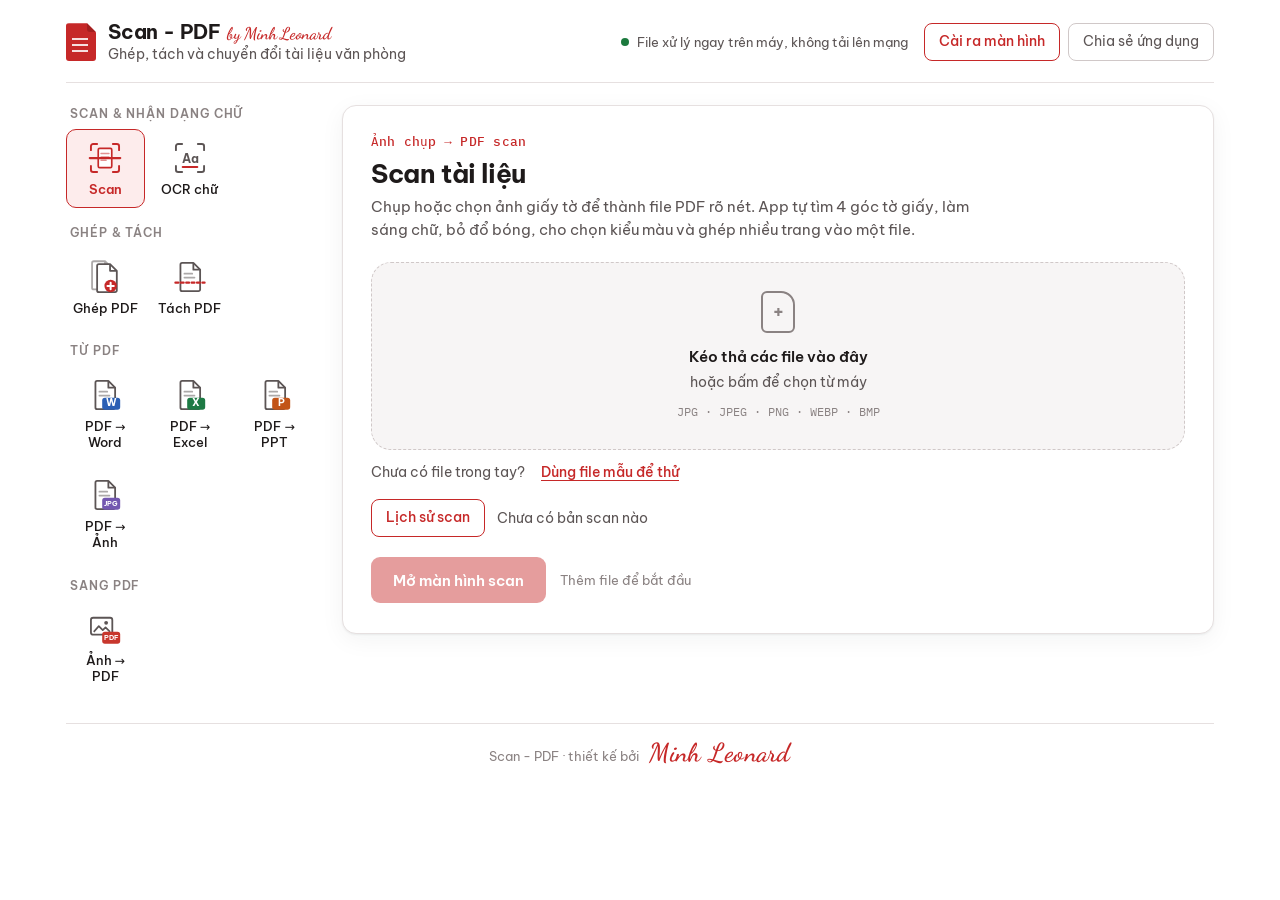
<file: xuong-pdf/index.html>
<!doctype html>
<html lang="vi">
<head>
<meta charset="utf-8">
<meta name="viewport" content="width=device-width,initial-scale=1,viewport-fit=cover">
<title>Scan - PDF</title>
<meta name="author" content="Minh Leonard">
<meta name="description" content="Ghép, tách, chuyển đổi PDF, scan giấy tờ và nhận dạng chữ tiếng Việt ngay trên máy, không tải file lên mạng.">
<meta name="theme-color" content="#FFFFFF">
<meta name="color-scheme" content="light only">
<link rel="manifest" href="manifest.json">
<link rel="icon" type="image/png" sizes="32x32" href="favicon-32.png">
<link rel="apple-touch-icon" href="apple-touch-icon.png">
<meta name="mobile-web-app-capable" content="yes">
<meta name="apple-mobile-web-app-capable" content="yes">
<meta name="apple-mobile-web-app-title" content="Scan - PDF">
<meta name="apple-mobile-web-app-status-bar-style" content="default">
<meta property="og:type" content="website">
<meta property="og:title" content="Scan - PDF">
<meta property="og:description" content="Ghép, tách, chuyển đổi PDF, scan giấy tờ và nhận dạng chữ tiếng Việt ngay trên máy, không tải file lên mạng.">
<meta property="og:image" content="icon-512.png">
<link rel="stylesheet" href="fonts.css">
<style>:root{color-scheme:light;padding-top:env(safe-area-inset-top,0px);padding-bottom:env(safe-area-inset-bottom,0px)}body{margin:0}img{max-width:100%}[hidden]{display:none!important}</style>
<style>
:root{color-scheme:light only}
/* Layout: a rail of tools grouped by job on the left, one working sheet on the right; the rail turns into a scrolling chip row on phones */
:root{
  --paper:#FFFFFF; --sheet:#FFFFFF; --sunk:#F7F5F5; --ink:#1E1A1A; --ink-2:#5C5555; --ink-3:#8A8282;
  --line:#E6E0E0; --line-2:#D0C8C8;
  --accent:#C62828; --accent-hover:#A31F1F; --accent-ink:#FFFFFF; --accent-soft:#FDECEC;
  --warn:#7E4D00; --warn-soft:#FAF0DA; --bad:#B3261E; --bad-soft:#FBE8E6; --ok:#1C7A3E;
  --c-pdf:#C8372D; --c-doc:#2B5FB4; --c-xls:#1D7A44; --c-ppt:#C25418; --c-img:#7357B0;
  --shadow:0 1px 2px rgba(23,32,42,.06), 0 6px 24px rgba(23,32,42,.05);
  --f-ui:"Be Vietnam Pro", system-ui, -apple-system, "Segoe UI", Roboto, Arial, sans-serif;
  --f-mono:"IBM Plex Mono", ui-monospace, "SFMono-Regular", Consolas, "Liberation Mono", monospace;
}
*{box-sizing:border-box}
body{background:var(--paper);color:var(--ink);font-family:var(--f-ui);font-size:15px;line-height:1.55;-webkit-font-smoothing:antialiased}
button,input,select{font:inherit;color:inherit}
:focus-visible{outline:2px solid var(--accent);outline-offset:2px}
.shell{max-width:1180px;margin:0 auto;padding-left:max(16px, env(safe-area-inset-left, 0px));padding-right:max(16px, env(safe-area-inset-right, 0px));padding-block:20px 56px}

/* masthead */
.masthead{display:flex;flex-wrap:wrap;gap:12px 24px;align-items:center;justify-content:space-between;padding-bottom:18px;border-bottom:1px solid var(--line)}
.brand{display:flex;gap:12px;align-items:center;min-width:0}
.mark{width:30px;height:38px;flex:none;position:relative;background:var(--accent);border-radius:3px 9px 3px 3px;clip-path:polygon(0 0,70% 0,100% 24%,100% 100%,0 100%)}
.mark::after{content:"";position:absolute;right:0;top:0;width:30%;height:24%;background:var(--accent-hover);border-bottom-left-radius:3px}
.mark::before{content:"";position:absolute;left:6px;right:8px;top:15px;height:2px;background:var(--accent-ink);box-shadow:0 6px 0 var(--accent-ink),0 12px 0 var(--accent-ink);opacity:.85}
.brand-name{font-weight:700;font-size:20px;letter-spacing:-.01em;line-height:1.15}
.brand-sub{color:var(--ink-2);font-size:13.5px}
.privacy{font-size:13px;color:var(--ink-2);display:flex;align-items:center;gap:8px}
.privacy::before{content:"";width:8px;height:8px;border-radius:50%;background:var(--ok);flex:none}

/* layout */
.layout{display:grid;grid-template-columns:248px minmax(0,1fr);gap:28px;margin-top:22px;align-items:start}
.rail{position:sticky;top:calc(env(safe-area-inset-top, 0px) + 16px);display:flex;flex-direction:column;gap:16px}
.group{display:flex;flex-direction:column;gap:6px}
.group-label{font-size:11.5px;font-weight:600;letter-spacing:.08em;text-transform:uppercase;color:var(--ink-3);padding:0 4px}
.tools{display:grid;grid-template-columns:repeat(3,minmax(0,1fr));gap:6px}
.tool{display:flex;flex-direction:column;align-items:center;gap:6px;min-width:0;text-align:center;background:none;border:1px solid transparent;border-radius:10px;padding:10px 4px 9px;cursor:pointer;color:var(--ink);position:relative}
.tool:hover{background:var(--sunk)}
.tool[aria-current="true"]{background:var(--accent-soft);border-color:var(--accent)}
.tool[aria-current="true"] .tool-name{color:var(--accent);font-weight:600}
.tool svg{width:36px;height:36px;color:var(--ink-2);flex:none;display:block}
.tool[aria-current="true"] svg{color:var(--accent)}
.tool-name{font-size:12.5px;font-weight:500;line-height:1.25;overflow-wrap:anywhere}
.tool .desk{position:absolute;top:6px;right:6px;width:7px;height:7px;border-radius:50%;background:var(--warn)}
.rail-note{font-size:12px;color:var(--ink-3);display:flex;gap:6px;align-items:center;padding:0 4px}
.rail-note::before{content:"";width:7px;height:7px;border-radius:50%;background:var(--warn);flex:none}
.ibtn.wide{width:auto;padding:0 10px;font-size:13px;font-weight:500;gap:6px;display:inline-flex;align-items:center}
.ibtn.wide svg{width:16px;height:16px;flex:none}
.ibtn.on{border-color:var(--accent);color:var(--accent);background:var(--accent-soft)}
.sheet-bd{position:fixed;inset:0;z-index:80;background:rgba(24,18,18,.5);display:flex;align-items:flex-end;justify-content:center}
.src-sheet{width:min(520px,100%);background:var(--sheet);border-radius:16px 16px 0 0;padding:12px 14px max(14px,env(safe-area-inset-bottom,0px));box-shadow:0 -8px 32px rgba(0,0,0,.25)}
.src-sheet h3{margin:4px 6px 8px;font-size:14px;font-weight:600;color:var(--ink-2)}
.src-opt{display:flex;align-items:center;gap:16px;width:100%;border:0;background:transparent;padding:14px 8px;border-radius:10px;font:inherit;font-size:16px;color:var(--ink);cursor:pointer;text-align:left}
.src-opt:active,.src-opt:hover{background:var(--accent-soft)}
.src-opt svg{width:26px;height:26px;color:var(--accent);flex:none}
.src-cancel{width:100%;margin-top:6px;height:46px;border:1px solid var(--line-2);border-radius:10px;background:transparent;font:inherit;font-size:15px;color:var(--ink-2);cursor:pointer}
body.ss-open{overflow:hidden}
.ss{position:fixed;inset:0;z-index:60;background:#131010;color:#f3efef;display:flex;flex-direction:column;height:100vh;height:100dvh;padding-top:env(safe-area-inset-top,0px);-webkit-user-select:none;user-select:none}
.ss button{font-family:inherit}
.ss-head{display:flex;align-items:center;gap:6px;padding:6px 8px;min-height:56px;width:100%;max-width:980px;margin:0 auto;flex:none}
.ss-ib{width:44px;height:44px;border:0;background:transparent;color:inherit;border-radius:50%;display:inline-flex;align-items:center;justify-content:center;cursor:pointer;flex:none;padding:0}
.ss-ib.sm{width:36px;height:36px}
.ss-ib svg{width:24px;height:24px}
.ss-ib:hover,.ss-ib:active{background:#2a2323}
.ss-ib:disabled{opacity:.3;cursor:default}
.ss-title{flex:1;min-width:0;font-size:18px;font-weight:600;line-height:1.2}
.ss-title small{display:block;font-size:12.5px;font-weight:400;color:#a99f9f;white-space:nowrap;overflow:hidden;text-overflow:ellipsis;margin-top:2px}
.ss-name{flex:1;min-width:0;background:transparent;border:0;border-bottom:1px dashed #6d6262;border-radius:0;color:#f3efef;font:inherit;font-size:16px;font-weight:500;padding:8px 2px;outline:0;-webkit-user-select:text;user-select:text}
.ss-name:focus{border-bottom-color:#ff6b62}
.ss-pager{display:flex;align-items:center;gap:0;font-size:14px;color:#d8d0d0;flex:none}
.ss-pager span{min-width:34px;text-align:center}
.ss-stage{position:relative;flex:1;min-height:0;width:100%;max-width:980px;margin:0 auto;display:flex;align-items:center;justify-content:center;padding:10px;overflow:hidden}
.ss-stage canvas{display:block}
.ss-crop canvas{touch-action:none;cursor:crosshair;border-radius:2px}
.ss-page canvas{background:#fff;box-shadow:0 6px 28px rgba(0,0,0,.55);border-radius:2px}
.ss-bottom{width:100%;max-width:980px;margin:0 auto;padding:4px 8px max(10px,env(safe-area-inset-bottom,0px));flex:none}
.ss-bar{display:flex;gap:2px;align-items:stretch}
.ss-act{flex:1 1 0;min-width:0;display:flex;flex-direction:column;align-items:center;justify-content:center;gap:5px;padding:9px 2px;border:0;background:transparent;color:#e9e3e3;font-size:12.5px;line-height:1.15;border-radius:10px;cursor:pointer;text-align:center;touch-action:manipulation}
.ss-act span{max-width:100%}
.ss-act svg{width:24px;height:24px}
.ss-act:hover,.ss-act:active{background:#2a2323}
.ss-act.on{color:#ff7a70}
.ss-act.primary{flex:1.25 1 0;background:#C62828;color:#fff;font-weight:600}
.ss-act.primary:hover,.ss-act.primary:active{background:#b02222}
.ss-act:disabled{opacity:.4}
.ss-filters{display:flex;gap:8px;overflow-x:auto;padding:6px 2px 8px;scrollbar-width:none}
.ss-filter:first-child{margin-left:auto}.ss-filter:last-child{margin-right:auto}
.ss-filters::-webkit-scrollbar{display:none}
.ss-filter{flex:0 0 auto;width:78px;border:2px solid transparent;border-radius:16px;background:#1f1919;color:#d8d0d0;font-size:12.5px;line-height:1.15;padding:0 2px 6px;cursor:pointer;display:flex;flex-direction:column;align-items:center;gap:3px;overflow:hidden}
.ss-th{display:block;width:100%;height:78px;background:#fff;overflow:hidden;border-radius:0 0 0 0}
.ss-th canvas{display:block;width:100%;height:100%;object-fit:cover;object-position:top}
.ss-filter.on{border-color:#ff5a50;color:#fff;font-weight:600}
.ss-save{width:100%;height:50px;margin-top:8px;border:0;border-radius:12px;background:#C62828;color:#fff;font-size:16px;font-weight:600;display:flex;align-items:center;justify-content:center;gap:10px;cursor:pointer}
.ss-save svg{width:22px;height:22px}
.ss-save:active{background:#a82020}
.ss-busy{position:absolute;inset:0;display:none;align-items:flex-end;justify-content:center;background:rgba(19,16,16,.16);overflow:hidden;z-index:3;text-align:center;padding:0 20px 18px;pointer-events:auto}
.ss-busy::before,.ss-busy::after{content:"";position:absolute;top:-8%;bottom:-8%;left:0;width:62%;pointer-events:none;will-change:transform;
  background:linear-gradient(100deg,rgba(255,255,255,0) 0%,rgba(255,255,255,.10) 28%,rgba(255,255,255,.30) 50%,rgba(255,255,255,.10) 72%,rgba(255,255,255,0) 100%);
  filter:blur(6px);transform:translateX(-120%) skewX(-14deg);animation:ssWave 2.4s cubic-bezier(.45,.05,.55,.95) infinite}
.ss-busy::after{width:36%;opacity:.7;animation-duration:3.1s;animation-delay:.7s}
@keyframes ssWave{0%{transform:translateX(-120%) skewX(-14deg)}100%{transform:translateX(300%) skewX(-14deg)}}
.ss-busy-t{position:relative;z-index:1;max-width:100%;padding:8px 16px;border-radius:999px;background:rgba(20,15,15,.74);color:#f3efef;font-size:13.5px;line-height:1.35;box-shadow:0 2px 14px rgba(0,0,0,.3);animation:ssPulse 2.4s ease-in-out infinite}
@keyframes ssPulse{0%,100%{opacity:.86}50%{opacity:1}}
.ss-ph,.ss-hold{display:block;max-width:100%;max-height:100%;object-fit:contain;border-radius:2px;box-shadow:0 2px 16px rgba(0,0,0,.35)}
@media (prefers-reduced-motion:reduce){.ss-busy::before,.ss-busy::after,.ss-busy-t{animation:none}.ss-busy::before{transform:translateX(60%) skewX(-14deg)}.ss-busy::after{display:none}}
.ss-loupe{position:absolute;width:112px;height:112px;border-radius:50%;border:3px solid #ff5a50;background:#fff;box-shadow:0 2px 12px rgba(0,0,0,.5);pointer-events:none;display:none;overflow:hidden;z-index:2}
.ss-loupe canvas{display:block;width:100%;height:100%;cursor:default}
.ss-dlg{position:absolute;inset:0;z-index:20;background:rgba(10,7,7,.7);display:flex;align-items:center;justify-content:center;padding:16px}
.ss-dbox{width:100%;max-width:420px;background:#1f1919;border:1px solid #3a3030;border-radius:14px;padding:18px 18px 14px;-webkit-user-select:text;user-select:text}
.ss-dbox h3{margin:0 0 12px;font-size:18px;font-weight:600}
.ss-dbox label{display:block;font-size:13px;color:#a99f9f;margin-bottom:2px}
.ss-drow{display:flex;align-items:baseline;gap:6px;margin-bottom:16px}
.ss-drow span{color:#a99f9f;font-size:16px}
.ss-dbtn{display:flex;gap:10px;justify-content:flex-end}
.ss-dbtn button{min-width:92px;height:44px;border:0;border-radius:10px;font-size:15px;font-weight:600;cursor:pointer;background:#2a2323;color:#f3efef}
.ss-dbtn .ss-dyes{background:#C62828;color:#fff}
.ss-fe{font-size:10.5px;color:#8f8585;font-weight:400}
.ss-filter.on .ss-fe{color:#ffb4ae}
.ss-result{align-items:flex-start;overflow-y:auto;-webkit-overflow-scrolling:touch}
.ss-grid{display:grid;grid-template-columns:repeat(auto-fill,minmax(118px,1fr));gap:12px;width:100%;padding:2px 0 10px;align-content:start}
.ss-tile{position:relative;display:flex;flex-direction:column;align-items:center;gap:6px;padding:8px 8px 7px;border:1px solid #2f2727;background:#1c1616;color:#d8d0d0;border-radius:18px;cursor:pointer;font-size:12.5px;touch-action:manipulation}
.ss-tile:active{background:#2a2323}
.ss-tc{display:flex;align-items:center;justify-content:center;width:100%;aspect-ratio:210/297;background:#fff;border-radius:6px 20px 6px 6px;color:#999;overflow:hidden}
.ss-tc canvas{display:block;width:100%;height:100%;object-fit:contain}
.ss-mv{position:absolute;bottom:7px;width:34px;height:30px;border:0;border-radius:8px;background:#2a2323;color:#f3efef;display:inline-flex;align-items:center;justify-content:center;cursor:pointer;padding:0}
.ss-mv.l{left:8px}.ss-mv.r{right:8px}.ss-mv svg{width:18px;height:18px}.ss-mv:disabled{opacity:.28;cursor:default}.ss-mv:not(:disabled):active{background:#4a3a3a}
.ss-tile .ss-tl{min-height:22px;display:flex;align-items:center}
.ss-tile{-webkit-touch-callout:none}
.ss-ghost{position:fixed;z-index:30;margin:0;pointer-events:none;opacity:.94;transform:scale(1.06);box-shadow:0 10px 30px rgba(0,0,0,.6);border-color:#ff5a50}
.ss-dragging{opacity:.25}
.ss-draghint{grid-column:1/-1;text-align:center;font-size:12.5px;color:#8f8585;padding:2px 0 8px}
.ss-actions{display:flex;gap:10px;margin-top:8px}.ss-actions .ss-save{margin-top:0;flex:1.4;width:auto}
.ss-preview{flex:1;height:50px;border:1px solid #5a4d4d;border-radius:12px;background:transparent;color:#f3efef;font-size:16px;font-weight:600;display:flex;align-items:center;justify-content:center;gap:8px;cursor:pointer}
.ss-preview svg{width:21px;height:21px}.ss-preview:active{background:#2a2323}
.pv-backdrop.over{z-index:70}
.ss-del{position:absolute;top:12px;right:12px;width:32px;height:32px;border:0;border-radius:50%;background:rgba(19,16,16,.78);color:#fff;display:inline-flex;align-items:center;justify-content:center;cursor:pointer;padding:0}
.ss-del svg{width:18px;height:18px}
.ss-addtile{justify-content:center;border:2px dashed #5a4d4d;background:transparent;color:#ff8a82;min-height:150px;font-weight:600;font-size:14px}
.ss-addtile svg{width:30px;height:30px}
@media (max-height:640px){.ss-th{height:56px}.ss-filter{width:68px}.ss-act{padding:6px 2px}}

/* sheet */
.sheet{background:var(--sheet);border:1px solid var(--line);border-radius:14px;box-shadow:var(--shadow);padding:26px 28px 30px;display:flex;flex-direction:column;gap:20px;min-width:0}
.tool-head{display:flex;flex-direction:column;gap:6px}
.conv{font-family:var(--f-mono);font-size:12.5px;color:var(--accent);font-weight:500;letter-spacing:.02em}
h1{font-size:26px;line-height:1.2;margin:0;letter-spacing:-.015em;text-wrap:balance}
.lead{margin:0;color:var(--ink-2);max-width:62ch}

.drop{display:flex;flex-direction:column;align-items:center;justify-content:center;gap:4px;text-align:center;border:1.5px dashed var(--line-2);background:var(--sunk);border-radius:20px;padding:28px 16px;cursor:pointer;transition:border-color .15s,background .15s}
.drop:hover{border-color:var(--accent)}
.drop.over{border-color:var(--accent);background:var(--accent-soft)}
.drop-doc{width:34px;height:42px;border:2.5px solid var(--ink-3);border-radius:6px 14px 6px 6px;margin-bottom:8px;position:relative}
.drop-doc::after{content:"+";position:absolute;inset:0;display:grid;place-items:center;font-weight:600;font-size:20px;color:var(--ink-3)}
.drop strong{font-weight:600}
.drop .muted{color:var(--ink-2);font-size:13.5px}
.drop .exts{font-family:var(--f-mono);font-size:12px;color:var(--ink-3);margin-top:6px}
.hist-row-bar{display:flex;flex-wrap:wrap;gap:8px 12px;align-items:center;margin-top:-4px}
.hist-row-bar #histInfo{font-size:13.5px;color:var(--ink-2)}
.hist-row-bar #histInfo.warn{color:var(--accent);font-weight:600}
.hist-bd{position:fixed;inset:0;z-index:30;background:rgba(24,18,18,.5);display:flex;align-items:center;justify-content:center;padding:16px}
.hist-box{width:min(640px,100%);max-height:min(88vh,100%);display:flex;flex-direction:column;background:var(--sheet);border-radius:14px;box-shadow:0 12px 48px rgba(0,0,0,.28);overflow:hidden}
.hist-head{display:flex;align-items:center;justify-content:space-between;padding:14px 16px 6px}
.hist-head h2{margin:0;font-size:18px}
.hist-tabs{display:flex;gap:4px;padding:0 12px;border-bottom:1px solid var(--line)}
.hist-tab{border:0;background:transparent;padding:10px 10px;font-size:14px;color:var(--ink-2);cursor:pointer;border-bottom:2px solid transparent;margin-bottom:-1px}
.hist-tab[aria-selected=true]{color:var(--accent);border-bottom-color:var(--accent);font-weight:600}
.hist-body{overflow-y:auto;padding:10px 12px;display:flex;flex-direction:column;gap:8px;min-height:120px}
.hist-row{display:grid;grid-template-columns:auto minmax(0,1fr) auto;gap:12px;align-items:center;padding:8px 10px;background:var(--sunk);border-radius:16px}
.hist-row.click{cursor:pointer}
.hist-th{width:44px;height:58px;object-fit:cover;object-position:top;background:#fff;border:1.5px solid var(--line-2);border-radius:5px 14px 5px 5px;display:flex;align-items:center;justify-content:center;font-size:11px;color:var(--ink-3)}
.hist-name{font-weight:600;overflow:hidden;text-overflow:ellipsis;white-space:nowrap}
.hist-meta{font-size:12.5px;color:var(--ink-2)}
.hist-btns{display:flex;gap:6px;flex-wrap:wrap;justify-content:flex-end}
.hist-btns button,.hist-foot button{min-height:38px;padding:0 12px}
.hist-empty{margin:18px 6px;color:var(--ink-2);text-align:center}
.hist-foot{display:flex;justify-content:center;padding-top:4px}
.hist-note{margin:0;padding:8px 16px 14px;font-size:12px;color:var(--ink-3)}
@media (max-width:520px){.hist-row{grid-template-columns:auto minmax(0,1fr)}.hist-btns{grid-column:1/-1;justify-content:stretch}.hist-btns button{flex:1}}
.sample-row{display:flex;flex-wrap:wrap;gap:8px 16px;align-items:center;font-size:13.5px;color:var(--ink-2);margin-top:-8px}
.linkbtn{background:none;border:0;padding:0;color:var(--accent);font-weight:500;cursor:pointer;text-decoration:underline;text-underline-offset:3px}
.linkbtn:hover{color:var(--accent-hover)}


.fthumb{display:block;width:100%;height:100%;object-fit:cover;object-position:top;background:#fff}
.files{list-style:none;margin:0;padding:14px;display:grid;grid-template-columns:repeat(auto-fill,112px);justify-content:start;gap:16px 14px;border:1px solid var(--line);border-radius:18px;background:var(--sheet)}
.files:empty{display:none}
.frow{display:flex;flex-direction:column;gap:8px;min-width:0}
.fprev{position:relative;aspect-ratio:3/4;border:2px solid var(--line-2);border-radius:7px 24px 7px 7px;background:var(--sunk);overflow:hidden;display:grid;place-items:center;box-shadow:0 2px 8px rgba(40,25,25,.08)}
.fprev.loading::after{content:"";position:absolute;top:-6%;bottom:-6%;left:0;width:60%;pointer-events:none;background:linear-gradient(100deg,rgba(255,255,255,0),rgba(255,255,255,.55),rgba(255,255,255,0));filter:blur(6px);transform:translateX(-120%) skewX(-14deg);animation:fWave 2.2s cubic-bezier(.45,.05,.55,.95) infinite}
@keyframes fWave{to{transform:translateX(300%) skewX(-14deg)}}
@media (prefers-reduced-motion:reduce){.fprev.loading::after{animation:none}}
.fext{font-family:var(--f-mono);font-size:13px;color:var(--ink-3);letter-spacing:.04em}
.fprev.err{border-color:var(--bad)}
.fidx{position:absolute;bottom:6px;left:6px;min-width:20px;height:20px;padding:0 5px;border-radius:10px;background:rgba(20,16,16,.72);color:#fff;font-family:var(--f-mono);font-size:11px;display:grid;place-items:center}
.fctl{position:absolute;top:5px;left:5px;display:flex;gap:3px}
.fctl .ibtn{width:22px;height:22px;border-radius:50%;font-size:13px;background:rgba(255,255,255,.94);border-color:rgba(0,0,0,.10)}
.fmain{min-width:0;display:flex;flex-direction:column;gap:2px;text-align:center;align-items:center}
.fname{font-weight:500;overflow-wrap:anywhere;line-height:1.3;font-size:12.5px;display:-webkit-box;-webkit-line-clamp:2;-webkit-box-orient:vertical;overflow:hidden}
.fmeta{font-family:var(--f-mono);font-size:10.5px;color:var(--ink-3)}
.fmeta .err{color:var(--bad)}
.frange{display:flex;flex-direction:column;align-items:stretch;gap:3px;margin-top:4px;font-size:12px;color:var(--ink-2);width:100%}
.frange input{width:100%;height:28px;padding:0 8px;border:1px solid var(--line-2);border-radius:10px;background:var(--sheet);font-size:13px}
.ibtn{width:32px;height:32px;display:grid;place-items:center;border:1px solid var(--line);border-radius:7px;background:var(--sheet);cursor:pointer;font-size:15px;line-height:1;color:var(--ink-2)}
.ibtn:hover:not(:disabled){border-color:var(--line-2);color:var(--ink)}
.ibtn:disabled{opacity:.35;cursor:default}

.frow{-webkit-touch-callout:none;-webkit-user-select:none;user-select:none}
.frow.fdragging{opacity:.28}
.fdrag-ghost{position:fixed;z-index:80;margin:0;pointer-events:none;opacity:.95;transform:scale(1.06);filter:drop-shadow(0 10px 18px rgba(0,0,0,.32))}
.fhint{grid-column:1/-1;font-size:12px;color:var(--ink-3);margin:-4px 0 0}
.frow input{-webkit-user-select:text;user-select:text}

.extra:empty{display:none}
.extra h3,.opts-title{font-size:13px;font-weight:600;margin:0 0 8px;color:var(--ink-2);letter-spacing:.01em}
.thumbs{display:grid;grid-template-columns:repeat(auto-fill,minmax(82px,1fr));gap:10px;max-height:420px;overflow:auto;padding:2px}
.thumb{display:flex;flex-direction:column;align-items:center;gap:4px;background:none;border:0;padding:0;cursor:pointer;color:var(--ink-2)}
.thumb .pg{width:100%;aspect-ratio:var(--ar,0.707);max-width:100%;background:var(--sunk);border:1.5px solid var(--line-2);border-radius:4px 14px 4px 4px;overflow:hidden;display:grid;place-items:center;position:relative}
.thumb canvas{width:100%;height:100%;display:block;object-fit:contain;background:#fff}
.thumb .num{font-family:var(--f-mono);font-size:11.5px}
.thumb[aria-pressed="true"] .pg{outline:2.5px solid var(--accent);outline-offset:1px}
.thumb[aria-pressed="true"] .num{color:var(--accent);font-weight:600}
.sheetpick{display:flex;flex-wrap:wrap;gap:8px 18px}

.opts{display:grid;grid-template-columns:repeat(auto-fit,minmax(220px,1fr));gap:14px 18px;margin:0;padding:0;border:0}
.opts:empty{display:none}
.field{display:flex;flex-direction:column;gap:5px;min-width:0}
.field[hidden]{display:none}
.field > span{font-size:13px;font-weight:500;color:var(--ink-2)}
.field small{font-size:12px;color:var(--ink-3);line-height:1.4}
.field select,.field input[type=text],.field input[type=number]{height:40px;padding:0 10px;border:1px solid var(--line-2);border-radius:8px;background:var(--sheet);width:100%;min-width:0}
.check{flex-direction:row;align-items:flex-start;gap:9px;padding-top:4px}
.check input{width:18px;height:18px;margin:2px 0 0;accent-color:var(--accent);flex:none}
.check > span{font-weight:400;color:var(--ink)}

.actions{display:flex;flex-wrap:wrap;gap:10px 14px;align-items:center}
.primary{height:46px;padding:0 22px;border:0;border-radius:9px;background:var(--accent);color:var(--accent-ink);font-weight:600;cursor:pointer;font-size:15px}
.primary:hover:not(:disabled){background:var(--accent-hover)}
.primary:disabled{opacity:.45;cursor:not-allowed}
.secondary{height:38px;padding:0 14px;border:1px solid var(--accent);border-radius:8px;background:transparent;color:var(--accent);font-weight:500;cursor:pointer;font-size:14px}
.secondary:hover{background:var(--accent-soft)}
.ghost{height:38px;padding:0 14px;border:1px solid var(--line-2);border-radius:8px;background:transparent;color:var(--ink-2);cursor:pointer;font-size:14px}
.hint{font-size:13px;color:var(--ink-3)}

.progress{display:flex;flex-direction:column;gap:8px}
.progress[hidden]{display:none}
.bar{height:6px;background:var(--sunk);border-radius:6px;overflow:hidden}
.bar i{display:block;height:100%;width:0;background:var(--accent);border-radius:6px;transition:width .25s ease}
.ptext{font-size:13.5px;color:var(--ink-2);display:flex;justify-content:space-between;gap:12px;flex-wrap:wrap}
.ptext .pct{font-family:var(--f-mono);font-variant-numeric:tabular-nums}

.error{background:var(--bad-soft);color:var(--ink);border-radius:10px;padding:12px 14px;font-size:14px}
.error b{color:var(--bad)}
.error[hidden]{display:none}

.results{display:flex;flex-direction:column;gap:10px;border-top:1px solid var(--line);padding-top:18px}
.results[hidden]{display:none}
.results-head{display:flex;flex-wrap:wrap;gap:8px 12px;align-items:center;justify-content:space-between}
.results h2{font-size:16px;margin:0}
.rlist{list-style:none;margin:0;padding:0;display:flex;flex-direction:column;gap:8px}
.rrow{display:grid;grid-template-columns:auto minmax(0,1fr) auto;gap:12px;align-items:center;padding:10px 12px;background:var(--sunk);border-radius:10px}
.ext{font-family:var(--f-mono);font-size:11px;font-weight:500;letter-spacing:.04em;padding:4px 6px;border-radius:5px;background:var(--sheet);border:1px solid var(--line-2);color:var(--ink-2);min-width:44px;text-align:center}
.ext.pdf{color:var(--c-pdf);border-color:currentColor}
.ext.docx{color:var(--c-doc);border-color:currentColor}
.ext.xlsx{color:var(--c-xls);border-color:currentColor}
.ext.pptx{color:var(--c-ppt);border-color:currentColor}
.ext.zip,.ext.png,.ext.jpg{color:var(--ink-2)}
.rname{font-weight:500;overflow-wrap:anywhere;line-height:1.35}
.rmeta{font-family:var(--f-mono);font-size:12px;color:var(--ink-3)}
.rprev,.pv-img{background-image:repeating-conic-gradient(#e9e4e4 0 25%,#fff 0 50%);background-size:14px 14px}
.rprev{display:block;max-height:64px;max-width:100%;margin-top:6px;border:1px solid var(--line);border-radius:3px;background:#fff}
.rinfo{font-size:13px;color:var(--ink-2)}

.desk-panel{background:var(--sunk);border-radius:12px;padding:18px;display:flex;flex-direction:column;gap:10px}
.desk-panel h3{margin:0;font-size:15px}
.desk-panel p{margin:0;color:var(--ink-2);max-width:65ch}


.savedbar{position:fixed;left:50%;bottom:calc(20px + env(safe-area-inset-bottom, 0px));transform:translateX(-50%) translateY(24px);z-index:2147483000;display:flex;align-items:center;gap:10px;background:var(--ink);color:var(--paper);padding:10px 10px 10px 16px;border-radius:12px;font-size:14px;max-width:calc(100% - 24px);width:max-content;opacity:0;pointer-events:none;transition:opacity .2s,transform .2s;box-shadow:0 6px 24px rgba(0,0,0,.28)}
.savedbar.show{opacity:1;transform:translateX(-50%) translateY(0);pointer-events:auto}
.savedbar .sv-txt{min-width:0;line-height:1.3}.savedbar .sv-txt b{display:block;font-weight:600}.savedbar .sv-txt span{display:block;font-size:12.5px;opacity:.78;overflow:hidden;text-overflow:ellipsis;white-space:nowrap;max-width:46vw}
.savedbar button{border:0;border-radius:8px;padding:8px 14px;font:inherit;font-weight:600;cursor:pointer;background:var(--paper);color:var(--ink);white-space:nowrap}
.savedbar button.sv-x{background:transparent;color:inherit;padding:8px 10px;font-size:18px;line-height:1;opacity:.8}
.toast{position:fixed;z-index:2147483000;left:50%;bottom:calc(20px + env(safe-area-inset-bottom, 0px));transform:translateX(-50%) translateY(20px);background:var(--ink);color:var(--paper);padding:10px 16px;border-radius:9px;font-size:14px;opacity:0;pointer-events:none;transition:opacity .2s,transform .2s;max-width:calc(100% - 32px)}
.toast.show{opacity:1;transform:translateX(-50%) translateY(0)}
#stage{position:absolute;left:-40000px;top:0;background:#fff;color:#000}

@media (max-width:860px){
  .layout{grid-template-columns:minmax(0,1fr);gap:16px;margin-top:16px}
  .rail{position:static;display:grid;grid-template-columns:repeat(4,minmax(0,1fr));gap:6px}
  .group,.tools{display:contents}
  .group-label{display:none}
  .rail-note{grid-column:1 / -1}
  .tool{background:var(--sheet);border-color:var(--line);padding:9px 2px 8px}
  .tool svg{width:32px;height:32px}
  .tool-name{font-size:11.5px}
  .sheet{padding:20px 16px 24px;border-radius:12px}
  h1{font-size:22px}
}
@media (max-width:480px){
  .files{grid-template-columns:repeat(3,minmax(0,1fr));justify-content:stretch;gap:14px 10px;padding:12px}
  .rrow{grid-template-columns:minmax(0,1fr) auto}
  .rrow .ext{display:none}
  .primary{width:100%}
}

.credit{margin-top:28px;padding-top:16px;border-top:1px solid var(--line);display:flex;flex-wrap:wrap;gap:4px 10px;align-items:baseline;justify-content:center;color:var(--ink-3);font-size:13px}
.credit .sig{font-family:"Dancing Script","Segoe Script","Brush Script MT",cursive;font-weight:600;font-size:26px;line-height:1;color:var(--accent);letter-spacing:.01em}
.brand-by{font-family:"Dancing Script","Segoe Script","Brush Script MT",cursive;font-weight:600;font-size:17px;color:var(--accent);margin-left:6px;white-space:nowrap}

.rrow{cursor:pointer;transition:background .12s}
.rrow:hover{background:var(--accent-soft)}
.rrow:focus-visible{outline:2px solid var(--accent);outline-offset:2px}
.rhint{color:var(--accent);font-family:var(--f-ui)}
body.pv-open{overflow:hidden}
.pv-backdrop{position:fixed;inset:0;z-index:40;background:rgba(24,18,18,.55);display:flex;align-items:center;justify-content:center;padding:max(16px,env(safe-area-inset-top,0px)) max(16px,env(safe-area-inset-right,0px)) max(16px,env(safe-area-inset-bottom,0px)) max(16px,env(safe-area-inset-left,0px))}
.pv-dialog{background:var(--sheet);border-radius:14px;box-shadow:0 12px 48px rgba(0,0,0,.28);width:min(980px,100%);height:min(92vh,100%);display:flex;flex-direction:column;overflow:hidden}
.pv-head{display:flex;gap:10px;align-items:center;justify-content:space-between;padding:12px 14px;border-bottom:1px solid var(--line)}
.pv-title{display:flex;gap:10px;align-items:center;min-width:0}
.pv-name{min-width:0}
.pv-actions{display:flex;gap:8px;align-items:center;flex:none}
.pv-save{height:38px;padding:0 16px;font-size:14px}
.pv-body{flex:1;min-height:0;overflow:auto;background:var(--sunk);padding:16px;display:flex;flex-direction:column;align-items:center;gap:10px;-webkit-overflow-scrolling:touch;overscroll-behavior:contain}
.pv-page{background:#fff;box-shadow:0 1px 4px rgba(0,0,0,.16);width:100%;max-width:820px;flex:none}
.pv-page canvas,.pv-page img{display:block;width:100%;height:auto}
.pv-img{display:block;max-width:100%;height:auto;background:#fff;box-shadow:0 1px 4px rgba(0,0,0,.16)}
.pv-label{font-family:var(--f-mono);font-size:11.5px;color:var(--ink-3);margin-bottom:6px;flex:none}
.pv-status{color:var(--ink-2);padding:32px 0;text-align:center}
.pv-tabs{display:flex;gap:6px;flex-wrap:wrap;align-self:stretch;flex:none}
.pv-tab{border:1px solid var(--line-2);background:var(--sheet);border-radius:999px;padding:4px 12px;font-size:13px;cursor:pointer}
.pv-tab[aria-selected="true"]{background:var(--accent);border-color:var(--accent);color:var(--accent-ink)}
.pv-table{overflow:auto;align-self:stretch;background:#fff;border:1px solid var(--line);flex:1 1 auto;min-height:120px}
.pv-table table{border-collapse:collapse;font-size:13px;font-variant-numeric:tabular-nums;color:#1E1A1A}
.pv-table td,.pv-table th{border:1px solid #E6E0E0;padding:4px 8px;white-space:nowrap;text-align:left;max-width:26ch;overflow:hidden;text-overflow:ellipsis}
.pv-note{font-size:12.5px;color:var(--ink-3);align-self:stretch;flex:none}
.pv-docx{align-self:stretch;overflow:visible}
@media (max-width:640px){.pv-backdrop{padding:0}.pv-dialog{border-radius:0;width:100%;height:100%;padding-top:env(safe-area-inset-top,0px);padding-bottom:env(safe-area-inset-bottom,0px)}.pv-body{padding:10px}.pv-save{padding:0 12px}.pv-head{padding:10px 12px}}
@media (prefers-reduced-motion:reduce){*{transition:none!important}}

.head-actions{display:flex;flex-wrap:wrap;gap:10px 16px;align-items:center;justify-content:flex-end}
.app-actions{display:flex;flex-wrap:wrap;gap:8px}
.net{font-size:12.5px;color:var(--warn);background:var(--warn-soft);border-radius:999px;padding:3px 10px}
.install-help{margin-top:14px;background:var(--sheet);border:1px solid var(--line);border-radius:12px;padding:16px 18px;display:grid;grid-template-columns:repeat(auto-fit,minmax(220px,1fr));gap:14px 22px}
.install-help h3{margin:0 0 6px;font-size:14px}
.install-help ol{margin:0;padding-left:18px;color:var(--ink-2);font-size:13.5px}
.install-help .offline{grid-column:1 / -1;display:flex;flex-wrap:wrap;gap:8px 14px;align-items:center;border-top:1px solid var(--line);padding-top:12px;font-size:13.5px;color:var(--ink-2)}
.rbtns{display:flex;gap:6px;flex-wrap:wrap;justify-content:flex-end}
@media (max-width:640px){.head-actions{justify-content:flex-start}}
.update-bar{position:fixed;left:50%;transform:translateX(-50%);top:calc(12px + env(safe-area-inset-top, 0px));z-index:20;background:var(--ink);color:var(--paper);border-radius:10px;padding:8px 10px 8px 14px;display:flex;gap:12px;align-items:center;font-size:14px;box-shadow:var(--shadow);max-width:calc(100% - 32px)}
.update-bar button{background:var(--accent);color:var(--accent-ink);border:0;border-radius:7px;padding:6px 12px;font-weight:600;cursor:pointer}
</style>
</head>
<body>
<div class="shell">
  <header class="masthead">
    <div class="brand">
      <span class="mark" aria-hidden="true"></span>
      <div>
        <div class="brand-name">Scan - PDF<span class="brand-by">by Minh Leonard</span></div>
        <div class="brand-sub">Ghép, tách và chuyển đổi tài liệu văn phòng</div>
      </div>
    </div>
    <div class="head-actions">
      <span class="net" id="netBadge" hidden>Đang mất mạng · các công cụ đã tải vẫn dùng được</span>
      <div class="privacy">File xử lý ngay trên máy, không tải lên mạng</div>
      <div class="app-actions">
        <button type="button" class="secondary" id="installBtn">Cài ra màn hình</button>
        <button type="button" class="ghost" id="shareAppBtn">Chia sẻ ứng dụng</button>
      </div>
    </div>
  </header>
  <section class="install-help" id="installHelp" hidden aria-label="Cách cài ứng dụng">
    <div><h3>iPhone, iPad (Safari)</h3><ol><li>Bấm nút Chia sẻ (ô vuông có mũi tên lên)</li><li>Chọn "Thêm vào MH chính"</li><li>Bấm "Thêm"</li></ol></div>
    <div><h3>Điện thoại Android (Chrome)</h3><ol><li>Bấm nút ⋮ góc trên bên phải</li><li>Chọn "Cài đặt ứng dụng" hoặc "Thêm vào màn hình chính"</li></ol></div>
    <div><h3>Máy tính (Chrome, Edge)</h3><ol><li>Bấm biểu tượng cài đặt ở cuối thanh địa chỉ</li><li>Chọn "Cài đặt"</li></ol></div>
    <div class="offline"><button type="button" class="secondary" id="offlineBtn">Tải sẵn để dùng khi mất mạng</button><span id="offlineText">Khoảng 13 MB, gồm cả bộ nhận dạng chữ tiếng Việt.</span></div>
  </section>

  <div class="layout">
    <nav class="rail" id="rail" aria-label="Công cụ"></nav>

    <main class="sheet" id="sheet">
      <div class="tool-head">
        <div class="conv" id="tConv"></div>
        <h1 id="tName"></h1>
        <p class="lead" id="tDesc"></p>
      </div>

      <div id="workArea">
        <label class="drop" id="drop" for="fileInput">
          <span class="drop-doc" aria-hidden="true"></span>
          <strong id="dropTitle">Kéo thả file vào đây</strong>
          <span class="muted">hoặc bấm để chọn từ máy</span>
          <span class="exts" id="dropExts"></span>
          <input type="file" id="fileInput" hidden>
        </label>
      </div>
      <input type="file" id="camInput" accept="image/*" capture="environment" hidden>
      <input type="file" id="libInput" accept="image/*" multiple hidden>
      <div class="sample-row" id="sampleRow">
        <span>Chưa có file trong tay?</span>
        <button type="button" class="linkbtn" id="sampleBtn">Dùng file mẫu để thử</button>
      </div>
      <div class="hist-row-bar" id="histRow" hidden><button type="button" class="secondary" id="histBtn">Lịch sử scan</button><span id="histInfo"></span></div>

      <ul class="files" id="fileList"></ul>
      <div class="extra" id="extra"></div>
      <fieldset class="opts" id="opts"></fieldset>

      <div class="actions" id="actions">
        <button type="button" class="primary" id="runBtn" disabled>Bắt đầu</button>
        <button type="button" class="ghost" id="stopBtn" hidden>Dừng</button>
        <span class="hint" id="runHint">Thêm file để bắt đầu</span>
      </div>

      <div class="progress" id="progress" hidden>
        <div class="bar"><i id="barFill"></i></div>
        <div class="ptext"><span id="pText">Đang chuẩn bị</span><span class="pct" id="pPct">0%</span></div>
      </div>
      <div class="error" id="errorBox" hidden></div>

      <section class="results" id="results" hidden>
        <div class="results-head">
          <h2>Kết quả</h2>
          <button type="button" class="secondary" id="zipBtn" hidden>Lưu tất cả (.zip)</button>
        </div>
        <div class="rinfo" id="rInfo"></div>
        <ul class="rlist" id="rList"></ul>
      </section>

    </main>
  </div>
  <footer class="credit"><span>Scan - PDF · thiết kế bởi</span><span class="sig">Minh Leonard</span></footer>
  <div class="toast" id="toast" role="status" aria-live="polite"></div>
  <div class="savedbar" id="savedBar" role="status" aria-live="polite"></div>
</div>
<div id="stage" aria-hidden="true"></div>
<div class="update-bar" id="updateBar" hidden role="status"><span>Đã có bản mới của Scan - PDF.</span><button type="button" id="reloadBtn">Tải lại</button></div>

<script>
(() => {
'use strict';

/* ---------- libraries, loaded only when a tool needs them ---------- */
const CDN = {
  pdflib: 'pdf-lib.min.js',
  pdfjs: 'pdf.min.js',
  pdfjsWorker: 'pdf.worker.min.js',
  fontkit: 'fontkit.umd.min.js',
  jszip: 'jszip.min.js',
  xlsx: 'xlsx.full.min.js',
  pptx: 'pptxgen.bundle.js',
  docxPreview: 'docx-preview.min.js',
  h2c: 'html2canvas.min.js',
  tess: 'tesseract.min.js',
};
const ASSET = {
  font: ['Tinos-Regular.ttf'],
  fontBold: ['Tinos-Bold.ttf'],
};

class UserError extends Error {}
class Cancelled extends Error {}

const scripts = {};
function loadScript(url) {
  if (!scripts[url]) {
    scripts[url] = new Promise((resolve, reject) => {
      const s = document.createElement('script');
      s.src = url;
      s.onload = () => resolve();
      s.onerror = () => { delete scripts[url]; reject(new UserError('Không tải được thư viện xử lý. Kiểm tra kết nối mạng rồi thử lại.')); };
      document.head.appendChild(s);
    });
  }
  return scripts[url];
}
async function need(...names) {
  for (const n of names) {
    if (n === 'pdfjs') {
      await loadScript(CDN.pdfjs);
      await loadScript(CDN.pdfjsWorker);
      window.pdfjsLib.GlobalWorkerOptions.workerSrc = CDN.pdfjsWorker;
    } else if (n === 'docxPreview') {
      await loadScript(CDN.jszip);
      await loadScript(CDN.docxPreview);
    } else {
      await loadScript(CDN[n]);
    }
  }
}
async function fetchAsset(pair) {
  for (const url of pair) {
    try {
      const r = await fetch(url);
      if (r.ok) return new Uint8Array(await r.arrayBuffer());
    } catch (e) { /* try next */ }
  }
  throw new UserError('Không tải được phông chữ tiếng Việt cần cho thao tác này.');
}

/* ---------- small helpers ---------- */
const $ = (s, r = document) => r.querySelector(s);
const el = (tag, attrs = {}, ...kids) => {
  const n = document.createElement(tag);
  for (const [k, v] of Object.entries(attrs)) {
    if (v == null || v === false) continue;
    if (k === 'class') n.className = v;
    else if (k === 'text') n.textContent = v;
    else if (k.startsWith('on')) n.addEventListener(k.slice(2), v);
    else n.setAttribute(k, v === true ? '' : v);
  }
  for (const k of kids.flat()) if (k != null) n.append(k.nodeType ? k : document.createTextNode(k));
  return n;
};
const sleep = ms => new Promise(r => setTimeout(r, ms));
const clamp = (v, a, b) => Math.max(a, Math.min(b, v));
const fmtSize = b => b < 1024 ? b + ' B' : b < 1048576 ? Math.round(b / 1024) + ' KB' : (b / 1048576).toFixed(1).replace('.', ',') + ' MB';
const baseName = n => n.replace(/\.[^.]+$/, '');
const extOf = n => (n.match(/\.([^.]+)$/) || [, ''])[1].toLowerCase();
const safeName = s => (s || '').replace(/[\\/:*?"<>|\u0000-\u001f]+/g, '_').replace(/\s+/g, ' ').trim().slice(0, 120) || 'tai_lieu';
const percentile = (arr, p) => { if (!arr.length) return 0; const a = arr.slice().sort((x, y) => x - y); return a[Math.min(a.length - 1, Math.max(0, Math.floor(p * (a.length - 1))))]; };
const canvasBlob = (c, type = 'image/jpeg', q = 0.9) => new Promise((res, rej) => c.toBlob(b => b ? res(b) : rej(new UserError('Trình duyệt không xuất được ảnh (trang quá lớn).')), type, q));
const blobBytes = async b => new Uint8Array(await b.arrayBuffer());
const blobDataUrl = b => new Promise((res, rej) => { const fr = new FileReader(); fr.onload = () => res(fr.result); fr.onerror = () => rej(fr.error); fr.readAsDataURL(b); });
const freeCanvas = c => { if (c) { c.width = 0; c.height = 0; } };

function parseSpec(str, n) {
  const s = (str || '').trim();
  if (!s) return null;
  const chk = p => { if (p < 1 || p > n) throw new UserError(`Trang ${p} không có trong file (file có ${n} trang).`); };
  const groups = [];
  for (const tok of s.split(/[,;]+/)) {
    const t = tok.replace(/\s+/g, '');
    if (!t) continue;
    let m;
    if ((m = t.match(/^(\d+)$/))) { const p = +m[1]; chk(p); groups.push([p - 1]); }
    else if ((m = t.match(/^(\d+)?[-–](\d+)?$/)) && (m[1] || m[2])) {
      const a = m[1] ? +m[1] : 1, b = m[2] ? +m[2] : n;
      chk(a); chk(b);
      const g = [];
      if (a <= b) for (let p = a; p <= b; p++) g.push(p - 1); else for (let p = a; p >= b; p--) g.push(p - 1);
      groups.push(g);
    } else throw new UserError(`Không hiểu "${tok.trim()}". Ghi số trang kiểu 1-3, 5, 8-10.`);
  }
  if (!groups.length) return null;
  return groups;
}
const pageList = (str, n) => { const g = parseSpec(str, n); return g ? g.flat() : Array.from({ length: n }, (_, i) => i); };
const groupLabel = g => g.length === 1 ? `${g[0] + 1}` : `${g[0] + 1}-${g[g.length - 1] + 1}`;

/* ---------- saving files ---------- */
const downloadsP = (window.claude && typeof window.claude.use === 'function')
  ? window.claude.use('downloads').catch(() => null)
  : Promise.resolve(null);
const framed = (() => { try { return window.top !== window; } catch (e) { return true; } })();

function anchorSave(name, blob) {
  const url = URL.createObjectURL(blob);
  const a = el('a', { href: url, download: name });
  document.body.appendChild(a); a.click(); a.remove();
  setTimeout(() => URL.revokeObjectURL(url), 30000);
}
let savedTimer;
const OPENABLE = ['pdf', 'jpg', 'jpeg', 'png', 'webp', 'gif', 'docx', 'xlsx', 'xls', 'csv', 'pptx', 'zip'];
function notifySaved(name, blob, how) {          // "Đã lưu" + nút Mở (xem file ngay trong ứng dụng)
  const bar = $('#savedBar'); if (!bar) return;
  const ext = extOf(name);
  const canOpen = blob && OPENABLE.includes(ext) && !pv;
  const sub = how === 'dl' ? 'Đã tải về máy, xem trong mục Tải xuống của trình duyệt' + (framed ? ' (nếu không thấy, mở trang trực tiếp trên claude.ai)' : '') : 'Đã lưu vào nơi bạn chọn';
  const close = () => { bar.classList.remove('show'); clearTimeout(savedTimer); };
  bar.replaceChildren(
    el('div', { class: 'sv-txt' }, el('b', { text: 'Đã lưu xong' }), el('span', { text: name, title: `${name}. ${sub}` })),
    ...(canOpen ? [el('button', { type: 'button', onclick: () => { close(); openPreview({ name, blob }); } }, 'Mở')] : []),
    el('button', { type: 'button', class: 'sv-x', 'aria-label': 'Đóng thông báo', onclick: close }, '×'));
  bar.title = sub;
  bar.classList.add('show');
  clearTimeout(savedTimer); savedTimer = setTimeout(close, 20000);
}
async function saveBlob(name, blob) {
  const dl = await downloadsP;
  if (dl) {
    try {
      await dl.save({ filename: name, data: blob });
      notifySaved(name, blob, 'host');
      return true;
    } catch (e) {
      const c = e && e.code;
      if (c === 'declined') toast('Đã huỷ lưu file');
      else if (c === 'rate_limited') toast('Đang có hộp thoại lưu khác, chờ giây lát rồi bấm lại');
      else if (c === 'too_large') toast('File quá lớn để lưu tại đây, hãy chia nhỏ rồi thử lại');
      else if (c === 'rejected_extension' || c === 'extension_not_enabled') toast('Định dạng này không được phép lưu ở đây');
      else toast('Không lưu được file ở chế độ xem này');
    }
    return false;
  }
  anchorSave(name, blob);
  notifySaved(name, blob, 'dl');
  return true;
}

let toastTimer;
function toast(msg) {
  const t = $('#toast');
  t.textContent = msg;
  t.classList.add('show');
  clearTimeout(toastTimer);
  toastTimer = setTimeout(() => t.classList.remove('show'), 3200);
}

/* ---------- PDF reading ---------- */
async function openPdfJs(buf, name = 'File') {
  await need('pdfjs');
  const task = window.pdfjsLib.getDocument({ data: new Uint8Array(buf.slice(0)), isEvalSupported: false, useSystemFonts: true });
  try { return await task.promise; }
  catch (e) {
    if (e && e.name === 'PasswordException') throw new UserError(`"${name}" có mật khẩu mở. Bản web chưa mở được loại file này, hãy dùng bản máy tính.`);
    throw new UserError(`Không đọc được "${name}". File có thể bị hỏng hoặc không phải PDF.`);
  }
}
async function openPdfLib(buf, name = 'File') {
  await need('pdflib');
  try { return await window.PDFLib.PDFDocument.load(buf, { updateMetadata: false }); }
  catch (e) {
    if (/encrypt/i.test(String(e && e.message))) throw new UserError(`"${name}" đang bị khoá (mật khẩu hoặc chặn chỉnh sửa). Bản web không xử lý được loại file này, hãy dùng bản máy tính.`);
    throw new UserError(`Không đọc được "${name}". File có thể bị hỏng hoặc không phải PDF.`);
  }
}
async function renderPage(page, dpi, maxPixels = 14e6) {
  const v1 = page.getViewport({ scale: 1 });
  let scale = dpi / 72;
  if (v1.width * v1.height * scale * scale > maxPixels) scale = Math.sqrt(maxPixels / (v1.width * v1.height));
  const vp = page.getViewport({ scale });
  const c = document.createElement('canvas');
  c.width = Math.max(1, Math.floor(vp.width));
  c.height = Math.max(1, Math.floor(vp.height));
  const ctx = c.getContext('2d');
  ctx.fillStyle = '#fff';
  ctx.fillRect(0, 0, c.width, c.height);
  await page.render({ canvasContext: ctx, viewport: vp }).promise;
  return { canvas: c, scale, vp };
}
function mapFamily(s) {
  if (/times|tnr|roman|vntime|serif/i.test(s)) return 'Times New Roman';
  if (/arial|helvetica|sans/i.test(s)) return 'Arial';
  if (/calibri/i.test(s)) return 'Calibri';
  if (/cambria/i.test(s)) return 'Cambria';
  if (/tahoma/i.test(s)) return 'Tahoma';
  if (/verdana/i.test(s)) return 'Verdana';
  if (/courier|mono/i.test(s)) return 'Courier New';
  return null;
}
async function pdfItems(page) {
  const vp = page.getViewport({ scale: 1 });
  const tc = await page.getTextContent();
  try { await page.getOperatorList(); } catch (e) { /* font names are a bonus */ }
  const info = {};
  for (const fn of Object.keys(tc.styles)) {
    let nm = '', b = false, it = false;
    try { const fo = page.commonObjs.get(fn); nm = (fo && fo.name) || ''; b = !!(fo && fo.bold); it = !!(fo && fo.italic); } catch (e) { /* not resolved */ }
    const fam = tc.styles[fn].fontFamily || '';
    info[fn] = { bold: b || /bold|black|heavy|semibold|demi/i.test(nm), italic: it || /italic|oblique/i.test(nm), family: mapFamily(nm + ' ' + fam) };
  }
  const items = [];
  for (const it of tc.items) {
    let str = (it.str || '').replace(/[\u0000-\u0008\u000B-\u001F\u007F​﻿]/g, '');
    if (!str.trim()) continue;
    const [a, b, c, d, e, f] = it.transform;
    const size = Math.hypot(c, d) || Math.hypot(a, b) || 10;
    let [x, y] = vp.convertToViewportPoint(e, f);
    let w = it.width || str.length * size * 0.5;
    // Trim spaces at the ends so that x/width describe the visible text only.
    const charW = w / Math.max(1, str.length);
    const lead = str.length - str.replace(/^\s+/, '').length;
    const trail = str.length - str.replace(/\s+$/, '').length;
    if (lead || trail) { x += lead * charW; w -= (lead + trail) * charW; str = str.trim(); }
    const fi = info[it.fontName] || {};
    const base = { y, size, bold: !!fi.bold, italic: !!fi.italic, family: fi.family || null };
    if (/\s{2,}/.test(str)) {
      // Reports often pad columns with spaces inside one text run: split them back into cells.
      const cw = w / Math.max(1, str.length);
      const re = /\S+(?:\s\S+)*/g;
      let m;
      while ((m = re.exec(str))) items.push({ ...base, str: m[0], x: x + m.index * cw, w: Math.max(m[0].length * cw, 0.5) });
    } else items.push({ ...base, str, x, w: Math.max(w, 0.5) });
  }
  return { items, width: vp.width, height: vp.height };
}
const charCount = items => items.reduce((s, i) => s + i.str.replace(/\s/g, '').length, 0);

/* ---------- OCR (tesseract, Vietnamese) ---------- */
let ocrWorker = null, ocrInit = null, ocrListener = null;
async function getOcr(ui) {
  if (ocrWorker) return ocrWorker;
  if (!ocrInit) {
    ocrInit = (async () => {
      await need('tess');
      const base = new URL('./', location.href);
      const w = await window.Tesseract.createWorker('vie', 1, {
        workerPath: new URL('worker.min.js', base).href,
        corePath: new URL('', base).href,
        langPath: new URL('.', base).href,
        cacheMethod: 'none',
        logger: m => ocrListener && ocrListener(m),
      });
      // tesseract.js defaults to one text block (PSM 6), which skips tables; 3 = automatic page layout.
      await w.setParameters({ tessedit_pageseg_mode: '3', preserve_interword_spaces: '1' });
      return w;
    })();
  }
  ui && ui.step('Đang khởi động bộ nhận dạng chữ tiếng Việt (lần đầu mất 10–30 giây)', null);
  try { ocrWorker = await ocrInit; }
  catch (e) { ocrInit = null; throw new UserError('Không khởi động được bộ nhận dạng chữ trong trình duyệt này. Hãy thử Chrome hoặc Edge bản mới, hoặc dùng bản máy tính.'); }
  return ocrWorker;
}
async function ocrCanvas(canvas, onProg) {
  const w = await getOcr();
  ocrListener = m => { if (m.status === 'recognizing text' && onProg) onProg(m.progress || 0); };
  try {
    const { data } = await w.recognize(canvas, {}, { text: true, blocks: true, hocr: false, tsv: false });
    return data;
  } finally { ocrListener = null; }
}
// Table borders often come back as | ! [ ] characters: drop them.
const cleanOcrWord = t => (t || '').trim().replace(/^[|¦\[\]{}]+(?=\S)|(?<=\S)[|¦\[\]{}]+$/g, '').replace(/^[|¦!\[\](){}_]+$/, '');
function ocrToItems(data, scale) {
  const items = [];
  const allLines = [];
  for (const b of data.blocks || []) for (const p of b.paragraphs || []) for (const l of p.lines || []) allLines.push(l);
  // OCR line boxes vary with accents and descenders; snap near-median heights so font size stays steady.
  const med = percentile(allLines.map(l => l.bbox.y1 - l.bbox.y0), 0.5);
  for (const l of allLines) {
    let lh = (l.bbox.y1 - l.bbox.y0) / scale;
    if (med && Math.abs(lh * scale - med) < med * 0.4) lh = med / scale;
    const size = clamp(lh * 0.72, 5, 48);
    const base = l.bbox.y1 / scale - lh * 0.18;
    for (const w of l.words || []) {
      const t = cleanOcrWord(w.text);
      if (!t || (w.confidence != null && w.confidence < 20 && t.length < 2)) continue;
      items.push({ str: t, x: w.bbox.x0 / scale, y: base, w: (w.bbox.x1 - w.bbox.x0) / scale, size, bold: false, italic: false, family: null, ocr: true });
    }
  }
  return items;
}
async function pageItemsWithOcr(page, mode, dpi, ui, label) {
  let res = await pdfItems(page);
  let usedOcr = false;
  if (mode === 'always' || (mode === 'auto' && charCount(res.items) < 15)) {
    await getOcr(ui);
    ui.check();
    const r = await renderPage(page, dpi);
    const data = await ocrCanvas(r.canvas, p => ui.sub(`${label} · nhận dạng chữ`, p));
    freeCanvas(r.canvas);
    res = { items: ocrToItems(data, r.scale), width: res.width, height: res.height };
    usedOcr = true;
  }
  return { ...res, usedOcr };
}

/* ---------- text layout: items -> lines -> paragraphs / table rows ---------- */
function groupLines(items) {
  const its = items.slice().sort((a, b) => a.y - b.y || a.x - b.x);
  const lines = [];
  for (const it of its) {
    let target = null;
    for (let k = lines.length - 1; k >= 0 && k >= lines.length - 4; k--) {
      const L = lines[k];
      if (Math.abs(L.y - it.y) <= Math.min(L.size, it.size) * 0.45 + 0.5) { target = L; break; }
    }
    if (target) target.items.push(it); else lines.push({ y: it.y, size: it.size, items: [it] });
  }
  for (const L of lines) {
    L.items.sort((a, b) => a.x - b.x);
    L.x = L.items[0].x;
    L.right = Math.max(...L.items.map(i => i.x + i.w));
    const cnt = {};
    for (const i of L.items) { const k = Math.round(i.size * 2) / 2; cnt[k] = (cnt[k] || 0) + i.str.length; }
    L.size = +Object.entries(cnt).sort((a, b) => b[1] - a[1])[0][0];
  }
  return lines.sort((a, b) => a.y - b.y);
}
function sameStyle(a, b) { return a && b && !a.tab && !b.tab && a.bold === b.bold && a.italic === b.italic && Math.abs(a.size - b.size) < 0.6 && a.font === b.font; }
function lineSegs(L, origin) {
  const segs = [], tabs = [];
  let prev = null;
  for (const it of L.items) {
    let text = it.str;
    if (prev) {
      const gap = it.x - (prev.x + prev.w);
      const sz = Math.max(it.size, prev.size);
      if (gap > sz * 2.2) { segs.push({ tab: true }); tabs.push(it.x - origin); }
      else if (gap > sz * 0.2 && !/\s$/.test(prev.str) && !/^\s/.test(text)) text = ' ' + text;
    }
    const seg = { text, bold: it.bold, italic: it.italic, size: Math.round(it.size * 2) / 2, font: it.family };
    const last = segs[segs.length - 1];
    if (sameStyle(last, seg)) last.text += text; else segs.push(seg);
    prev = it;
  }
  return { segs, tabs };
}
const segText = segs => segs.filter(s => !s.tab).map(s => s.text).join('');
function buildParagraphs(lines, left, right) {
  const width = Math.max(1, right - left);
  const paras = [];
  let cur = null, prev = null;
  for (const L of lines) {
    const { segs, tabs } = lineSegs(L, left);
    if (!segs.length) continue;
    const indentL = L.x - left, gapR = right - L.right, sz = L.size;
    let align = 'left';
    if (indentL > sz * 1.2 && Math.abs(indentL - gapR) < Math.max(sz * 1.6, width * 0.05) && L.right - L.x < width * 0.92) align = 'center';
    else if (gapR < sz * 0.9 && indentL > width * 0.35) align = 'right';
    const hasTab = tabs.length > 0;
    const listStart = /^\s*([-–—•▪●+*]|\d{1,2}[.)]|[a-zđ][.)]|[IVX]{1,4}\.)\s/i.test(segText(segs).slice(0, 8));
    let newPara = !cur || align !== 'left' || cur.align !== 'left' || hasTab || cur.hasTab || Math.abs(sz - prev.size) > 0.8;
    if (!newPara) {
      const gap = L.y - prev.y;
      if (gap > Math.max(prev.size, sz) * 1.9) newPara = true;
      else if (prev.right < right - sz * 3) newPara = true;
      else if (indentL > sz * 0.9 && L.x - prev.x > sz * 0.9) newPara = true;
      else if (listStart) newPara = true;
    }
    if (newPara) {
      cur = { align, lines: [L], segs: segs.map(s => ({ ...s })), tabs, hasTab, gapBefore: prev ? (L.y - prev.y) - prev.size * 1.25 : 0, firstX: L.x, minX: L.x };
      paras.push(cur);
    } else {
      const last = cur.segs[cur.segs.length - 1];
      if (last && !last.tab && !/\s$/.test(last.text)) last.text += ' ';
      for (const s of segs) {
        const l = cur.segs[cur.segs.length - 1];
        if (sameStyle(l, s)) l.text += s.text; else cur.segs.push({ ...s });
      }
      cur.lines.push(L);
      cur.minX = Math.min(cur.minX, L.x);
    }
    prev = L;
  }
  return paras.map(p => {
    if (p.segs[0] && !p.segs[0].tab) p.segs[0].text = p.segs[0].text.replace(/^\s+/, '');
    let leftIndent = 0, firstIndent = 0;
    if (p.align === 'left') {
      leftIndent = Math.max(0, p.minX - left);
      firstIndent = (p.firstX - left) - leftIndent;
      if (leftIndent < 2) leftIndent = 0;
      if (Math.abs(firstIndent) < 2) firstIndent = 0;
      if (p.lines.length > 1 && p.lines.slice(0, -1).every(l => right - l.right < l.size * 2.5)) p.align = 'both';
    }
    let line = null;
    if (p.lines.length > 1) {
      const gaps = [];
      for (let i = 1; i < p.lines.length; i++) gaps.push(p.lines[i].y - p.lines[i - 1].y);
      const r = percentile(gaps, 0.5) / p.lines[0].size;
      line = Math.round(clamp(240 * r / 1.17, 240, 480));
    }
    return { segs: p.segs, align: p.align, leftIndent, firstIndent, spaceBefore: clamp(p.gapBefore * 0.8, 0, 30), line, tabs: p.hasTab ? p.tabs : null };
  });
}
function textBounds(lines, pageW) {
  const xs = lines.filter(l => l.items.length).map(l => l.x);
  const rs = lines.map(l => l.right);
  if (!xs.length) return { left: 72, right: pageW - 72 };
  return { left: percentile(xs, 0.1), right: Math.max(percentile(rs, 0.9), percentile(xs, 0.1) + 100) };
}

// Decide whether a document writes 1.234,5 (Việt Nam) or 1,234.5 (quốc tế) by counting unambiguous numbers.
function detectNumMode(strings) {
  let vn = 0, en = 0;
  for (const s of strings) {
    vn += (s.match(/\d{1,3}(\.\d{3}){2,}|\d{1,3}(\.\d{3})+,\d+|\d,\d{1,2}(?!\d)/g) || []).length;
    en += (s.match(/\d{1,3}(,\d{3}){2,}|\d{1,3}(,\d{3})+\.\d+|\d\.\d{1,2}(?!\d)/g) || []).length;
  }
  return en > vn ? 'en' : 'vn';
}
// Returns {v, z} for a number (z = Excel number format) or null to keep the text as is.
function toNumber(s, mode) {
  const t = String(s).trim().replace(/\s+/g, '');
  if (mode === 'text' || !t) return null;
  if (!/^[-+(]?\d[\d.,]*\)?%?$/.test(t)) return null;
  if (/^0\d/.test(t)) return null;                      // mã có số 0 đầu: giữ nguyên chữ
  if (t.replace(/\D/g, '').length > 15) return null;   // mã vận đơn, số tài khoản dài
  const neg = /^-|^\(.*\)$/.test(t);
  const pct = /%$/.test(t);
  let core = t.replace(/[-+()%]/g, '');
  const thouSep = mode === 'en' ? ',' : '.';
  let dec = null, grouped = false;
  const hasDot = core.includes('.'), hasComma = core.includes(',');
  if (hasDot && hasComma) {
    dec = core.lastIndexOf('.') > core.lastIndexOf(',') ? '.' : ',';
    grouped = true;
  } else if (hasDot || hasComma) {
    const sep = hasDot ? '.' : ',';
    const parts = core.split(sep);
    if (parts.length > 2) grouped = true;                                    // 1.234.567
    else if (sep === thouSep && parts[1].length === 3 && parts[0] !== '0') grouped = true;
    else dec = sep;
  }
  const thou = dec === '.' ? ',' : dec === ',' ? '.' : (hasDot ? '.' : ',');
  core = core.split(thou).join('');
  if (dec) core = core.replace(dec, '.');
  if (!/^\d+(\.\d+)?$/.test(core)) return null;
  const decimals = (core.split('.')[1] || '').length;
  let v = parseFloat(core);
  if (neg) v = -v;
  const frac = decimals ? '.' + '0'.repeat(Math.min(decimals, 6)) : '';
  if (pct) return { v: v / 100, z: '0' + frac + '%' };
  if (grouped) return { v, z: '#,##0' + frac };
  return { v, z: decimals ? '0' + frac : null };
}
function linesToRows(lines) {
  const rows = lines.map(L => {
    const cells = [];
    let cur = null;
    for (const it of L.items) {
      const gap = cur ? it.x - cur.x1 : Infinity;
      // OCR boxes hug the ink, so word gaps look wider than in text PDFs.
      if (cur && gap < Math.max(it.size, cur.size) * (it.ocr ? 0.62 : 0.5)) {
        cur.text += (gap > it.size * 0.2 && !/\s$/.test(cur.text) ? ' ' : '') + it.str;
        cur.x1 = Math.max(cur.x1, it.x + it.w);
      } else {
        cur = { x0: it.x, x1: it.x + it.w, text: it.str, size: it.size };
        cells.push(cur);
      }
    }
    return { cells };
  });
  const multi = rows.filter(r => r.cells.length >= 2);
  const basis = multi.length ? multi : rows;
  const maxX = Math.ceil(Math.max(1, ...rows.flatMap(r => r.cells.map(c => c.x1)))) + 2;
  const cov = new Uint16Array(maxX + 1);
  for (const r of basis) for (const c of r.cells) for (let x = Math.max(0, Math.floor(c.x0)); x <= Math.min(maxX, Math.ceil(c.x1)); x++) cov[x]++;
  const thr = Math.floor(basis.length * 0.08);
  const bands = [];
  let start = -1;
  for (let x = 0; x <= maxX; x++) {
    if (cov[x] > thr) { if (start < 0) start = x; }
    else if (start >= 0) { bands.push([start, x - 1]); start = -1; }
  }
  if (start >= 0) bands.push([start, maxX]);
  if (!bands.length) bands.push([0, maxX]);
  // A column owns the space from the previous column's right edge to its own right edge,
  // so left-aligned headers above right-aligned numbers land in the right column.
  const bandOf = c => {
    for (let i = 0; i < bands.length; i++) {
      const lo = i ? bands[i - 1][1] : -Infinity;
      if (c.x0 > lo - 0.5 && c.x0 <= bands[i][1] + 0.5) return i;
    }
    return bands.length - 1;
  };
  const table = rows.map(r => {
    const out = new Array(bands.length).fill('');
    for (const c of r.cells) {
      const i = bandOf(c);
      out[i] = out[i] ? out[i] + ' ' + c.text.trim() : c.text.trim();
    }
    return out;
  });
  return compactCols(table);
}
// Drop empty columns and join neighbouring columns that never hold values in the same row
// (typically a left-aligned header above right-aligned numbers).
function compactCols(rows) {
  if (!rows.length) return rows;
  const has = v => String(v ?? '').trim() !== '';
  const width = Math.max(...rows.map(r => r.length));
  rows = rows.map(r => Array.from({ length: width }, (_, c) => r[c] ?? ''));
  const filled = c => rows.reduce((n, r) => n + (has(r[c]) ? 1 : 0), 0);
  if (!rows.some(r => r.filter(has).length >= 3)) return rows.map(r => r.filter(has).length ? r : r);
  const keep = [...Array(width).keys()].filter(c => filled(c) > 0);
  rows = rows.map(r => keep.map(c => r[c]));
  for (let guard = 0; guard < 50; guard++) {
    const w = rows[0].length;
    let merged = false;
    for (let c = 0; c < w - 1; c++) {
      // Only rows that look like table rows (3+ cells) block a merge; titles and prose lines do not.
      if (rows.some(r => r.filter(has).length >= 3 && has(r[c]) && has(r[c + 1]))) continue;
      rows = rows.map(r => [...r.slice(0, c), has(r[c]) && has(r[c + 1]) ? `${r[c]} ${r[c + 1]}` : has(r[c]) ? r[c] : r[c + 1], ...r.slice(c + 2)]);
      merged = true;
      break;
    }
    if (!merged) break;
  }
  return rows;
}

/* ---------- minimal .docx writer ---------- */
const xmlEsc = s => String(s).replace(/[\u0000-\u0008\u000B\u000C\u000E-\u001F￾￿]/g, '').replace(/&/g, '&amp;').replace(/</g, '&lt;').replace(/>/g, '&gt;').replace(/"/g, '&quot;');
const tw = pt => Math.round(pt * 20);
class DocxBuilder {
  constructor(o) {
    this.pageW = o.pageW; this.pageH = o.pageH;
    this.margins = o.margins || { top: 56.7, right: 56.7, bottom: 56.7, left: 85 };
    this.font = o.font || 'Times New Roman'; this.size = o.size || 13;
    this.parts = []; this.media = [];
  }
  run(s) {
    if (s.tab) return '<w:r><w:tab/></w:r>';
    let rpr = '';
    if (s.font) rpr += `<w:rFonts w:ascii="${xmlEsc(s.font)}" w:hAnsi="${xmlEsc(s.font)}" w:cs="${xmlEsc(s.font)}"/>`;
    if (s.bold) rpr += '<w:b/><w:bCs/>';
    if (s.italic) rpr += '<w:i/><w:iCs/>';
    if (s.size) { const hp = Math.round(s.size * 2); rpr += `<w:sz w:val="${hp}"/><w:szCs w:val="${hp}"/>`; }
    return `<w:r>${rpr ? `<w:rPr>${rpr}</w:rPr>` : ''}<w:t xml:space="preserve">${xmlEsc(s.text)}</w:t></w:r>`;
  }
  paragraph(p) {
    let ppr = '';
    if (p.pageBreakBefore) ppr += '<w:pageBreakBefore/>';
    if (p.tabs && p.tabs.length) ppr += '<w:tabs>' + [...new Set(p.tabs.map(t => tw(Math.max(0, t))))].sort((a, b) => a - b).map(t => `<w:tab w:val="left" w:pos="${t}"/>`).join('') + '</w:tabs>';
    ppr += `<w:spacing w:before="${tw(p.spaceBefore || 0)}" w:after="${tw(p.spaceAfter || 0)}"${p.line ? ` w:line="${p.line}" w:lineRule="auto"` : ''}/>`;
    const ind = [];
    if (p.leftIndent > 1) ind.push(`w:left="${tw(p.leftIndent)}"`);
    if (p.firstIndent > 1) ind.push(`w:firstLine="${tw(p.firstIndent)}"`);
    else if (p.firstIndent < -1) ind.push(`w:hanging="${tw(-p.firstIndent)}"`);
    if (ind.length) ppr += `<w:ind ${ind.join(' ')}/>`;
    if (p.align && p.align !== 'left') ppr += `<w:jc w:val="${p.align}"/>`;
    this.parts.push(`<w:p><w:pPr>${ppr}</w:pPr>${(p.segs || []).map(s => this.run(s)).join('')}</w:p>`);
  }
  image(bytes, ext, wPt, hPt, pageBreakBefore) {
    const id = this.media.length + 1, rid = `rIdImg${id}`, name = `image${id}.${ext}`;
    this.media.push({ name, bytes, rid });
    const cx = Math.round(wPt * 12700), cy = Math.round(hPt * 12700);
    this.parts.push(`<w:p><w:pPr>${pageBreakBefore ? '<w:pageBreakBefore/>' : ''}<w:spacing w:before="0" w:after="0" w:line="240" w:lineRule="auto"/><w:jc w:val="center"/></w:pPr><w:r><w:drawing><wp:inline distT="0" distB="0" distL="0" distR="0"><wp:extent cx="${cx}" cy="${cy}"/><wp:docPr id="${id}" name="Trang ${id}"/><wp:cNvGraphicFramePr><a:graphicFrameLocks noChangeAspect="1"/></wp:cNvGraphicFramePr><a:graphic><a:graphicData uri="http://schemas.openxmlformats.org/drawingml/2006/picture"><pic:pic><pic:nvPicPr><pic:cNvPr id="${id}" name="${name}"/><pic:cNvPicPr/></pic:nvPicPr><pic:blipFill><a:blip r:embed="${rid}"/><a:stretch><a:fillRect/></a:stretch></pic:blipFill><pic:spPr><a:xfrm><a:off x="0" y="0"/><a:ext cx="${cx}" cy="${cy}"/></a:xfrm><a:prstGeom prst="rect"><a:avLst/></a:prstGeom></pic:spPr></pic:pic></a:graphicData></a:graphic></wp:inline></w:drawing></w:r></w:p>`);
  }
  async toBlob() {
    await need('jszip');
    const z = new window.JSZip();
    const m = this.margins;
    z.file('[Content_Types].xml', '<?xml version="1.0" encoding="UTF-8" standalone="yes"?><Types xmlns="http://schemas.openxmlformats.org/package/2006/content-types"><Default Extension="rels" ContentType="application/vnd.openxmlformats-package.relationships+xml"/><Default Extension="xml" ContentType="application/xml"/><Default Extension="png" ContentType="image/png"/><Default Extension="jpeg" ContentType="image/jpeg"/><Override PartName="/word/document.xml" ContentType="application/vnd.openxmlformats-officedocument.wordprocessingml.document.main+xml"/><Override PartName="/word/styles.xml" ContentType="application/vnd.openxmlformats-officedocument.wordprocessingml.styles+xml"/></Types>');
    z.file('_rels/.rels', '<?xml version="1.0" encoding="UTF-8" standalone="yes"?><Relationships xmlns="http://schemas.openxmlformats.org/package/2006/relationships"><Relationship Id="rId1" Type="http://schemas.openxmlformats.org/officeDocument/2006/relationships/officeDocument" Target="word/document.xml"/></Relationships>');
    z.file('word/_rels/document.xml.rels', '<?xml version="1.0" encoding="UTF-8" standalone="yes"?><Relationships xmlns="http://schemas.openxmlformats.org/package/2006/relationships"><Relationship Id="rIdStyles" Type="http://schemas.openxmlformats.org/officeDocument/2006/relationships/styles" Target="styles.xml"/>' + this.media.map(x => `<Relationship Id="${x.rid}" Type="http://schemas.openxmlformats.org/officeDocument/2006/relationships/image" Target="media/${x.name}"/>`).join('') + '</Relationships>');
    const f = xmlEsc(this.font), hp = Math.round(this.size * 2);
    z.file('word/styles.xml', `<?xml version="1.0" encoding="UTF-8" standalone="yes"?><w:styles xmlns:w="http://schemas.openxmlformats.org/wordprocessingml/2006/main"><w:docDefaults><w:rPrDefault><w:rPr><w:rFonts w:ascii="${f}" w:hAnsi="${f}" w:cs="${f}" w:eastAsia="${f}"/><w:sz w:val="${hp}"/><w:szCs w:val="${hp}"/><w:lang w:val="vi-VN"/></w:rPr></w:rPrDefault><w:pPrDefault><w:pPr><w:spacing w:after="0" w:line="240" w:lineRule="auto"/></w:pPr></w:pPrDefault></w:docDefaults><w:style w:type="paragraph" w:default="1" w:styleId="Normal"><w:name w:val="Normal"/><w:qFormat/></w:style></w:styles>`);
    const sect = `<w:sectPr><w:pgSz w:w="${tw(this.pageW)}" w:h="${tw(this.pageH)}"${this.pageW > this.pageH ? ' w:orient="landscape"' : ''}/><w:pgMar w:top="${tw(m.top)}" w:right="${tw(m.right)}" w:bottom="${tw(m.bottom)}" w:left="${tw(m.left)}" w:header="425" w:footer="425" w:gutter="0"/></w:sectPr>`;
    z.file('word/document.xml', `<?xml version="1.0" encoding="UTF-8" standalone="yes"?><w:document xmlns:w="http://schemas.openxmlformats.org/wordprocessingml/2006/main" xmlns:r="http://schemas.openxmlformats.org/officeDocument/2006/relationships" xmlns:wp="http://schemas.openxmlformats.org/drawingml/2006/wordprocessingDrawing" xmlns:a="http://schemas.openxmlformats.org/drawingml/2006/main" xmlns:pic="http://schemas.openxmlformats.org/drawingml/2006/picture"><w:body>${this.parts.join('') || '<w:p/>'}${sect}</w:body></w:document>`);
    for (const x of this.media) z.file('word/media/' + x.name, x.bytes);
    return z.generateAsync({ type: 'blob', mimeType: 'application/vnd.openxmlformats-officedocument.wordprocessingml.document', compression: 'DEFLATE' });
  }
}

/* ---------- HTML -> PDF pages (used by Word and Excel to PDF) ---------- */
async function snapshot(node, opts) {
  return window.html2canvas(node, { backgroundColor: '#ffffff', logging: false, useCORS: true, ...opts });
}
async function addImagePage(pdf, canvas, wPt, hPt, x, y, drawW, drawH, quality = 0.9) {
  const bytes = await blobBytes(await canvasBlob(canvas, 'image/jpeg', quality));
  const img = await pdf.embedJpg(bytes);
  const page = pdf.addPage([wPt, hPt]);
  page.drawImage(img, { x, y: hPt - y - drawH, width: drawW, height: drawH });
  return page;
}
function stampPageNumbers(pdf) {
  const pages = pdf.getPages();
  if (pages.length < 2) return;
  const font = pdf.embedStandardFont(window.PDFLib.StandardFonts.Helvetica);
  return font.then ? font.then(f => doStamp(f)) : doStamp(font);
  function doStamp(f) {
    pages.forEach((p, i) => {
      const t = `Trang ${i + 1}/${pages.length}`;
      const { width } = p.getSize();
      p.drawText(t, { x: width - 36 - f.widthOfTextAtSize(t, 8), y: 16, size: 8, font: f, color: window.PDFLib.rgb(0.45, 0.45, 0.45) });
    });
  }
}

/* ---------- image helpers ---------- */
function jpegOrientation(bytes) {
  const v = new DataView(bytes.buffer, bytes.byteOffset, bytes.byteLength);
  if (v.byteLength < 4 || v.getUint16(0) !== 0xFFD8) return 1;
  let off = 2;
  while (off + 4 < v.byteLength) {
    const marker = v.getUint16(off); off += 2;
    const len = v.getUint16(off);
    if (marker === 0xFFE1 && v.getUint32(off + 2) === 0x45786966) {
      const t = off + 8;
      const little = v.getUint16(t) === 0x4949;
      const ifd = t + v.getUint32(t + 4, little);
      const n = v.getUint16(ifd, little);
      for (let i = 0; i < n; i++) {
        const e = ifd + 2 + i * 12;
        if (e + 10 > v.byteLength) break;
        if (v.getUint16(e, little) === 0x0112) return v.getUint16(e + 8, little);
      }
      return 1;
    }
    if ((marker & 0xFF00) !== 0xFF00) break;
    off += len;
  }
  return 1;
}
function loadImageEl(blob) {
  return new Promise((res, rej) => {
    const url = URL.createObjectURL(blob);
    const img = new Image();
    img.onload = () => res({ img, url });
    img.onerror = () => { URL.revokeObjectURL(url); rej(new UserError('Trình duyệt không đọc được ảnh này (ảnh HEIC của iPhone cần đổi sang JPG trước).')); };
    img.src = url;
  });
}
async function prepImage(file, compress) {
  const bytes = new Uint8Array(await file.arrayBuffer());
  const isJpg = bytes[0] === 0xFF && bytes[1] === 0xD8;
  const isPng = bytes[0] === 0x89 && bytes[1] === 0x50;
  if (isJpg && !compress && jpegOrientation(bytes) === 1) {
    const { img, url } = await loadImageEl(new Blob([bytes]));
    URL.revokeObjectURL(url);
    return { bytes, kind: 'jpg', w: img.naturalWidth, h: img.naturalHeight };
  }
  if (isPng && !compress) {
    const { img, url } = await loadImageEl(new Blob([bytes]));
    URL.revokeObjectURL(url);
    return { bytes, kind: 'png', w: img.naturalWidth, h: img.naturalHeight };
  }
  const { img, url } = await loadImageEl(new Blob([bytes], { type: file.type || '' }));
  let w = img.naturalWidth, h = img.naturalHeight;
  const maxSide = compress ? 2400 : 6000;
  const k = Math.min(1, maxSide / Math.max(w, h));
  w = Math.round(w * k); h = Math.round(h * k);
  const c = document.createElement('canvas'); c.width = w; c.height = h;
  const ctx = c.getContext('2d'); ctx.fillStyle = '#fff'; ctx.fillRect(0, 0, w, h); ctx.drawImage(img, 0, 0, w, h);
  URL.revokeObjectURL(url);
  const keepPng = isPng && !compress;
  const out = await blobBytes(await canvasBlob(c, keepPng ? 'image/png' : 'image/jpeg', compress ? 0.82 : 0.93));
  freeCanvas(c);
  return { bytes: out, kind: keepPng ? 'png' : 'jpg', w, h };
}

/* ---------- document scanning: find the page, flatten it, clean the background ---------- */
async function imageToCanvas(file, maxSide = 3000) {
  const { img, url } = await loadImageEl(file);
  let w = img.naturalWidth, h = img.naturalHeight;
  const k = Math.min(1, maxSide / Math.max(w, h));
  w = Math.max(1, Math.round(w * k)); h = Math.max(1, Math.round(h * k));
  const c = document.createElement('canvas'); c.width = w; c.height = h;
  c.getContext('2d').drawImage(img, 0, 0, w, h);
  URL.revokeObjectURL(url);
  return c;
}
/* ---- tìm 4 góc tờ giấy ---- */
/* Tìm 4 góc tờ giấy trong ảnh chụp: cạnh -> Hough -> ghép tứ giác -> chấm điểm -> bám cạnh.
   Đầu vào: ảnh RGBA đã thu nhỏ (cạnh dài khoảng 500px). Đầu ra: [[x,y]x4] (TL,TR,BR,BL) hoặc null. */
const PageQuad = (() => {
  const NPK = 44, NCLS = 12;
  const PASSES = [[40, 60, 0.22, false, 44], [14, 22, 0.14, false, 44], [14, 22, 0.14, true, 44], [14, 22, 0.07, false, 90]];
  const RAD = Math.PI / 180;
  const COS = new Float64Array(180), SIN = new Float64Array(180);
  for (let i = 0; i < 180; i++) { COS[i] = Math.cos(i * RAD); SIN[i] = Math.sin(i * RAD); }
  const clampi = (v, a, b) => v < a ? a : v > b ? b : v;

  /* ---------- làm mờ ---------- */
  function kernel(sigma) {
    const r = Math.max(1, Math.ceil(sigma * 3)), k = new Float64Array(2 * r + 1);
    let s = 0;
    for (let i = -r; i <= r; i++) { k[i + r] = Math.exp(-i * i / (2 * sigma * sigma)); s += k[i + r]; }
    for (let i = 0; i < k.length; i++) k[i] /= s;
    return k;
  }
  function blur(src, w, h, sigma) {
    const k = kernel(sigma), r = (k.length - 1) / 2;
    const tmp = new Float32Array(w * h), out = new Float32Array(w * h);
    for (let y = 0; y < h; y++) {
      const row = y * w;
      for (let x = 0; x < w; x++) {
        let a = 0;
        for (let i = -r; i <= r; i++) a += k[i + r] * src[row + clampi(x + i, 0, w - 1)];
        tmp[row + x] = a;
      }
    }
    for (let y = 0; y < h; y++) {
      for (let x = 0; x < w; x++) {
        let a = 0;
        for (let i = -r; i <= r; i++) a += k[i + r] * tmp[clampi(y + i, 0, h - 1) * w + x];
        out[y * w + x] = a;
      }
    }
    return out;
  }
  function planes(rgba, n) {
    const R = new Float32Array(n), G = new Float32Array(n), B = new Float32Array(n);
    for (let i = 0; i < n; i++) { R[i] = rgba[4 * i]; G[i] = rgba[4 * i + 1]; B[i] = rgba[4 * i + 2]; }
    return [R, G, B];
  }

  /* ---------- đặc trưng ---------- */
  function featPlane(P, w, h) {
    const n = w * h, r = blur(P[0], w, h, 1.0), g = blur(P[1], w, h, 1.0), b = blur(P[2], w, h, 1.0);
    const f = new Float32Array(n);
    for (let i = 0; i < n; i++) {
      const mn = Math.min(r[i], g[i], b[i]), gr = 0.299 * r[i] + 0.587 * g[i] + 0.114 * b[i];
      f[i] = Math.min(255, Math.max(0, mn * 0.6 + gr * 0.4));
    }
    return f;
  }
  function chromaPlanes(P, w, h) {
    const n = w * h, r = blur(P[0], w, h, 1.5), g = blur(P[1], w, h, 1.5), b = blur(P[2], w, h, 1.5);
    const u = new Float32Array(n), v = new Float32Array(n);
    for (let i = 0; i < n; i++) { const s = r[i] + g[i] + b[i] + 1; u[i] = (r[i] - b[i]) / s * 3; v[i] = (2 * g[i] - r[i] - b[i]) / s * 3; }
    return [u, v];
  }

  /* ---------- cạnh (kiểu Canny trên kênh có độ dốc mạnh nhất) ---------- */
  function edgesOf(P, w, h, hiMin) {
    const n = w * h;
    const bl = P.map(p => blur(p, w, h, 1.3));
    const GX = new Float32Array(n), GY = new Float32Array(n), M = new Float32Array(n), L1 = new Float32Array(n);
    for (let c = 0; c < 3; c++) {
      const p = bl[c];
      for (let y = 0; y < h; y++) {
        const y0 = Math.max(0, y - 1) * w, y1 = y * w, y2 = Math.min(h - 1, y + 1) * w;
        for (let x = 0; x < w; x++) {
          const xl = Math.max(0, x - 1), xr = Math.min(w - 1, x + 1);
          const gx = (p[y0 + xr] + 2 * p[y1 + xr] + p[y2 + xr]) - (p[y0 + xl] + 2 * p[y1 + xl] + p[y2 + xl]);
          const gy = (p[y2 + xl] + 2 * p[y2 + x] + p[y2 + xr]) - (p[y0 + xl] + 2 * p[y0 + x] + p[y0 + xr]);
          const m = Math.sqrt(gx * gx + gy * gy), i = y1 + x;
          if (c === 0 || m > M[i]) { M[i] = m; GX[i] = gx; GY[i] = gy; L1[i] = Math.abs(gx) + Math.abs(gy); }
        }
      }
    }
    const sorted = Float32Array.from(M).sort();
    const med = sorted[n >> 1];
    const hi = Math.max(hiMin, med * 6) / 4, lo = hi * 0.4;
    // loại điểm không phải cực đại theo hướng gradient
    const nms = new Uint8Array(n);
    for (let y = 1; y < h - 1; y++) {
      for (let x = 1; x < w - 1; x++) {
        const i = y * w + x, m = L1[i];
        if (m < lo) continue;
        const gx = GX[i], gy = GY[i], ax = Math.abs(gx), ay = Math.abs(gy);
        let a, b;
        if (ay <= ax * 0.41421356) { a = L1[i - 1]; b = L1[i + 1]; }
        else if (ay >= ax * 2.41421356) { a = L1[i - w]; b = L1[i + w]; }
        else if ((gx > 0) === (gy > 0)) { a = L1[i - w - 1]; b = L1[i + w + 1]; }
        else { a = L1[i - w + 1]; b = L1[i + w - 1]; }
        if (m >= a && m > b) nms[i] = m >= hi ? 2 : 1;
      }
    }
    // trễ: giữ cạnh yếu nếu nối với cạnh mạnh
    const ed = new Uint8Array(n), stack = new Int32Array(n);
    let sp = 0;
    for (let i = 0; i < n; i++) if (nms[i] === 2) { ed[i] = 1; stack[sp++] = i; }
    while (sp) {
      const i = stack[--sp], x = i % w, y = (i / w) | 0;
      for (let dy = -1; dy <= 1; dy++) for (let dx = -1; dx <= 1; dx++) {
        if (!dx && !dy) continue;
        const xx = x + dx, yy = y + dy;
        if (xx < 0 || yy < 0 || xx >= w || yy >= h) continue;
        const j = yy * w + xx;
        if (nms[j] === 1 && !ed[j]) { ed[j] = 1; stack[sp++] = j; }
      }
    }
    for (let x = 0; x < w; x++) for (let k = 0; k < 3; k++) { ed[k * w + x] = 0; ed[(h - 1 - k) * w + x] = 0; }
    for (let y = 0; y < h; y++) for (let k = 0; k < 3; k++) { ed[y * w + k] = 0; ed[y * w + w - 1 - k] = 0; }
    const ang = new Float32Array(n);
    for (let i = 0; i < n; i++) if (ed[i]) { let a = Math.atan2(GY[i], GX[i]) / RAD; a = ((a % 180) + 180) % 180; ang[i] = a; }
    return { ed, ang, M };
  }

  /* ---------- Hough ---------- */
  function houghPeaks(E, w, h, wdiv, minv, npk) {
    const diag = Math.floor(Math.hypot(w, h)) + 2, stride = 2 * diag + 1;
    let acc = new Float32Array(180 * stride);
    const n = w * h;
    for (let i = 0; i < n; i++) {
      if (!E.ed[i]) continue;
      const x = i % w, y = (i / w) | 0, th = Math.round(E.ang[i]) % 180;
      const wt = Math.min(E.M[i] / wdiv, 1.5);
      for (let d = -1; d <= 1; d++) {
        const t = (th + d + 180) % 180;
        const r = Math.round(x * COS[t] + y * SIN[t]) + diag;
        acc[t * stride + r] += wt * (d === 0 ? 1 : 0.6);
      }
    }
    // làm mờ theo góc (5 điểm, sigma 1.1), nhân 3
    const wts = [0, 1, 2, 3, 4].map(i => Math.exp(-((i - 2) ** 2) / (2 * 1.1 * 1.1)));
    const ws = wts.reduce((a, b) => a + b, 0);
    const sm = new Float32Array(acc.length);
    for (let t = 0; t < 180; t++) for (let r = 0; r < stride; r++) {
      let a = 0;
      for (let j = -2; j <= 2; j++) a += wts[j + 2] / ws * acc[clampi(t + j, 0, 179) * stride + r];
      sm[t * stride + r] = a * 3;
    }
    acc = sm;
    // cực đại cục bộ 11x11 (góc nối vòng)
    const cand = [];
    for (let t = 0; t < 180; t++) for (let r = 0; r < stride; r++) {
      const v = acc[t * stride + r];
      if (v < minv) continue;
      let isMax = true;
      for (let dt = -5; dt <= 5 && isMax; dt++) {
        const tt = (t + dt + 180) % 180;
        for (let dr = -5; dr <= 5; dr++) {
          const rr = r + dr;
          if (rr < 0 || rr >= stride) continue;
          if (acc[tt * stride + rr] > v) { isMax = false; break; }
        }
      }
      if (isMax) cand.push([t, r - diag, v]);
    }
    cand.sort((a, b) => b[2] - a[2]);
    return cand.slice(0, npk || NPK);
  }

  /* ---------- hình học ---------- */
  const adiff = (a, b) => { const d = Math.abs(a - b) % 180; return Math.min(d, 180 - d); };
  function inter(t1, r1, t2, r2) {
    const c1 = COS[t1], s1 = SIN[t1], c2 = COS[t2], s2 = SIN[t2], det = c1 * s2 - s1 * c2;
    if (Math.abs(det) < 1e-3) return null;
    return [(r1 * s2 - r2 * s1) / det, (c1 * r2 - c2 * r1) / det];
  }
  function quadArea(q) { let a = 0; for (let i = 0; i < 4; i++) { const n = q[(i + 1) & 3]; a += q[i][0] * n[1] - n[0] * q[i][1]; } return Math.abs(a) / 2; }
  function validQuad(q, w, h) {
    const e = [], L = [];
    for (let i = 0; i < 4; i++) { const n = q[(i + 1) & 3]; e.push([n[0] - q[i][0], n[1] - q[i][1]]); L.push(Math.hypot(e[i][0], e[i][1])); }
    let pos = 0, neg = 0;
    for (let i = 0; i < 4; i++) { const f = e[(i + 1) & 3], c = e[i][0] * f[1] - e[i][1] * f[0]; if (c > 0) pos++; else if (c < 0) neg++; }
    if (pos !== 4 && neg !== 4) return false;
    for (let i = 0; i < 4; i++) {
      const p = q[(i + 3) & 3], c = q[i], n = q[(i + 1) & 3];
      const ux = p[0] - c[0], uy = p[1] - c[1], vx = n[0] - c[0], vy = n[1] - c[1];
      const cs = (ux * vx + uy * vy) / (Math.hypot(ux, uy) * Math.hypot(vx, vy) + 1e-9);
      const a = Math.acos(Math.max(-1, Math.min(1, cs))) / RAD;
      if (a < 62 || a > 118) return false;
    }
    if (Math.min(L[0], L[2]) < 0.4 * Math.max(L[0], L[2]) || Math.min(L[1], L[3]) < 0.4 * Math.max(L[1], L[3])) return false;
    const sw = L[0] + L[2], sh = L[1] + L[3];
    if (Math.max(sw, sh) / Math.max(1e-6, Math.min(sw, sh)) > 3.6) return false;
    const m = 0.12;
    for (const [x, y] of q) if (x < -m * w || x > (1 + m) * w || y < -m * h || y > (1 + m) * h) return false;
    const fr = quadArea(q) / (w * h);
    return fr >= 0.12 && fr <= 0.985;
  }
  function orderQuad(q) {
    let tl = 0, br = 0, tr = 0, bl = 0;
    for (let i = 1; i < 4; i++) {
      if (q[i][0] + q[i][1] < q[tl][0] + q[tl][1]) tl = i;
      if (q[i][0] + q[i][1] > q[br][0] + q[br][1]) br = i;
      if (q[i][0] - q[i][1] > q[tr][0] - q[tr][1]) tr = i;
      if (q[i][0] - q[i][1] < q[bl][0] - q[bl][1]) bl = i;
    }
    return [q[tl], q[tr], q[br], q[bl]].map(p => [p[0], p[1]]);
  }
  function enumerate(pk, w, h) {
    const n = pk.length, mn = Math.min(w, h), out = [], seen = new Set();
    if (n < 4) return out;
    const pairs = [];
    for (let i = 0; i < n; i++) for (let j = i + 1; j < n; j++) {
      if (adiff(pk[i][0], pk[j][0]) > 24) continue;
      const dot = Math.cos((pk[i][0] - pk[j][0]) * RAD), rb = dot > 0 ? pk[j][1] : -pk[j][1];
      if (Math.abs(pk[i][1] - rb) < 0.2 * mn) continue;
      pairs.push([i, j]);
    }
    for (let a = 0; a < pairs.length; a++) {
      const [a1, a2] = pairs[a];
      for (let b = a + 1; b < pairs.length; b++) {
        const [b1, b2] = pairs[b];
        if (a1 === b1 || a1 === b2 || a2 === b1 || a2 === b2) continue;
        const dd = adiff(pk[a1][0], pk[b1][0]);
        if (dd < 58 || dd > 122) continue;
        const p0 = inter(pk[a1][0], pk[a1][1], pk[b1][0], pk[b1][1]), p1 = inter(pk[b1][0], pk[b1][1], pk[a2][0], pk[a2][1]);
        const p2 = inter(pk[a2][0], pk[a2][1], pk[b2][0], pk[b2][1]), p3 = inter(pk[b2][0], pk[b2][1], pk[a1][0], pk[a1][1]);
        if (!p0 || !p1 || !p2 || !p3) continue;
        const q = [p0, p1, p2, p3];
        if (!validQuad(q, w, h)) continue;
        const o = orderQuad(q);
        const key = o.map(p => Math.round(p[0] / 6) + ',' + Math.round(p[1] / 6)).join('|');
        if (seen.has(key)) continue;
        seen.add(key); out.push(o);
      }
    }
    return out;
  }

  /* ---------- chấm điểm ---------- */
  function classMaps(E, w, h) {
    const n = w * h, step = 180 / NCLS, maps = [];
    for (let c = 0; c < NCLS; c++) maps.push(new Uint8Array(n));
    for (let i = 0; i < n; i++) {
      if (!E.ed[i]) continue;
      const x = i % w, y = (i / w) | 0, ang = E.ang[i];
      const cLo = Math.ceil((ang - step) / step - 1e-9), cHi = Math.floor((ang + step) / step + 1e-9);
      const y0 = Math.max(0, y - 2), y1 = Math.min(h - 1, y + 2), x0 = Math.max(0, x - 2), x1 = Math.min(w - 1, x + 2);
      for (let c = cLo; c <= cHi; c++) {
        const m = maps[((c % NCLS) + NCLS) % NCLS];
        for (let yy = y0; yy <= y1; yy++) { const row = yy * w; for (let xx = x0; xx <= x1; xx++) m[row + xx] = 1; }
      }
    }
    return maps;
  }
  function sideGeom(q, i) {
    const a = q[i], b = q[(i + 1) & 3], dx = b[0] - a[0], dy = b[1] - a[1], L = Math.hypot(dx, dy) + 1e-9;
    let nx = -dy / L, ny = dx / L;
    const cx = (q[0][0] + q[1][0] + q[2][0] + q[3][0]) / 4, cy = (q[0][1] + q[1][1] + q[2][1] + q[3][1]) / 4;
    if ((cx - a[0]) * nx + (cy - a[1]) * ny < 0) { nx = -nx; ny = -ny; }
    let la = Math.atan2(dy, dx) / RAD; la = ((la % 180) + 180) % 180;
    return { a, dx, dy, nx, ny, la };
  }
  function support(q, maps, w, h, S) {
    const res = [];
    for (let i = 0; i < 4; i++) {
      const g = sideGeom(q, i), cls = Math.round((((g.la + 90) % 180) + 180) % 180 / (180 / NCLS)) % NCLS, m = maps[cls];
      let cnt = 0, hit = 0;
      for (let s = 0; s < S; s++) {
        const t = (s + 0.5) / S, xi = Math.round(g.a[0] + g.dx * t), yi = Math.round(g.a[1] + g.dy * t);
        if (xi >= 2 && xi < w - 2 && yi >= 2 && yi < h - 2) { cnt++; if (m[yi * w + xi]) hit++; }
      }
      res.push(cnt >= 0.2 * S ? hit / cnt : 0.5);
    }
    return res;
  }
  function bil(img, w, h, x, y) {
    x = Math.min(Math.max(x, 0), w - 1.001); y = Math.min(Math.max(y, 0), h - 1.001);
    const x0 = x | 0, y0 = y | 0, ax = x - x0, ay = y - y0, i = y0 * w + x0;
    return img[i] * (1 - ax) * (1 - ay) + img[i + 1] * ax * (1 - ay) + img[i + w] * (1 - ax) * ay + img[i + w + 1] * ax * ay;
  }
  function contrast(q, fs, w, h, S) {
    const good = [], mean = [];
    for (let i = 0; i < 4; i++) {
      const g = sideGeom(q, i);
      let cnt = 0, gd = 0, sm = 0;
      for (let s = 0; s < S; s++) {
        const t = (s + 0.5) / S, px = g.a[0] + g.dx * t, py = g.a[1] + g.dy * t;
        if (!(px >= 4 && px < w - 4 && py >= 4 && py < h - 4)) continue;
        let inn = 0, out = 0;
        for (const d of [4, 6, 8]) { inn += bil(fs, w, h, px + g.nx * d, py + g.ny * d); out += bil(fs, w, h, px - g.nx * d, py - g.ny * d); }
        const c = (inn - out) / 3;
        cnt++; if (c > 10) gd++; sm += Math.max(-30, Math.min(60, c));
      }
      if (cnt >= 0.2 * S) { good.push(gd / cnt); mean.push(sm / cnt); } else { good.push(0.5); mean.push(10); }
    }
    return { good, mean };
  }
  // các đoạn ngang nằm trong tứ giác lồi (co 6% về tâm): [y, x0, x1, ...]
  function spans(q, w, h) {
    const cx = (q[0][0] + q[1][0] + q[2][0] + q[3][0]) / 4, cy = (q[0][1] + q[1][1] + q[2][1] + q[3][1]) / 4;
    const p = q.map(([x, y]) => [cx + (x - cx) * 0.94, cy + (y - cy) * 0.94]), out = [];
    const y0 = Math.max(0, Math.floor(Math.min(p[0][1], p[1][1], p[2][1], p[3][1]))), y1 = Math.min(h - 1, Math.ceil(Math.max(p[0][1], p[1][1], p[2][1], p[3][1])));
    for (let y = y0; y <= y1; y++) {
      const yy = y + 0.5; let xmin = Infinity, xmax = -Infinity;
      for (let i = 0; i < 4; i++) {
        const a = p[i], b = p[(i + 1) & 3];
        if ((a[1] <= yy && b[1] > yy) || (b[1] <= yy && a[1] > yy)) {
          const x = a[0] + (yy - a[1]) * (b[0] - a[0]) / (b[1] - a[1]);
          if (x < xmin) xmin = x; if (x > xmax) xmax = x;
        }
      }
      if (xmin > xmax) continue;
      out.push(y, Math.max(0, Math.round(xmin)), Math.min(w - 1, Math.round(xmax)));
    }
    return out;
  }
  const HIST = new Uint32Array(256), UH = new Uint32Array(1200), VH = new Uint32Array(1200);
  function histMedian(h, n) { let a = 0; const t = n / 2; for (let i = 0; i < h.length; i++) { a += h[i]; if (a >= t) return i; } return 0; }
  function interiorStats(q, fs, uv, w, h) {
    const sp = spans(q, w, h);
    HIST.fill(0);
    let n = 0;
    for (let k = 0; k < sp.length; k += 3) {
      const row = sp[k] * w;
      for (let x = sp[k + 1]; x <= sp[k + 2]; x++) { HIST[Math.min(255, fs[row + x] | 0)]++; n++; }
    }
    if (n < 50) return { dk: 1, chm: 0 };
    let acc = 0, p = 255; const target = n * 0.85;
    for (let i = 0; i < 256; i++) { acc += HIST[i]; if (acc >= target) { p = i; break; } }
    const darkT = 0.55 * p, brightT = 0.75 * p, [U, V] = uv;
    let dark = 0, nb = 0;
    UH.fill(0); VH.fill(0);
    for (let k = 0; k < sp.length; k += 3) {
      const row = sp[k] * w;
      for (let x = sp[k + 1]; x <= sp[k + 2]; x++) {
        const v = fs[row + x];
        if (v < darkT) dark++;
        if (v > brightT) { nb++; UH[clampi(Math.round(U[row + x] * 100) + 600, 0, 1199)]++; VH[clampi(Math.round(V[row + x] * 100) + 600, 0, 1199)]++; }
      }
    }
    let chm = 0;
    if (nb >= 50) {
      const mu = (histMedian(UH, nb) - 600) / 100, mv = (histMedian(VH, nb) - 600) / 100;
      let bad = 0;
      for (let k = 0; k < sp.length; k += 3) {
        const row = sp[k] * w;
        for (let x = sp[k + 1]; x <= sp[k + 2]; x++) if (fs[row + x] > brightT && Math.hypot(U[row + x] - mu, V[row + x] - mv) > 0.12) bad++;
      }
      chm = bad / nb;
    }
    return { dk: dark / n, chm };
  }
  const mean = a => a.reduce((x, y) => x + y, 0) / a.length;
  function score(sup, cg, cm, fr, dk, chm) {
    return 0.30 * mean(sup) + 0.15 * Math.min(...sup) + 0.25 * mean(cg) + 0.10 * Math.min(...cg)
      + 0.20 * Math.max(0, Math.min(1, mean(cm) / 40)) + 0.12 * fr - Math.max(0, dk - 0.04) * 3 - Math.max(0, chm - 0.04) * 2;
  }

  /* ---------- bám cạnh ---------- */
  function refineQuad(q0, EP, radius, iters) {
    let q = q0.map(p => [p[0], p[1]]);
    const { xs, ys, an } = EP, np_ = xs.length;
    for (let it = 0; it < iters; it++) {
      const rad = it === 0 ? radius : Math.max(1.5, radius * 0.5), lines = [];
      for (let i = 0; i < 4; i++) {
        const a = q[i], b = q[(i + 1) & 3], L = Math.hypot(b[0] - a[0], b[1] - a[1]);
        const dx = (b[0] - a[0]) / L, dy = (b[1] - a[1]) / L, nx = -dy, ny = dx;
        let la = Math.atan2(dy, dx) / RAD; la = ((la % 180) + 180) % 180;
        let cnt = 0, sx = 0, sy = 0;
        const sel = [];
        for (let k = 0; k < np_; k++) {
          const rx = xs[k] - a[0], ry = ys[k] - a[1];
          const dist = rx * nx + ry * ny;
          if (Math.abs(dist) > rad) continue;
          const t = rx * dx + ry * dy;
          if (t <= 0.03 * L || t >= 0.97 * L) continue;
          const da = Math.abs((((an[k] - (la + 90)) + 90) % 180 + 180) % 180 - 90);
          if (da >= 15) continue;
          sel.push(k); sx += xs[k]; sy += ys[k]; cnt++;
        }
        let done = false;
        if (cnt >= Math.max(10, 0.12 * L)) {
          const mx = sx / cnt, my = sy / cnt;
          let sxx = 0, sxy = 0, syy = 0;
          for (const k of sel) { const ux = xs[k] - mx, uy = ys[k] - my; sxx += ux * ux; sxy += ux * uy; syy += uy * uy; }
          const th = 0.5 * Math.atan2(2 * sxy, sxx - syy), d0x = Math.cos(th), d0y = Math.sin(th);
          if (Math.abs(d0x * dx + d0y * dy) > 0.985) { lines.push([mx, my, d0x, d0y]); done = true; }
        }
        if (!done) lines.push([a[0], a[1], dx, dy]);
      }
      const nq = [];
      for (let i = 0; i < 4; i++) {
        const [c1x, c1y, d1x, d1y] = lines[(i + 3) & 3], [c2x, c2y, d2x, d2y] = lines[i];
        const det = d1x * (-d2y) - (-d2x) * d1y;
        if (Math.abs(det) < 1e-6) { nq.push(q[i]); continue; }
        const bx = c2x - c1x, by = c2y - c1y;
        const t = (bx * (-d2y) - (-d2x) * by) / det;
        nq.push([c1x + t * d1x, c1y + t * d1y]);
      }
      q = nq;
    }
    return q;
  }

  /* ---------- một lượt ---------- */
  function runPass(P, fs, uv, w, h, hiMin, wdiv, minvFrac, borders, npk) {
    const E = edgesOf(P, w, h, hiMin);
    const pk = houghPeaks(E, w, h, wdiv, minvFrac * Math.min(w, h), npk);
    if (borders) pk.push([0, 0, 1], [0, w - 1, 1], [90, 0, 1], [90, h - 1, 1]);
    let Q = enumerate(pk, w, h);
    if (!Q.length) return [];
    const maps = classMaps(E, w, h);
    let kept = [];
    for (const q of Q) {
      const s = support(q, maps, w, h, 24);
      if (Math.min(...s) < 0.25) continue;
      const c = contrast(q, fs, w, h, 12);
      const pre = 0.3 * mean(s) + 0.15 * Math.min(...s) + 0.25 * mean(c.good) + 0.10 * Math.min(...c.good) + 0.20 * Math.max(0, Math.min(1, mean(c.mean) / 40));
      kept.push([pre, q]);
    }
    if (!kept.length) return [];
    kept.sort((a, b) => b[0] - a[0]);
    kept = kept.slice(0, 30);
    const xs = [], ys = [], an = [];
    for (let i = 0; i < w * h; i++) if (E.ed[i]) { xs.push(i % w); ys.push((i / w) | 0); an.push(E.ang[i]); }
    const EP = { xs, ys, an };
    const out = [];
    for (const [, q0] of kept) {
      const q = orderQuad(refineQuad(q0, EP, 4, 2));
      if (!validQuad(q, w, h)) continue;
      const s = support(q, maps, w, h, 40), c = contrast(q, fs, w, h, 36), fr = quadArea(q) / (w * h);
      let total = score(s, c.good, c.mean, fr, 0, 0);
      if (total > 0.4) { const st = interiorStats(q, fs, uv, w, h); total = score(s, c.good, c.mean, fr, st.dk, st.chm); }
      out.push({ total, q, fr, sup: s, cg: c.good, cm: c.mean });
    }
    out.sort((a, b) => b.total - a.total);
    return out;
  }
  function accepted(b, w, h) {
    if (!b || b.total < 0.62 || b.fr < 0.15) return false;
    const cmin = Math.min(...b.cg), cmean = mean(b.cg), cmax = Math.max(...b.cg);
    const strong = cmin >= 0.3 && cmean >= 0.7;
    const rescue = Math.min(...b.sup) >= 0.9 && cmean >= 0.4 && cmax >= 0.9;
    if (!(strong || rescue)) return false;
    let touching = 0;
    for (const [x, y] of b.q) if (x <= 2 || y <= 2 || x >= w - 3 || y >= h - 3) touching++;
    return !(b.fr > 0.93 || touching >= 4);
  }

  /* rgba: ảnh đã thu nhỏ (w x h). Trả về { q (toạ độ trên ảnh thu nhỏ) | null, best } */
  function hugsBorder(q, w, h) {
    for (let i = 0; i < 4; i++) {
      const a = q[i], b = q[(i + 1) % 4];
      if ((a[0] <= 3 && b[0] <= 3) || (a[0] >= w - 4 && b[0] >= w - 4) || (a[1] <= 3 && b[1] <= 3) || (a[1] >= h - 4 && b[1] >= h - 4)) return true;
    }
    return false;
  }
  function find(rgba, w, h) {
    const P = planes(rgba, w * h);
    const fs = featPlane(P, w, h), uv = chromaPlanes(P, w, h);
    let best = null;
    for (const [hiMin, wdiv, minv, borders, npk] of PASSES) {
      if (borders && best && accepted(best, w, h) && !hugsBorder(best.q, w, h)) break;
      const fin = runPass(P, fs, uv, w, h, hiMin, wdiv, minv, borders, npk);
      if (fin.length) {
        const c = fin[0];
        if (!best) best = c;
        else if (accepted(c, w, h) && (!accepted(best, w, h) || c.total > best.total)) best = c;
      }
      if (best && accepted(best, w, h) && best.total >= 0.78 && Math.min(...best.cg) >= 0.5 && !hugsBorder(best.q, w, h)) break;
    }
    return { q: best && accepted(best, w, h) ? best.q : null, best };
  }
  return { find, WORK: 500 };
})();
// Tìm 4 góc tờ giấy trên ảnh đã nạp (canvas). Trả về [TL, TR, BR, BL] theo toạ độ ảnh, hoặc null khi chưa chắc.
function findPageCorners(src) {
  const k = Math.min(1, 500 / Math.max(src.width, src.height));
  const tw = Math.max(8, Math.round(src.width * k)), th = Math.max(8, Math.round(src.height * k));
  let cur = src, w = src.width, h = src.height; const tmp = [];
  while (w >= tw * 2 && h >= th * 2) {       // thu nhỏ từng bước cho ảnh mịn, không răng cưa
    const nw = Math.max(tw, Math.round(w / 2)), nh = Math.max(th, Math.round(h / 2));
    const c = document.createElement('canvas'); c.width = nw; c.height = nh;
    const g = c.getContext('2d'); g.imageSmoothingQuality = 'high'; g.drawImage(cur, 0, 0, nw, nh);
    tmp.push(c); cur = c; w = nw; h = nh;
  }
  const fin = document.createElement('canvas'); fin.width = tw; fin.height = th;
  const fg = fin.getContext('2d', { willReadFrequently: true }); fg.imageSmoothingQuality = 'high'; fg.drawImage(cur, 0, 0, tw, th);
  const d = fg.getImageData(0, 0, tw, th).data;
  tmp.forEach(freeCanvas); freeCanvas(fin);
  const r = PageQuad.find(d, tw, th);
  if (!r.q) return null;
  return r.q.map(([x, y]) => [x * src.width / tw, y * src.height / th]);
}
function solveHomography(from, to) {
  // Find H with H * from[i] ~ to[i] (8 unknowns, Gaussian elimination).
  const A = [], b = [];
  for (let i = 0; i < 4; i++) {
    const [x, y] = from[i], [u, v] = to[i];
    A.push([x, y, 1, 0, 0, 0, -u * x, -u * y]); b.push(u);
    A.push([0, 0, 0, x, y, 1, -v * x, -v * y]); b.push(v);
  }
  for (let c = 0; c < 8; c++) {
    let piv = c; for (let r = c + 1; r < 8; r++) if (Math.abs(A[r][c]) > Math.abs(A[piv][c])) piv = r;
    [A[c], A[piv]] = [A[piv], A[c]]; [b[c], b[piv]] = [b[piv], b[c]];
    for (let r = 0; r < 8; r++) {
      if (r === c) continue;
      const f = A[r][c] / A[c][c];
      for (let k2 = c; k2 < 8; k2++) A[r][k2] -= f * A[c][k2];
      b[r] -= f * b[c];
    }
  }
  const hh = b.map((v, i) => v / A[i][i]);
  return [...hh, 1];
}
function warpToRect(src, q) {
  const dist = (a, b) => Math.hypot(a[0] - b[0], a[1] - b[1]);
  let W = Math.round(Math.max(dist(q[0], q[1]), dist(q[3], q[2])));
  let H = Math.round(Math.max(dist(q[0], q[3]), dist(q[1], q[2])));
  const k = Math.min(1, 3000 / Math.max(W, H)); W = Math.round(W * k); H = Math.round(H * k);
  const m = solveHomography([[0, 0], [W, 0], [W, H], [0, H]], q);
  const sd = src.getContext('2d', { willReadFrequently: true }).getImageData(0, 0, src.width, src.height);
  const S = sd.data, sw = src.width, sh = src.height;
  const out = document.createElement('canvas'); out.width = W; out.height = H;
  const octx = out.getContext('2d');
  const od = octx.createImageData(W, H), O = od.data;
  for (let y = 0; y < H; y++) {
    for (let x = 0; x < W; x++) {
      const z = m[6] * x + m[7] * y + 1;
      let fx = (m[0] * x + m[1] * y + m[2]) / z, fy = (m[3] * x + m[4] * y + m[5]) / z;
      fx = clamp(fx, 0, sw - 1.001); fy = clamp(fy, 0, sh - 1.001);
      const x0 = fx | 0, y0 = fy | 0, ax = fx - x0, ay = fy - y0;
      const i00 = (y0 * sw + x0) * 4, i10 = i00 + 4, i01 = i00 + sw * 4, i11 = i01 + 4;
      const o = (y * W + x) * 4;
      for (let ch = 0; ch < 3; ch++) {
        const top = S[i00 + ch] + (S[i10 + ch] - S[i00 + ch]) * ax;
        const bot = S[i01 + ch] + (S[i11 + ch] - S[i01 + ch]) * ax;
        O[o + ch] = top + (bot - top) * ay;
      }
      O[o + 3] = 255;
    }
  }
  octx.putImageData(od, 0, 0);
  // trim the paper edge that is often left at the border
  const t = Math.max(2, Math.round(Math.min(W, H) * 0.005));
  const trimmed = document.createElement('canvas'); trimmed.width = W - 2 * t; trimmed.height = H - 2 * t;
  trimmed.getContext('2d').drawImage(out, -t, -t);
  freeCanvas(out);
  return trimmed;
}
// Background (paper + shadows) estimate: max-pool, widen, blur. Dividing by it gives a white page.
function paperBackground(ch, w, h) {
  const f = 8, sw = Math.ceil(w / f), sh = Math.ceil(h / f);
  let a = new Float32Array(sw * sh);
  for (let y = 0; y < h; y++) for (let x = 0; x < w; x++) { const i = ((y / f) | 0) * sw + ((x / f) | 0); const v = ch[y * w + x]; if (v > a[i]) a[i] = v; }
  const pass = (fn) => { const b = new Float32Array(sw * sh); for (let y = 0; y < sh; y++) for (let x = 0; x < sw; x++) b[y * sw + x] = fn(x, y); a = b; };
  const at = (x, y) => a[clamp(y, 0, sh - 1) * sw + clamp(x, 0, sw - 1)];
  pass((x, y) => Math.max(at(x - 1, y - 1), at(x, y - 1), at(x + 1, y - 1), at(x - 1, y), at(x, y), at(x + 1, y), at(x - 1, y + 1), at(x, y + 1), at(x + 1, y + 1)));
  for (let r = 0; r < 2; r++) pass((x, y) => (at(x - 1, y - 1) + at(x, y - 1) + at(x + 1, y - 1) + at(x - 1, y) + at(x, y) + at(x + 1, y) + at(x - 1, y + 1) + at(x, y + 1) + at(x + 1, y + 1)) / 9);
  return (x, y) => {
    const gx = clamp(x / f - 0.5, 0, sw - 1), gy = clamp(y / f - 0.5, 0, sh - 1);
    const x0 = gx | 0, y0 = gy | 0, x1 = Math.min(sw - 1, x0 + 1), y1 = Math.min(sh - 1, y0 + 1), ax = gx - x0, ay = gy - y0;
    const top = a[y0 * sw + x0] + (a[y0 * sw + x1] - a[y0 * sw + x0]) * ax;
    const bot = a[y1 * sw + x0] + (a[y1 * sw + x1] - a[y1 * sw + x0]) * ax;
    return Math.max(1, top + (bot - top) * ay);
  };
}
// Làm sạch ảnh sau khi nắn thẳng. Kiểu: 'color' (màu, làm rõ), 'bw' (trắng đen), 'orig' (giữ nguyên màu gốc).
// Làm sạch ảnh sau khi nắn thẳng. Kiểu: 'color' (màu, làm rõ), 'bw' (trắng đen), 'orig' (giữ nguyên màu gốc).
function sharpenPlane(P, w, h, amount) {
  // làm nét nhẹ: P + amount * (P - mờ 3x3)
  const out = new Float32Array(w * h);
  for (let y = 0; y < h; y++) {
    const y0 = Math.max(0, y - 1) * w, y1 = y * w, y2 = Math.min(h - 1, y + 1) * w;
    for (let x = 0; x < w; x++) {
      const xl = Math.max(0, x - 1), xr = Math.min(w - 1, x + 1);
      const m = (P[y0 + xl] + P[y0 + x] + P[y0 + xr] + P[y1 + xl] + P[y1 + x] + P[y1 + xr] + P[y2 + xl] + P[y2 + x] + P[y2 + xr]) / 9;
      out[y1 + x] = P[y1 + x] + amount * (P[y1 + x] - m);
    }
  }
  return out;
}
function otsuOf(hist, total) {
  let sum = 0; for (let t = 0; t < 256; t++) sum += t * hist[t];
  let sB = 0, wB = 0, best = -1, thr = 128;
  for (let t = 0; t < 256; t++) {
    wB += hist[t]; if (!wB) continue;
    const wF = total - wB; if (!wF) break;
    sB += t * hist[t];
    const mB = sB / wB, mF = (sum - sB) / wF, bt = wB * wF * (mB - mF) * (mB - mF);
    if (bt > best) { best = bt; thr = t; }
  }
  return thr;
}
function enhanceScan(c, mode) {
  // Các kiểu: orig (giữ màu gốc) | lighten (sáng hơn) | enhance (rõ nét, nền trắng) | bw (trắng đen)
  //           noshadow (bỏ bóng, màu tự nhiên) | eco (tiết kiệm mực) | gray (thang xám)
  if (mode === 'orig') return c;
  const w = c.width, h = c.height, n = w * h;
  const ctx = c.getContext('2d', { willReadFrequently: true });
  const id = ctx.getImageData(0, 0, w, h), D = id.data;
  const toU8 = v => v < 0 ? 0 : v > 255 ? 255 : v;
  const normPlane = (plane) => {                 // chuẩn hoá nền giấy về trắng
    const bg = paperBackground(plane, w, h);
    for (let y = 0; y < h; y++) for (let x = 0; x < w; x++) { const i = y * w + x; plane[i] = plane[i] * 255 / bg(x, y); }
    return plane;
  };
  const lumaPlane = () => { const g = new Float32Array(n); for (let i = 0; i < n; i++) g[i] = 0.299 * D[4 * i] + 0.587 * D[4 * i + 1] + 0.114 * D[4 * i + 2]; return g; };
  const writeGray = (g, f) => { for (let i = 0; i < n; i++) { const v = toU8(f(g[i])); D[4 * i] = D[4 * i + 1] = D[4 * i + 2] = v; } };
  const perChannel = (sharp, f) => {
    for (let ch = 0; ch < 3; ch++) {
      let plane = new Float32Array(n);
      for (let i = 0; i < n; i++) plane[i] = D[4 * i + ch];
      plane = normPlane(plane);
      if (sharp) plane = sharpenPlane(plane, w, h, sharp);
      for (let i = 0; i < n; i++) D[4 * i + ch] = toU8(f(plane[i]));
    }
  };
  if (mode === 'lighten') {
    const hist = new Uint32Array(256);
    for (let i = 0; i < n; i++) hist[Math.round(0.299 * D[4 * i] + 0.587 * D[4 * i + 1] + 0.114 * D[4 * i + 2])]++;
    let acc = 0, p = 255; for (let t = 255; t >= 0; t--) { acc += hist[t]; if (acc >= n * 0.03) { p = Math.max(t, 60); break; } }
    const gain = Math.min(2, Math.max(1, 242 / p));
    const lut = new Uint8ClampedArray(256);
    for (let v = 0; v < 256; v++) lut[v] = 255 * Math.pow(Math.min(255, v * gain) / 255, 0.88);
    for (let i = 0; i < n; i++) { D[4 * i] = lut[D[4 * i]]; D[4 * i + 1] = lut[D[4 * i + 1]]; D[4 * i + 2] = lut[D[4 * i + 2]]; }
  } else if (mode === 'enhance') {
    perChannel(0.9, v => (v - 24) * 255 / (238 - 24));
  } else if (mode === 'noshadow') {
    perChannel(0.35, v => v * 255 / 248);
  } else if (mode === 'gray') {
    let g = sharpenPlane(normPlane(lumaPlane()), w, h, 0.7);
    writeGray(g, v => (v - 22) * 255 / (238 - 22));
  } else if (mode === 'eco') {
    const g = sharpenPlane(normPlane(lumaPlane()), w, h, 0.4);
    writeGray(g, v => { const x = 255 - (255 - v) * 0.55; const t = Math.min(1, Math.max(0, (x - 205) / 30)); return x * (1 - t) + 255 * t; });
  } else {
    // trắng đen: chuẩn hoá nền về trắng, rồi ép đen/trắng quanh ngưỡng nằm giữa mực và giấy (nét chữ không bị đậm)
    let g = sharpenPlane(normPlane(lumaPlane()), w, h, 0.6);
    const hist = new Uint32Array(256);
    for (let i = 0; i < n; i++) hist[clamp(Math.round(g[i]), 0, 255)]++;
    let acc = 0, ink = 0; const target = n * 0.01;
    for (let t = 0; t < 256; t++) { acc += hist[t]; if (acc >= target) { ink = t; break; } }
    const thr = clamp((ink + 250) / 2, 100, 172), lo = thr - 30, hi = thr + 30;
    writeGray(g, v => { let t = (v - lo) / (hi - lo); t = t < 0 ? 0 : t > 1 ? 1 : t; return t * t * (3 - 2 * t) * 255; });
  }
  ctx.putImageData(id, 0, 0);
  return c;
}

/* ---------- chữ ký "Scan by Minh Leonard" đóng ở góc phải dưới trang (cao 15 điểm PDF, chữ ký 11pt) ---------- */
const STAMP_H = 15;           // chiều cao con dấu trên trang, tính bằng điểm PDF
let logoP = null;
function signatureLogo() {
  if (logoP) return logoP;
  logoP = (async () => {
    try { await Promise.race([document.fonts.load('600 40px "Dancing Script"'), sleep(1500)]); } catch (e) { /* dùng phông dự phòng */ }
    const S = 8;                                              // điểm ảnh trên mỗi điểm PDF
    const script = `600 ${11 * S}px "Dancing Script", "Segoe Script", "Brush Script MT", cursive`;
    const sans = `500 ${8 * S}px "Be Vietnam Pro", system-ui, sans-serif`;
    const probe = document.createElement('canvas').getContext('2d');
    probe.font = sans; const w1 = Math.ceil(probe.measureText('Scan by').width);
    probe.font = script; const w2 = Math.ceil(probe.measureText('Minh Leonard').width);
    const iconW = 9 * S, gap = 3.5 * S, W = Math.ceil(iconW + gap + w1 + 2.5 * S + w2 + 2 * S), H = STAMP_H * S;
    const c = document.createElement('canvas'); c.width = W; c.height = H;
    const g = c.getContext('2d');
    const u = S;                                              // 1 điểm PDF
    g.fillStyle = '#C62828';                                  // biểu tượng tờ giấy
    g.beginPath(); g.moveTo(0.5 * u, 2.5 * u); g.lineTo(5.6 * u, 2.5 * u); g.lineTo(8.5 * u, 5.4 * u); g.lineTo(8.5 * u, 12.5 * u); g.lineTo(0.5 * u, 12.5 * u); g.closePath(); g.fill();
    g.fillStyle = 'rgba(255,255,255,.4)';
    g.beginPath(); g.moveTo(5.6 * u, 2.5 * u); g.lineTo(8.5 * u, 5.4 * u); g.lineTo(5.6 * u, 5.4 * u); g.closePath(); g.fill();
    g.fillStyle = '#fff';
    g.fillRect(2.2 * u, 7.2 * u, 4.6 * u, 0.7 * u); g.fillRect(2.2 * u, 8.9 * u, 4.6 * u, 0.7 * u); g.fillRect(2.2 * u, 10.6 * u, 3 * u, 0.7 * u);
    g.textBaseline = 'alphabetic';
    let x = iconW + gap;
    g.fillStyle = '#6B6262'; g.font = sans; g.fillText('Scan by', x, 9.6 * u);
    x += w1 + 2.5 * S;
    g.fillStyle = '#C62828'; g.font = script; g.fillText('Minh Leonard', x, 11.4 * u);
    const blob = await canvasBlob(c, 'image/png');
    freeCanvas(c);
    return { bytes: await blobBytes(blob), w: W, h: H };
  })();
  return logoP;
}

/* ---------- biểu tượng nhỏ dùng trong nút ---------- */
function svgIcon(d, extra) {
  const s = document.createElement('span');
  s.style.display = 'inline-flex';
  s.innerHTML = `<svg viewBox="0 0 24 24" fill="none" stroke="currentColor" stroke-width="1.8" stroke-linecap="round" stroke-linejoin="round" aria-hidden="true">${d}</svg>`;
  return s;
}
const SVG_CROP = '<path d="M6 2v14a2 2 0 0 0 2 2h14"/><path d="M2 6h14a2 2 0 0 1 2 2v14"/>';
const SVG_CAMERA = '<path d="M4 8h3l1.6-2.4h6.8L17 8h3a1 1 0 0 1 1 1v9a1 1 0 0 1-1 1H4a1 1 0 0 1-1-1V9a1 1 0 0 1 1-1z"/><circle cx="12" cy="13" r="3.6"/>';
const SVG_IMAGE = '<rect x="3" y="4" width="18" height="16" rx="2"/><circle cx="9" cy="10" r="1.7"/><path d="M4 18l5-5 4 4 3-3 4 4"/>';
const SVG_FOLDER = '<path d="M3 7a1 1 0 0 1 1-1h5l2 2.2h8a1 1 0 0 1 1 1V18a1 1 0 0 1-1 1H4a1 1 0 0 1-1-1V7z"/>';

/* ---------- Điện thoại (Android, iPhone, iPad): hỏi chụp ảnh, thư viện hay chọn tệp bằng bảng của app, rồi nhớ nguồn đã chọn cho "Thêm ảnh" ---------- */
const IS_ANDROID = /Android|iPhone|iPad|iPod/i.test(navigator.userAgent || '') || (/Macintosh/i.test(navigator.userAgent || '') && navigator.maxTouchPoints > 1);   // điện thoại/máy tính bảng (gồm iPhone, iPad)
function askImageSource() {
  if (document.querySelector('.sheet-bd')) return;
  const close = () => bd.remove();
  const opt = (icon, label, fn) => el('button', { type: 'button', class: 'src-opt', onclick: () => { close(); fn(); } }, svgIcon(icon), label);
  const bd = el('div', { class: 'sheet-bd', onclick: e => { if (e.target === bd) close(); } },
    el('div', { class: 'src-sheet', role: 'dialog', 'aria-label': 'Chọn nguồn ảnh' },
      el('h3', { text: 'Thêm ảnh từ' }),
      opt(SVG_CAMERA, 'Chụp ảnh', () => $('#camInput').click()),
      opt(SVG_IMAGE, 'Thư viện ảnh', () => $('#libInput').click()),
      opt(SVG_FOLDER, 'Chọn tệp', () => $('#fileInput').click()),
      el('button', { type: 'button', class: 'src-cancel', onclick: close, text: 'Huỷ' })));
  document.body.append(bd);
}

/* ---------- chỉnh tay 4 góc tờ giấy ---------- */
function isConvexQuad(q) {
  let pos = 0, neg = 0;
  for (let i = 0; i < 4; i++) {
    const a = q[i], b = q[(i + 1) % 4], c = q[(i + 2) % 4];
    const cr = (b[0] - a[0]) * (c[1] - b[1]) - (b[1] - a[1]) * (c[0] - b[0]);
    if (cr > 0) pos++; else if (cr < 0) neg++;
  }
  return pos === 4 || neg === 4;
}
/* ---------- Lịch sử scan: bản chưa hoàn thành (làm tiếp được) và bản đã lưu (tải lại được), lưu ngay trên máy ---------- */
const HIST_DB = 'scanpdf-history', DONE_LIMIT = 25;
let histDbP = null;
function histDb() {
  if (!histDbP) {
    histDbP = new Promise((res, rej) => {
      try {
        const rq = indexedDB.open(HIST_DB, 1);
        rq.onupgradeneeded = () => { const d = rq.result; ['drafts', 'done'].forEach(n => d.createObjectStore(n, { keyPath: 'id' })); d.createObjectStore('blobs', { keyPath: 'key' }); };
        rq.onsuccess = () => res(rq.result);
        rq.onerror = rq.onblocked = () => rej(rq.error);
      } catch (e) { rej(e); }
    }).catch(() => null);
  }
  return histDbP;
}
async function histTx(store, mode, fn) {
  const db = await histDb();
  if (!db) return null;
  return new Promise(res => {
    try {
      const tx = db.transaction(store, mode), r = fn(tx.objectStore(store));
      tx.oncomplete = () => res(r && 'result' in r ? r.result : true);
      tx.onerror = tx.onabort = () => res(null);
    } catch (e) { res(null); }
  });
}
const histPut = (s, v) => histTx(s, 'readwrite', st => st.put(v));
const histDel = (s, k) => histTx(s, 'readwrite', st => st.delete(k));
const histGet = (s, k) => histTx(s, 'readonly', st => st.get(k));
const histAll = async s => (await histTx(s, 'readonly', st => st.getAll())) || [];
const histCount = async s => (await histTx(s, 'readonly', st => st.count())) || 0;
const newId = p => p + Date.now().toString(36) + Math.random().toString(36).slice(2, 6);
const fmtWhen = t => { try { return new Date(t).toLocaleString('vi-VN', { day: '2-digit', month: '2-digit', hour: '2-digit', minute: '2-digit' }); } catch (e) { return ''; } };
let scanDraft = null;     // bản scan đang làm: { id, created, thumb, thumbKey }
let scanResume = null;    // bản dở vừa được chọn để làm tiếp

async function histThumb(file) {
  try { const c = await imageToCanvas(file, 160); const b = await canvasBlob(c, 'image/jpeg', 0.7); freeCanvas(c); return b; } catch (e) { return null; }
}
async function histRemoveDraft(id) {
  const d = await histGet('drafts', id);
  if (d) for (const p of d.pages) await histDel('blobs', p.bkey);
  await histDel('drafts', id);
}
async function histFinish(draftId, res, pages, toolId) {      // đã lưu xong PDF: ghi vào "đã hoàn thành" và bỏ bản dở
  try {
    const f = res[0];
    if (f) {
      await histPut('done', { id: newId('c'), tool: toolId || 'scan', name: f.name, created: Date.now(), pages, size: f.blob.size, thumb: f.thumb || null, pdf: f.blob });
      const all = (await histAll('done')).sort((a, b) => b.created - a.created);
      for (const x of all.slice(DONE_LIMIT)) await histDel('done', x.id);
    }
    if (draftId) await histRemoveDraft(draftId);
    items.forEach(it => { it.hstored = false; });
    scanDraft = null;
  } catch (e) { /* lịch sử chỉ là phần phụ */ }
  refreshHistBar();
}
async function refreshHistBar() {
  const row = $('#histRow');
  if (!row) return;
  if (!tool || !['scan', 'ocr'].includes(tool.id)) { row.hidden = true; return; }
  if (!(await histDb())) { row.hidden = true; return; }
  const mine = r => (r.tool || 'scan') === tool.id;
  const d = (await histAll('drafts')).filter(mine).length, c = (await histAll('done')).filter(mine).length;
  $('#histBtn').textContent = tool.id === 'ocr' ? 'Lịch sử OCR' : 'Lịch sử scan';
  row.hidden = false;
  const info = $('#histInfo');
  info.textContent = d ? `${d} bản chưa hoàn thành` : c ? `${c} bản đã hoàn thành` : (tool.id === 'ocr' ? 'Chưa có bản OCR nào' : 'Chưa có bản scan nào');
  info.classList.toggle('warn', d > 0);
}
async function resumeDraft(id) {
  if (running) { toast('Đang xử lý, chờ xong rồi mở lại'); return; }
  const d = await histGet('drafts', id);
  if (!d) { toast('Không tìm thấy bản scan này'); return; }
  const wrapped = [];
  for (const pg of d.pages) {
    const rec = await histGet('blobs', pg.bkey);
    if (!rec || !rec.blob) continue;
    wrapped.push({ file: new File([rec.blob], pg.name, { type: pg.type || rec.blob.type }), name: pg.name, size: pg.size || rec.blob.size, meta: '', range: '', bkey: pg.bkey, hstored: true, scan: { rot: pg.rot || 0, q: pg.q || null } });
  }
  if (!wrapped.length) { toast('Ảnh của bản scan này không còn trên máy'); await histRemoveDraft(id); refreshHistBar(); return; }
  selectTool(d.tool || 'scan');
  items = wrapped; renderFiles();
  for (const it of wrapped) loadMeta(it);
  scanResume = d;
  if (d.source && !scanSource) scanSource = d.source;       // làm tiếp: "Thêm ảnh" dùng lại đúng nguồn của lần trước
  await openScanStudio();
}
function openHistory(tab) {
  if (document.querySelector('.hist-bd')) return;
  const state = { tab: tab || null };
  const urls = [];
  const tabs = el('div', { class: 'hist-tabs', role: 'tablist' });
  const body = el('div', { class: 'hist-body' });
  const bd = el('div', { class: 'hist-bd', onclick: e => { if (e.target === bd) close(); } },
    el('div', { class: 'hist-box', role: 'dialog', 'aria-label': 'Lịch sử scan' },
      el('div', { class: 'hist-head' }, el('h2', { text: tool.id === 'ocr' ? 'Lịch sử OCR' : 'Lịch sử scan' }), el('button', { type: 'button', class: 'ibtn', 'aria-label': 'Đóng', onclick: () => close() }, '×')),
      tabs, body,
      el('p', { class: 'hist-note', text: 'Lịch sử lưu ngay trên máy và trình duyệt này, không gửi đi đâu. Xoá dữ liệu trình duyệt thì lịch sử mất. Chỉ giữ 25 bản đã hoàn thành gần nhất.' })));
  const onKey = e => { if (e.key === 'Escape' && !document.querySelector('.pv-backdrop')) { e.preventDefault(); close(); } };
  function close() { urls.splice(0).forEach(u => URL.revokeObjectURL(u)); bd.remove(); document.removeEventListener('keydown', onKey, true); refreshHistBar(); }
  const twoStep = (label, fn, cls) => {
    const b = el('button', { type: 'button', class: cls || 'ghost', text: label });
    let t = 0;
    b.addEventListener('click', e => {
      e.stopPropagation();
      if (!t) { b.textContent = 'Bấm lại để xoá'; t = setTimeout(() => { t = 0; b.textContent = label; }, 3000); return; }
      clearTimeout(t); fn();
    });
    return b;
  };
  const thumbEl = b => {
    if (!b) return el('span', { class: 'hist-th empty', text: 'PDF' });
    const u = URL.createObjectURL(b); urls.push(u);
    return el('img', { class: 'hist-th', src: u, alt: '' });
  };
  async function render() {
    urls.splice(0).forEach(u => URL.revokeObjectURL(u));
    const mine = r => (r.tool || 'scan') === tool.id;
    const drafts = (await histAll('drafts')).filter(mine).sort((a, b) => b.updated - a.updated);
    const done = (await histAll('done')).filter(mine).sort((a, b) => b.created - a.created);
    if (!state.tab) state.tab = drafts.length || !done.length ? 'draft' : 'done';
    const tb = (k, label) => el('button', { type: 'button', role: 'tab', class: 'hist-tab', 'aria-selected': state.tab === k ? 'true' : 'false', onclick: () => { state.tab = k; render(); } }, label);
    tabs.replaceChildren(tb('draft', `Chưa hoàn thành (${drafts.length})`), tb('done', `Đã hoàn thành (${done.length})`));
    const list = state.tab === 'draft' ? drafts : done;
    body.replaceChildren();
    if (!list.length) {
      body.append(el('p', { class: 'hist-empty', text: state.tab === 'draft' ? 'Không có bản scan nào đang làm dở. Mỗi lần bạn thoát giữa chừng, bản scan sẽ được giữ ở đây để làm tiếp.' : 'Chưa có file nào được lưu. Sau khi bấm "Lưu thành PDF", file sẽ hiện ở đây để xem hoặc tải lại.' }));
      return;
    }
    for (const r of list) {
      if (state.tab === 'draft') {
        const total = r.pages.reduce((s, p) => s + (p.size || 0), 0);
        const resumeBtn = el('button', { type: 'button', class: 'primary', onclick: e => { e.stopPropagation(); close(); resumeDraft(r.id); } }, 'Làm tiếp');
        body.append(el('div', { class: 'hist-row' }, thumbEl(r.thumb),
          el('div', { class: 'hist-main' }, el('div', { class: 'hist-name', text: `Bản scan dở, ${r.pages.length} trang` }), el('div', { class: 'hist-meta', text: `Cập nhật ${fmtWhen(r.updated)} · ${fmtSize(total)}` })),
          el('div', { class: 'hist-btns' }, resumeBtn, twoStep('Xoá', async () => { await histRemoveDraft(r.id); if (scanDraft && scanDraft.id === r.id) scanDraft = null; render(); }))));
      } else {
        const asRes = { name: r.name, blob: r.pdf, thumb: r.thumb };
        body.append(el('div', { class: 'hist-row click', tabindex: '0', onclick: () => openPreview(asRes), onkeydown: e => { if ((e.key === 'Enter' || e.key === ' ') && e.target === e.currentTarget) { e.preventDefault(); openPreview(asRes); } } }, thumbEl(r.thumb),
          el('div', { class: 'hist-main' }, el('div', { class: 'hist-name', text: r.name }), el('div', { class: 'hist-meta', text: `${r.pages} trang · ${fmtSize(r.size)} · ${fmtWhen(r.created)}` })),
          el('div', { class: 'hist-btns' },
            el('button', { type: 'button', class: 'secondary', onclick: e => { e.stopPropagation(); saveBlob(r.name, r.pdf); } }, 'Lưu lại'),
            twoStep('Xoá', async () => { await histDel('done', r.id); render(); }))));
      }
    }
    body.append(el('div', { class: 'hist-foot' }, twoStep(state.tab === 'draft' ? 'Xoá tất cả bản dở' : 'Xoá tất cả bản đã lưu', async () => {
      if (state.tab === 'draft') for (const r of list) await histRemoveDraft(r.id); else for (const r of list) await histDel('done', r.id);
      if (state.tab === 'draft') scanDraft = null;
      render();
    })));
  }
  document.body.append(bd);
  document.addEventListener('keydown', onKey, true);
  render();
}

/* ---------- Scan: cắt ảnh -> xem trước & chọn màu -> lưu ---------- */
const isImageItem = it => /^image\//.test(it.file.type) || ['jpg', 'jpeg', 'png', 'webp', 'bmp', 'gif'].includes(extOf(it.name));
const studioMode = () => !!tool.studio && items.length > 0 && items.every(isImageItem);   // OCR + PDF: chạy thẳng, không qua màn hình scan
const IS_TOUCH = (navigator.maxTouchPoints || 0) > 0 && matchMedia('(pointer: coarse)').matches;
const SVG_ROT_L = '<path d="M2.5 2v6h6"/><path d="M2.7 15.6a10 10 0 1 0 .6-8.4L2.5 8"/>';
const SVG_ROT_R = '<path d="M21.5 2v6h-6"/><path d="M21.3 15.6a10 10 0 1 1-.6-8.4L21.5 8"/>';
const SVG_FULL = '<path d="M8 3H5a2 2 0 0 0-2 2v3"/><path d="M21 8V5a2 2 0 0 0-2-2h-3"/><path d="M3 16v3a2 2 0 0 0 2 2h3"/><path d="M16 21h3a2 2 0 0 0 2-2v-3"/>';
const SVG_AUTO = '<path d="M12 3l1.8 4.7L18.5 9.5l-4.7 1.8L12 16l-1.8-4.7L5.5 9.5l4.7-1.8z"/><path d="M19 15l.7 1.8 1.8.7-1.8.7L19 20l-.7-1.8-1.8-.7 1.8-.7z"/>';
const SVG_NEXT = '<path d="M5 12h14"/><path d="m13 6 6 6-6 6"/>';
const SVG_BACK = '<path d="M19 12H5"/><path d="m11 6-6 6 6 6"/>';
const SVG_CHEV_L = '<path d="m15 6-6 6 6 6"/>';
const SVG_CHEV_R = '<path d="m9 6 6 6-6 6"/>';
const SVG_CLOSE = '<path d="M6 6l12 12"/><path d="M18 6 6 18"/>';
const SVG_SAVE = '<path d="m5 12.5 4.5 4.5L19 7.5"/>';
const SVG_SIGN = '<path d="M12 20h9"/><path d="M16.5 3.5a2.1 2.1 0 0 1 3 3L7 19l-4 1 1-4z"/>';
const SVG_COMPARE = '<path d="M12 3v18"/><rect x="3" y="5" width="7" height="14" rx="1.2"/><rect x="14" y="5" width="7" height="14" rx="1.2"/>';
const SVG_OCR = '<path d="M4 7V5h16v2"/><path d="M12 5v14"/><path d="M9 19h6"/>';
const SVG_PAGE = '<path d="M14 3H7a2 2 0 0 0-2 2v14a2 2 0 0 0 2 2h10a2 2 0 0 0 2-2V8z"/><path d="M14 3v5h5"/>';

const SVG_RETAKE = '<path d="M4 8h3l1.5-2h7L17 8h3v11H4z"/><circle cx="12" cy="13" r="3.5"/>';
const SVG_PLUS = '<path d="M12 5v14"/><path d="M5 12h14"/>';
const SVG_LEFT = '<path d="m14 6-6 6 6 6"/>';
const SVG_RIGHT = '<path d="m10 6 6 6-6 6"/>';
const SVG_EYE = '<path d="M2 12s3.6-6.5 10-6.5S22 12 22 12s-3.6 6.5-10 6.5S2 12 2 12z"/><circle cx="12" cy="12" r="3"/>';
const SVG_BRUSH_KEEP = '<path d="M18.4 3.6a2 2 0 0 1 2.8 2.8L11 16.6 7.4 13z"/><path d="M7 14c-2 0-3.5 1.6-3.5 3.5 0 1.4-.7 2.5-1.5 3 3 .6 6.9-.5 7.7-3.2"/>';
const SVG_BRUSH_ERASE = '<path d="m7 21-4.3-4.3a1.5 1.5 0 0 1 0-2.1L13.6 3.7a1.5 1.5 0 0 1 2.1 0l4.6 4.6a1.5 1.5 0 0 1 0 2.1L10.4 21z"/><path d="M22 21H7"/><path d="m5 11 9 9"/>';
const SVG_DOT = '<circle cx="12" cy="12" r="4"/><circle cx="12" cy="12" r="9" opacity=".4"/>';
const SVG_UNDO = '<path d="M9 14 4 9l5-5"/><path d="M4 9h10.5a5.5 5.5 0 0 1 0 11H11"/>';
const SVG_EDGE = '<path d="M4 20c0-8 4-16 16-16"/><path d="M4 20c4 0 8-1 11-4" opacity=".45"/>';
const SVG_TRASH = '<path d="M4 7h16"/><path d="M10 11v6"/><path d="M14 11v6"/><path d="M6 7l1 12a1 1 0 0 0 1 1h8a1 1 0 0 0 1-1l1-12"/><path d="M9 7V4h6v3"/>';
const SCAN_FILTERS = [['orig', 'Màu gốc', 'Original'], ['lighten', 'Làm sáng', 'Lighten'], ['enhance', 'Rõ nét', 'Enhance'], ['bw', 'Trắng đen', 'B&W'],
  ['noshadow', 'Bỏ bóng', 'No Shadow'], ['eco', 'Tiết kiệm mực', 'Eco'], ['gray', 'Xám', 'Grayscale']];
const SCAN_PREF_KEY = 'scanpdf-scan-prefs';
function loadScanPrefs() { try { return JSON.parse(localStorage.getItem(SCAN_PREF_KEY)) || {}; } catch (e) { return {}; } }
function saveScanPrefs(p) { try { localStorage.setItem(SCAN_PREF_KEY, JSON.stringify(p)); } catch (e) { /* không lưu được thì bỏ qua */ } }

function rotateCanvas(c, n) {            // n = số lần quay 90° theo chiều kim đồng hồ
  n = ((n % 4) + 4) % 4;
  if (!n) return c;
  const o = document.createElement('canvas'), sw = n % 2 === 1;
  o.width = sw ? c.height : c.width; o.height = sw ? c.width : c.height;
  const g = o.getContext('2d');
  g.translate(o.width / 2, o.height / 2); g.rotate(n * Math.PI / 2);
  g.drawImage(c, -c.width / 2, -c.height / 2);
  return o;
}
function rotateQuadNorm(q, dir) {         // dir > 0: quay phải, dir < 0: quay trái; q theo toạ độ 0..1, thứ tự TL TR BR BL
  if (!q) return null;
  if (dir > 0) { const r = q.map(([u, v]) => [1 - v, u]); return [r[3], r[0], r[1], r[2]]; }
  const r = q.map(([u, v]) => [v, 1 - u]); return [r[1], r[2], r[3], r[0]];
}
function isFullQuad(q) {
  const e = [[0, 0], [1, 0], [1, 1], [0, 1]];
  return q.every(([u, v], i) => Math.abs(u - e[i][0]) < 0.03 && Math.abs(v - e[i][1]) < 0.03);
}
const insetQuad = d => [[d, d], [1 - d, d], [1 - d, 1 - d], [d, 1 - d]];
function scaleToMax(c, m) {
  const k = Math.min(1, m / Math.max(c.width, c.height));
  if (k >= 1) return c;
  const o = document.createElement('canvas'); o.width = Math.round(c.width * k); o.height = Math.round(c.height * k);
  const g = o.getContext('2d'); g.imageSmoothingQuality = 'high'; g.drawImage(c, 0, 0, o.width, o.height);
  freeCanvas(c);
  return o;
}
function copyCanvas(c) {
  const o = document.createElement('canvas'); o.width = c.width; o.height = c.height;
  o.getContext('2d').drawImage(c, 0, 0);
  return o;
}
// Bố cục trang giống hệt khi ghi PDF: khổ A4 hoặc theo giấy, chữ ký ở góc phải dưới
function pageLayout(w, h, size) {
  const land = w > h;
  let pw, ph;
  if (size === 'fit') { pw = land ? 841.89 : 595.28; ph = pw * h / w; }
  else [pw, ph] = land ? [841.89, 595.28] : [595.28, 841.89];
  const k = Math.min(pw / w, ph / h), dw = w * k, dh = h * k;
  return { pw, ph, dw, dh, ix: (pw - dw) / 2, iy: (ph - dh) / 2, k };
}
function stampBox(pw, ph, logo) {
  const lh = STAMP_H, lw = lh * logo.w / logo.h;
  return { lw, lh, x: pw - lw - 14, y: 11 };             // y tính từ đáy trang
}
function composePage(img, size, logoBmp, logo, longSide) {
  const L = pageLayout(img.width, img.height, size), s = longSide / Math.max(L.pw, L.ph);
  const c = document.createElement('canvas'); c.width = Math.round(L.pw * s); c.height = Math.round(L.ph * s);
  const g = c.getContext('2d');
  g.fillStyle = '#fff'; g.fillRect(0, 0, c.width, c.height);
  g.imageSmoothingQuality = 'high';
  g.drawImage(img, L.ix * s, L.iy * s, L.dw * s, L.dh * s);
  if (logoBmp) {
    const b = stampBox(L.pw, L.ph, logo);
    g.globalAlpha = 0.95;
    g.drawImage(logoBmp, b.x * s, (L.ph - b.y - b.lh) * s, b.lw * s, b.lh * s);
    g.globalAlpha = 1;
  }
  return c;
}

let scanSource = null;          // nguồn ảnh đã chọn: cam | lib | file (để "Thêm ảnh" dùng lại đúng nguồn)
let scanStudio = null;          // cửa sổ Scan đang mở (để "Thêm ảnh" đưa ảnh mới vào cùng một bản scan)
async function openScanStudio(newItems) {
  if (scanStudio) { if (newItems && newItems.length) scanStudio.addPages(newItems); return; }
  if (!items.length) return;
  const prefs = loadScanPrefs();
  const resume = scanResume; scanResume = null;
  if (resume) scanDraft = { id: resume.id, created: resume.created, thumb: resume.thumb || null, thumbKey: resume.thumbKey || '' };
  else if (!scanDraft || !items.some(it => it.bkey)) scanDraft = { id: newId('d'), created: Date.now(), thumb: null, thumbKey: '' };
  const draft = scanDraft; let dead = false;
  const mkPage = it => { if (!it.bkey) it.bkey = newId('b'); return mk2(it); };
  const mk2 = it => ({ it, rot: (it.scan && it.scan.rot) || 0, q: (it.scan && it.scan.q) ? it.scan.q.map(p => p.slice()) : null, ver: 0, thumb: null, thumbKey: '' });
  const st = {
    phase: 'crop', idx: 0, alive: true, busy: false, tok: 0, compare: false,
    pages: items.map(mkPage),
    queue: [], qpos: 0,                      // các trang đang đi qua bước cắt
    retake: null,                            // chỉ số trang đang được chụp lại / chọn lại
    mode: (resume && resume.mode) || 'enhance',                         // luôn bắt đầu bằng "Rõ nét": làm sáng, rõ chữ, bỏ đổ bóng
    size: (resume ? resume.size : prefs.size) === 'fit' ? 'fit' : 'a4',
    stamp: resume ? resume.stamp !== false : true,                             // chữ ký luôn bật mặc định
    ocr: tool.id === 'ocr' ? true : resume ? !!resume.ocr : !!prefs.ocr,
    name: '',
  };
  const dpr = Math.min(2, window.devicePixelRatio || 1), PAD = 16;
  const head = el('div', { class: 'ss-head' });
  const stage = el('div', { class: 'ss-stage' });
  const bottom = el('div', { class: 'ss-bottom' });
  const root = el('div', { class: 'ss', role: 'dialog', 'aria-label': 'Scan tài liệu' }, head, stage, bottom);
  const busyEl = el('div', { class: 'ss-busy' });
  const loupe = el('div', { class: 'ss-loupe' }, el('canvas'));
  document.body.append(root); document.body.classList.add('ss-open');
  const toolId = tool.id;
  const stampName = () => { const d = new Date(), z = n => String(n).padStart(2, '0'); return `${d.getFullYear()}${z(d.getMonth() + 1)}${z(d.getDate())}_${z(d.getHours())}${z(d.getMinutes())}`; };
  const niceBase = n => { const b = safeName(baseName(n)); return (/^\d{10,}/.test(b) || (b.length > 14 && b.replace(/\D/g, '').length / b.length > 0.8)) ? stampName() : b; };
  const defName = () => toolId === 'ocr' ? (st.pages.length === 1 ? niceBase(st.pages[0].it.name) + '_co_chu' : `Ban_co_chu_${st.pages.length}_trang`) : (st.pages.length === 1 ? niceBase(st.pages[0].it.name) + '_scan' : `Ban_scan_${st.pages.length}_trang`);

  const busy = msg => { st.busy = !!msg; busyEl.replaceChildren(...(msg ? [el('span', { class: 'ss-busy-t', text: msg })] : [])); busyEl.style.display = msg ? 'flex' : 'none'; root.classList.toggle('is-busy', !!msg); };
  const btn = (cls, icon, label, fn, attrs = {}) => el('button', { type: 'button', class: cls, onclick: fn, ...attrs }, svgIcon(icon), label ? el('span', { text: label }) : null);
  const pager = (pos, total, onMove) => total > 1 ? el('div', { class: 'ss-pager' },
    btn('ss-ib sm', SVG_CHEV_L, null, () => onMove(-1), { 'aria-label': 'Ảnh trước', disabled: pos === 0 ? true : null }),
    el('span', { text: `${pos + 1}/${total}` }),
    btn('ss-ib sm', SVG_CHEV_R, null, () => onMove(1), { 'aria-label': 'Ảnh sau', disabled: pos === total - 1 ? true : null })) : '';
  const setPref = (k, v) => { st[k] = v; const p = loadScanPrefs(); p[k] = v; saveScanPrefs(p); saveDraft(); };
  let saveTimer = 0;
  async function saveDraftNow() {                       // tự lưu bản đang làm để thoát giữa chừng vẫn làm tiếp được
    clearTimeout(saveTimer);
    if (dead || !st.pages.length) return;
    try {
      for (const p of st.pages) if (!p.it.hstored && await histPut('blobs', { key: p.it.bkey, blob: p.it.file })) p.it.hstored = true;
      const first = st.pages[0];
      if (draft.thumbKey !== first.it.bkey) { draft.thumb = await histThumb(first.it.file); draft.thumbKey = first.it.bkey; }
      if (dead) return;
      await histPut('drafts', { id: draft.id, tool: toolId, created: draft.created, updated: Date.now(), mode: st.mode, size: st.size, stamp: st.stamp, ocr: st.ocr, source: scanSource || null, thumb: draft.thumb, thumbKey: draft.thumbKey,
        pages: st.pages.map(p => ({ bkey: p.it.bkey, name: p.it.name, type: p.it.file.type || '', size: p.it.size || 0, rot: p.rot, q: p.q })) });
    } catch (e) { /* lịch sử chỉ là phần phụ */ }
  }
  const saveDraft = () => { clearTimeout(saveTimer); saveTimer = setTimeout(saveDraftNow, 600); };

  /* ===== Bước 1: cắt ảnh, tự lấy 4 góc giấy ===== */
  let base = null, bw = 0, bh = 0, q = null, sc = 1, drag = null, good = null, cv = null;
  const freeBase = () => { if (base) { freeCanvas(base); base = null; } };
  const syncQ = () => { if (q && base && st.phase === 'crop') { st.pages[st.idx].q = q.map(([x, y]) => [x / bw, y / bh]); saveDraft(); } };
  function fit() {
    if (!cv || !base) return;
    const aw = Math.max(80, stage.clientWidth - 20 - 2 * PAD), ah = Math.max(80, stage.clientHeight - 20 - 2 * PAD);
    sc = Math.min(aw / bw, ah / bh);
    const cw = Math.round(bw * sc), ch = Math.round(bh * sc);
    cv.style.width = (cw + 2 * PAD) + 'px'; cv.style.height = (ch + 2 * PAD) + 'px';
    cv.width = Math.round((cw + 2 * PAD) * dpr); cv.height = Math.round((ch + 2 * PAD) * dpr);
    draw();
  }
  const midOf = i => [(q[i][0] + q[(i + 1) % 4][0]) / 2, (q[i][1] + q[(i + 1) % 4][1]) / 2];
  function draw() {
    if (!cv || !base) return;
    const g = cv.getContext('2d'), o = PAD * dpr, k = (cv.width - 2 * o) / bw;
    g.setTransform(1, 0, 0, 1, 0, 0);
    g.clearRect(0, 0, cv.width, cv.height);
    g.translate(o, o);
    g.drawImage(base, 0, 0, bw * k, bh * k);
    if (!q) return;
    g.save();
    g.fillStyle = 'rgba(12,8,8,.55)';
    g.beginPath(); g.rect(-o, -o, cv.width, cv.height);
    g.moveTo(q[0][0] * k, q[0][1] * k); for (let i = 1; i < 4; i++) g.lineTo(q[i][0] * k, q[i][1] * k); g.closePath();
    g.fill('evenodd'); g.restore();
    g.lineJoin = 'round';
    g.strokeStyle = '#fff'; g.lineWidth = 4.5 * dpr; g.beginPath(); q.forEach((p, i) => i ? g.lineTo(p[0] * k, p[1] * k) : g.moveTo(p[0] * k, p[1] * k)); g.closePath(); g.stroke();
    g.strokeStyle = '#E53935'; g.lineWidth = 2.2 * dpr; g.stroke();
    for (let i = 0; i < 4; i++) {
      const [mx, my] = midOf(i), a = q[i], b = q[(i + 1) % 4], ang = Math.atan2(b[1] - a[1], b[0] - a[0]);
      g.save(); g.translate(mx * k, my * k); g.rotate(ang);
      const hw = 13 * dpr, hh = 5 * dpr;
      g.beginPath(); if (g.roundRect) g.roundRect(-hw, -hh, hw * 2, hh * 2, hh); else g.rect(-hw, -hh, hw * 2, hh * 2); g.fillStyle = '#fff'; g.fill(); g.lineWidth = 2 * dpr; g.strokeStyle = '#E53935'; g.stroke();
      g.restore();
    }
    q.forEach((p, i) => {
      g.beginPath(); g.arc(p[0] * k, p[1] * k, (drag && drag.kind === 'c' && drag.i === i ? 12 : 10) * dpr, 0, 7);
      g.fillStyle = '#E53935'; g.fill(); g.lineWidth = 3 * dpr; g.strokeStyle = '#fff'; g.stroke();
    });
  }
  function showLoupe(p, cx, cy) {
    const r = stage.getBoundingClientRect(), L = 112, side = L / (3 * sc), lc = loupe.firstChild;
    lc.width = Math.round(L * dpr); lc.height = Math.round(L * dpr);
    const g = lc.getContext('2d');
    g.fillStyle = '#fff'; g.fillRect(0, 0, lc.width, lc.height);
    g.drawImage(base, p[0] - side / 2, p[1] - side / 2, side, side, 0, 0, lc.width, lc.height);
    g.strokeStyle = '#E53935'; g.lineWidth = 1.5 * dpr;
    g.beginPath(); g.moveTo(lc.width / 2, 0); g.lineTo(lc.width / 2, lc.height); g.moveTo(0, lc.height / 2); g.lineTo(lc.width, lc.height / 2); g.stroke();
    let x = cx - r.left - L / 2, y = cy - r.top - L - 46;
    if (y < 4) y = cy - r.top + 46;
    loupe.style.left = clamp(x, 4, r.width - L - 4) + 'px'; loupe.style.top = clamp(y, 4, r.height - L - 4) + 'px';
    loupe.style.display = 'block';
  }
  const toBase = e => { const r = cv.getBoundingClientRect(); return [clamp((e.clientX - r.left - PAD) / (r.width - 2 * PAD) * bw, 0, bw), clamp((e.clientY - r.top - PAD) / (r.height - 2 * PAD) * bh, 0, bh)]; };
  function onDown(e) {
    if (!q || st.busy) return;
    const [x, y] = toBase(e), rad2 = (38 / sc) ** 2;
    let best = null, bd2 = rad2;
    q.forEach((p, i) => { const d = (p[0] - x) ** 2 + (p[1] - y) ** 2; if (d < bd2) { bd2 = d; best = { kind: 'c', i }; } });
    if (!best) for (let i = 0; i < 4; i++) { const m = midOf(i), d = (m[0] - x) ** 2 + (m[1] - y) ** 2; if (d < bd2) { bd2 = d; best = { kind: 'm', i }; } }
    if (!best) return;
    drag = { ...best, start: [x, y], snap: q.map(p => p.slice()) };
    good = q.map(p => p.slice());
    cv.setPointerCapture(e.pointerId); e.preventDefault();
    onMove(e);
  }
  function onMove(e) {
    if (!drag) return;
    const [x, y] = toBase(e);
    if (drag.kind === 'c') { q[drag.i] = [x, y]; draw(); showLoupe(q[drag.i], e.clientX, e.clientY); return; }
    const i = drag.i, j = (i + 1) % 4, a = drag.snap[i], b = drag.snap[j];
    const dx = b[0] - a[0], dy = b[1] - a[1], L = Math.hypot(dx, dy) || 1, nx = -dy / L, ny = dx / L;
    const t = (x - drag.start[0]) * nx + (y - drag.start[1]) * ny;
    q[i] = [clamp(a[0] + nx * t, 0, bw), clamp(a[1] + ny * t, 0, bh)];
    q[j] = [clamp(b[0] + nx * t, 0, bw), clamp(b[1] + ny * t, 0, bh)];
    draw();
  }
  function onUp() {
    if (!drag) return;
    drag = null; loupe.style.display = 'none';
    if (!isConvexQuad(q)) { q = good; toast('4 góc phải tạo thành hình tứ giác lồi'); }
    syncQ(); st.pages[st.idx].ver++; draw();
  }
  async function detect(canvas) {
    await sleep(40);
    try { return findPageCorners(canvas); } catch (e) { return null; }
  }
  function ghostFromCrop() {                   // chụp lại ảnh đang hiện (không kèm khung góc) để không bị trống khi chuyển bước
    if (!cv || !base) return null;
    try {
      const g = document.createElement('canvas'); g.className = 'ss-hold';
      g.width = Math.max(1, Math.round(bw * sc * dpr)); g.height = Math.max(1, Math.round(bh * sc * dpr));
      g.getContext('2d').drawImage(base, 0, 0, g.width, g.height);
      g.style.width = Math.round(bw * sc) + 'px'; g.style.height = Math.round(bh * sc) + 'px';
      return g;
    } catch (e) { return null; }
  }
  async function loadCrop(i) {
    st.phase = 'crop'; st.idx = i; freeBase(); q = null;
    renderCropChrome();
    const p = st.pages[i];
    stage.className = 'ss-stage ss-crop'; stage.replaceChildren();
    let phUrl = null;                           // hiện ngay ảnh vừa tải lên trong lúc app đọc và tìm góc
    if (!p.rot) {
      try {
        phUrl = URL.createObjectURL(p.it.file);
        const ph = el('img', { class: 'ss-ph', src: phUrl, alt: '' });
        ph.onerror = () => ph.remove();
        stage.append(ph);
      } catch (e) { phUrl = null; }
    }
    stage.append(loupe, busyEl);
    const dropPh = () => { if (phUrl) { try { URL.revokeObjectURL(phUrl); } catch (e) {} phUrl = null; } };
    busy('Đang mở ảnh…');
    let raw;
    try { raw = await imageToCanvas(p.it.file, 1600); }
    catch (e) { dropPh(); busy(null); toast(e instanceof UserError ? e.message : 'Không mở được ảnh này'); return; }
    if (!st.alive || st.idx !== i || st.phase !== 'crop') { dropPh(); freeCanvas(raw); return; }
    base = rotateCanvas(raw, p.rot); if (base !== raw) freeCanvas(raw);
    bw = base.width; bh = base.height;
    q = p.q ? p.q.map(([u, v]) => [u * bw, v * bh]) : null;
    stage.className = 'ss-stage ss-crop';        // dựng khung ảnh thật ngay, góc tìm xong mới vẽ lên sau
    stage.replaceChildren(); cv = el('canvas'); stage.append(cv, loupe, busyEl);
    cv.addEventListener('pointerdown', onDown); cv.addEventListener('pointermove', onMove);
    cv.addEventListener('pointerup', onUp); cv.addEventListener('pointercancel', onUp);
    dropPh(); fit();
    if (!p.q) {
      busy('Đang tự tìm 4 góc tờ giấy…');
      const r = await detect(base);
      if (!st.alive || st.idx !== i || st.phase !== 'crop') return;
      if (r) p.q = r.map(([x, y]) => [x / bw, y / bh]);
      else { p.q = insetQuad(0.02); toast('Chưa tự tìm chắc được 4 góc. Hãy kéo các điểm vào 4 góc tờ giấy.'); }
      p.ver++;
      q = p.q.map(([u, v]) => [u * bw, v * bh]);
    }
    saveDraft();
    busy(null); draw();
  }
  async function rotateCrop(dir) {
    if (st.busy || !base) return;
    const p = st.pages[st.idx]; syncQ();
    p.rot = (p.rot + dir + 4) % 4; p.q = rotateQuadNorm(p.q, dir); p.ver++; saveDraft();
    const old = base; base = rotateCanvas(old, dir); freeCanvas(old);
    bw = base.width; bh = base.height; q = p.q.map(([u, v]) => [u * bw, v * bh]); fit();
  }
  async function reDetect() {
    if (st.busy || !base) return;
    busy('Đang tìm 4 góc tờ giấy…');
    const r = await detect(base);
    busy(null);
    if (!st.alive) return;
    if (r) { q = r.map(p => p.slice()); syncQ(); st.pages[st.idx].ver++; draw(); }
    else toast('Chưa tự tìm chắc được 4 góc. Hãy kéo các điểm bằng tay.');
  }
  function wholeImage() { if (st.busy || !base) return; q = [[0, 0], [bw, 0], [bw, bh], [0, bh]]; syncQ(); st.pages[st.idx].ver++; draw(); }
  function retakeCrop() {                     // mở lại đúng nguồn đã chọn; ảnh mới thay cho ảnh đang cắt
    if (st.busy) return;
    const id = { cam: '#camInput', lib: '#libInput', file: '#fileInput' }[scanSource];
    st.retake = st.idx;
    if (id) $(id).click(); else if (IS_ANDROID) askImageSource(); else $('#fileInput').click();
  }
  async function moveCrop(d) {
    if (st.busy) return;
    const j = st.qpos + d; if (j < 0 || j >= st.queue.length) return;
    syncQ(); st.qpos = j; await loadCrop(st.queue[j]);
  }
  async function cropNext() {
    if (st.busy) return;
    syncQ();
    if (st.qpos < st.queue.length - 1) { st.qpos++; await loadCrop(st.queue[st.qpos]); return; }
    await enterEnhance(st.queue[0]);
  }
  function renderCropChrome() {
    head.replaceChildren(
      btn('ss-ib', SVG_CLOSE, null, close, { 'aria-label': 'Đóng' }),
      el('div', { class: 'ss-title' }, 'Cắt ảnh', el('small', { text: st.pages[st.idx].it.name })),
      pager(st.qpos, st.queue.length, moveCrop));
    bottom.replaceChildren(el('div', { class: 'ss-bar' },
      btn('ss-act', SVG_ROT_L, 'Xoay trái', () => rotateCrop(-1)),
      btn('ss-act', SVG_ROT_R, 'Xoay phải', () => rotateCrop(1)),
      btn('ss-act', SVG_FULL, 'Cả ảnh', wholeImage),
      btn('ss-act', SVG_AUTO, 'Tự tìm', reDetect),
      btn('ss-act', SVG_RETAKE, scanSource === 'cam' ? 'Chụp lại' : 'Chọn lại', retakeCrop),
      btn('ss-act primary', SVG_NEXT, 'Tiếp', cropNext)));
  }

  /* ===== Bước 2: quét trang (làm sáng, rõ nét, bỏ đổ bóng), chọn kiểu màu ===== */
  let cur = null;        // { idx, ver, cut, small, filt:{} } chỉ giữ trang đang xem để tiết kiệm bộ nhớ
  let logo = null, logoBmp = null, pageCv = null;
  const freeCur = () => { if (cur) { freeCanvas(cur.cut); freeCanvas(cur.small); Object.values(cur.filt).forEach(freeCanvas); cur = null; } };
  async function buildCut(i) {
    const p = st.pages[i];
    const raw = await imageToCanvas(p.it.file, 1400);
    let c = rotateCanvas(raw, p.rot); if (c !== raw) freeCanvas(raw);
    if (p.q && !isFullQuad(p.q)) {
      const w = warpToRect(c, p.q.map(([u, v]) => [u * c.width, v * c.height]));
      freeCanvas(c); c = w;
    }
    return scaleToMax(c, 1100);
  }
  async function filtered(mode, smallVer) {                // smallVer: bản rất nhỏ cho ảnh xem nhanh các kiểu màu
    const src = smallVer ? cur.small : cur.cut, store = smallVer ? 's:' + mode : mode;
    if (mode === 'orig') return src;
    if (!cur.filt[store]) { const c = copyCanvas(src); await sleep(0); enhanceScan(c, mode); cur.filt[store] = c; }
    return cur.filt[store];
  }
  function fitPage(c) {
    const aw = Math.max(80, stage.clientWidth - 20), ah = Math.max(80, stage.clientHeight - 20);
    const k = Math.min(aw / c.width, ah / c.height);
    c.style.width = Math.round(c.width * k) + 'px'; c.style.height = Math.round(c.height * k) + 'px';
  }
  function paintPage() {
    if (!cur || st.phase !== 'enhance') return;
    const src = (st.compare || st.mode === 'orig') ? cur.cut : cur.filt[st.mode];
    if (!src) return;
    const c = composePage(src, st.size, st.stamp ? logoBmp : null, logo, 1400);
    if (pageCv) pageCv.remove();
    stage.querySelectorAll('.ss-hold,.ss-ph').forEach(n => n.remove());
    pageCv = c; stage.className = 'ss-stage ss-page'; stage.prepend(c); fitPage(c);
  }
  async function ensureLogo() {
    if (logo) return;
    logo = await signatureLogo();
    try { logoBmp = await createImageBitmap(new Blob([logo.bytes], { type: 'image/png' })); } catch (e) { logoBmp = null; }
  }
  async function loadCur(i) {
    const p = st.pages[i];
    if (cur && cur.idx === i && cur.ver === p.ver) return true;
    freeCur();
    try {
      const cut = await buildCut(i), k = Math.min(1, 380 / Math.max(cut.width, cut.height)), s = document.createElement('canvas');
      s.width = Math.max(1, Math.round(cut.width * k)); s.height = Math.max(1, Math.round(cut.height * k));
      const g = s.getContext('2d'); g.imageSmoothingQuality = 'high'; g.drawImage(cut, 0, 0, s.width, s.height);
      cur = { idx: i, ver: p.ver, cut, small: s, filt: {} };
    } catch (e) { toast(e instanceof UserError ? e.message : 'Không mở được ảnh này'); return false; }
    return true;
  }
  async function showEnhance() {
    const i = st.idx, tok = ++st.tok;
    st.phase = 'enhance';
    renderEnhanceChrome();
    busy('Đang quét trang: làm sáng, rõ chữ, bỏ đổ bóng…');
    await ensureLogo();
    if (!(await loadCur(i))) { busy(null); return; }
    if (tok !== st.tok || !st.alive) return;
    await filtered(st.mode);
    if (tok !== st.tok || !st.alive) return;
    busy(null);
    paintPage();
    for (const [m] of SCAN_FILTERS) {                     // ảnh xem nhanh từng kiểu màu (tính dần để máy yếu không bị đứng)
      if (tok !== st.tok || !st.alive) return;
      const holder = bottom.querySelector(`[data-f="${m}"] .ss-th`);
      if (!holder) continue;
      const src = await filtered(m, true);
      if (tok !== st.tok || !st.alive) return;
      const th = document.createElement('canvas');
      th.width = src.width; th.height = src.height; th.getContext('2d').drawImage(src, 0, 0);
      holder.replaceChildren(th);
      await sleep(0);
    }
  }
  async function pickFilter(m) {
    if (st.busy || m === st.mode) return;
    st.mode = m; saveDraft();
    bottom.querySelectorAll('.ss-filter').forEach(b => b.classList.toggle('on', b.dataset.f === m));
    const tok = ++st.tok; busy('Đang áp dụng…');
    await filtered(m);
    if (tok !== st.tok || !st.alive) return;
    busy(null); paintPage();
  }
  async function rotateLeftEnhance() {
    if (st.busy) return;
    const p = st.pages[st.idx];
    p.rot = (p.rot + 3) % 4; p.q = rotateQuadNorm(p.q, -1); p.ver++; p.thumbKey = ''; saveDraft();
    await showEnhance();
  }
  function renderEnhanceChrome() {
    head.replaceChildren(
      btn('ss-ib', SVG_BACK, null, backToCrop, { 'aria-label': 'Quay lại cắt ảnh' }),
      el('div', { class: 'ss-title' }, 'Làm sáng & chọn màu', el('small', { text: st.pages[st.idx].it.name })),
      pager(st.idx, st.pages.length, moveEnhance));
    const filters = el('div', { class: 'ss-filters', role: 'group', 'aria-label': 'Chọn kiểu màu' }, SCAN_FILTERS.map(([m, vi, en]) =>
      el('button', { type: 'button', class: 'ss-filter' + (m === st.mode ? ' on' : ''), 'data-f': m, onclick: () => pickFilter(m) },
        el('span', { class: 'ss-th' }), el('span', { class: 'ss-fl', text: vi }), el('span', { class: 'ss-fe', text: en }))));
    const cmp = btn('ss-act', SVG_COMPARE, 'So sánh', null, { 'aria-label': 'Giữ để xem ảnh gốc' });
    const hold = v => e => { e.preventDefault(); if (st.compare !== v) { st.compare = v; paintPage(); } };
    cmp.addEventListener('pointerdown', hold(true)); ['pointerup', 'pointerleave', 'pointercancel'].forEach(t => cmp.addEventListener(t, hold(false)));
    cmp.addEventListener('contextmenu', e => e.preventDefault());
    const stampBtn = btn('ss-act' + (st.stamp ? ' on' : ''), SVG_SIGN, st.stamp ? 'Chữ ký: Bật' : 'Chữ ký: Tắt', () => {
      st.stamp = !st.stamp; saveDraft(); st.pages.forEach(p => { p.thumbKey = ''; });
      stampBtn.classList.toggle('on', st.stamp); stampBtn.lastChild.textContent = st.stamp ? 'Chữ ký: Bật' : 'Chữ ký: Tắt'; paintPage();
    }, { 'aria-pressed': 'true' });
    bottom.replaceChildren(filters,
      el('div', { class: 'ss-bar' },
        btn('ss-act', SVG_ROT_L, 'Xoay trái', rotateLeftEnhance),
        cmp, stampBtn,
        btn('ss-act primary', SVG_NEXT, 'Tiếp', toResult)));
    const on = filters.querySelector('.on'); if (on) setTimeout(() => { try { on.scrollIntoView({ inline: 'center', block: 'nearest' }); } catch (e) { /* */ } }, 0);
  }
  async function moveEnhance(d) {
    if (st.busy) return;
    const j = st.idx + d; if (j < 0 || j >= st.pages.length) return;
    st.idx = j; await showEnhance();
  }
  async function enterEnhance(i) {
    syncQ(); const gh = ghostFromCrop(); freeBase(); cv = null;
    stage.className = 'ss-stage'; stage.replaceChildren(...(gh ? [gh] : []), busyEl, loupe);
    const todo = st.pages.filter(p => !p.q);
    for (let k = 0; k < todo.length; k++) {      // ảnh chưa xem ở bước cắt: tự tìm góc
      const p = todo[k];
      busy(`Đang tìm góc giấy ${k + 1}/${todo.length}…`);
      try {
        const raw = await imageToCanvas(p.it.file, 1000);
        const c = rotateCanvas(raw, p.rot); if (c !== raw) freeCanvas(raw);
        const r = await detect(c);
        p.q = r ? r.map(([x, y]) => [x / c.width, y / c.height]) : insetQuad(0.02); p.ver++;
        freeCanvas(c);
      } catch (e) { p.q = insetQuad(0.02); }
      if (!st.alive) return;
    }
    st.compare = false; st.idx = i; saveDraft();
    await showEnhance();
  }
  async function backToCrop() {
    if (st.busy) return;
    st.tok++; pageCv = null; freeCur();
    stage.className = 'ss-stage'; stage.replaceChildren(busyEl, loupe);
    st.queue = [st.idx]; st.qpos = 0;
    await loadCrop(st.idx);
  }

  /* ===== Bước 3: kết quả (danh sách trang), thêm ảnh, lưu ===== */
  let nameInput = null;
  async function toResult() {
    if (st.busy) return;
    st.tok++; const tok = st.tok;
    st.phase = 'result'; pageCv = null; saveDraft();
    renderResultChrome();
    stage.className = 'ss-stage ss-result';
    stage.replaceChildren(busyEl, loupe);
    const grid = el('div', { class: 'ss-grid' });
    stage.prepend(grid);
    const tiles = st.pages.map((p, i) => {
      const holder = el('span', { class: 'ss-tc' }, el('span', { class: 'ss-spin', text: '…' }));
      const del = btn('ss-del', SVG_TRASH, null, e => { e.stopPropagation(); removePage(i); }, { 'aria-label': `Xoá trang ${i + 1}` });
      const t = el('button', { type: 'button', class: 'ss-tile', onclick: () => { if (grid.dataset.dragged) return; st.idx = i; showEnhance(); }, 'aria-label': `Sửa trang ${i + 1}`, title: 'Bấm để sửa, giữ rồi kéo để đổi thứ tự' }, holder, el('span', { class: 'ss-tl', text: `Trang ${i + 1}` }), del);
      grid.append(t);
      return holder;
    });
    grid.append(el('button', { type: 'button', class: 'ss-tile ss-addtile', onclick: addMore }, svgIcon(SVG_PLUS), el('span', { text: 'Thêm ảnh' })));
    if (st.pages.length > 1) grid.prepend(el('div', { class: 'ss-draghint', text: IS_TOUCH ? 'Giữ lâu một trang rồi kéo để đổi thứ tự' : 'Nhấn giữ chuột vào trang rồi kéo để đổi thứ tự' }));
    dragSort(grid);
    await ensureLogo();
    for (let i = 0; i < st.pages.length; i++) {
      if (tok !== st.tok || !st.alive) return;
      const p = st.pages[i], key = [p.ver, p.rot, st.mode, st.stamp, st.size].join('|');
      if (p.thumbKey !== key || !p.thumb) {
        try {
          const keep = cur && cur.idx === i && cur.ver === p.ver;
          let cut, own = false;
          if (keep) cut = cur.cut; else { cut = await buildCut(i); own = true; }
          let f;
          if (st.mode === 'orig') f = cut; else if (keep && cur.filt[st.mode]) f = cur.filt[st.mode]; else { f = copyCanvas(cut); await sleep(0); enhanceScan(f, st.mode); }
          if (p.thumb) freeCanvas(p.thumb);
          p.thumb = composePage(f, st.size, st.stamp ? logoBmp : null, logo, 420); p.thumbKey = key;
          if (f !== cut && !(keep && cur.filt[st.mode])) freeCanvas(f);
          if (own) freeCanvas(cut);
        } catch (e) { tiles[i].textContent = 'Lỗi'; continue; }
      }
      if (tok !== st.tok || !st.alive) return;
      const c = copyCanvas(p.thumb); tiles[i].replaceChildren(c);
      await sleep(0);
    }
  }
  function movePageTo(from, to) {                 // đổi thứ tự trang: thứ tự trong PDF theo đúng thứ tự trên màn hình
    if (st.busy || from === to || from < 0 || to < 0 || from >= st.pages.length || to >= st.pages.length) return;
    const curPage = st.pages[st.idx];
    const [p] = st.pages.splice(from, 1); st.pages.splice(to, 0, p);
    const set = new Set(st.pages.map(x => x.it));
    items = st.pages.map(x => x.it).concat(items.filter(x => !set.has(x)));
    st.idx = Math.max(0, st.pages.indexOf(curPage));
    saveDraft(); renderFiles(); toResult();
  }
  /* Kéo thả trang: điện thoại giữ lâu (khoảng 0,4 giây) rồi kéo; chuột nhấn giữ rồi kéo. Thả ra là đổi thứ tự. */
  function dragSort(grid) {
    let d = null;
    const tiles = () => [...grid.querySelectorAll('.ss-tile:not(.ss-addtile)')];
    const relabel = () => tiles().forEach((t, k) => { const l = t.querySelector('.ss-tl'); if (l) l.textContent = `Trang ${k + 1}`; });
    const cancel = () => { if (d) { clearTimeout(d.timer); d = null; } };
    function begin() {
      if (!d || d.started) return;
      d.started = true;
      const r = d.t.getBoundingClientRect();
      d.ox = d.x - r.left; d.oy = d.y - r.top;
      const g = d.t.cloneNode(true);
      const src = d.t.querySelector('canvas'), dst = g.querySelector('canvas');
      if (src && dst) dst.getContext('2d').drawImage(src, 0, 0);
      g.classList.add('ss-ghost'); g.style.width = r.width + 'px'; g.style.height = r.height + 'px';
      g.style.left = r.left + 'px'; g.style.top = r.top + 'px';
      root.append(g); d.g = g;
      d.t.classList.add('ss-dragging');
      try { navigator.vibrate && navigator.vibrate(15); } catch (e) { /* */ }
    }
    function moveTo(x, y) {
      d.g.style.left = (x - d.ox) + 'px'; d.g.style.top = (y - d.oy) + 'px';
      const els = tiles(); let best = -1, bd = Infinity;
      els.forEach((t, k) => { const r = t.getBoundingClientRect(); const dd = (r.left + r.width / 2 - x) ** 2 + (r.top + r.height / 2 - y) ** 2; if (dd < bd) { bd = dd; best = k; } });
      const cur = els.indexOf(d.t);
      if (best >= 0 && best !== cur) { const ref = els[best]; if (best > cur) ref.after(d.t); else ref.before(d.t); relabel(); }
      const sr = stage.getBoundingClientRect();
      if (y < sr.top + 56) stage.scrollTop -= 14; else if (y > sr.bottom - 56) stage.scrollTop += 14;
    }
    grid.addEventListener('pointerdown', e => {
      const t = e.target.closest('.ss-tile');
      if (!t || t.classList.contains('ss-addtile') || e.target.closest('.ss-del') || st.busy || (e.button != null && e.button !== 0)) return;
      cancel();
      d = { t, from: tiles().indexOf(t), pid: e.pointerId, sx: e.clientX, sy: e.clientY, x: e.clientX, y: e.clientY, started: false, touch: e.pointerType !== 'mouse' };
      if (d.touch) d.timer = setTimeout(begin, 400);
    });
    grid.addEventListener('pointermove', e => {
      if (!d || e.pointerId !== d.pid) return;
      d.x = e.clientX; d.y = e.clientY;
      const dist = Math.hypot(e.clientX - d.sx, e.clientY - d.sy);
      if (!d.started) {
        if (d.touch) { if (dist > 10) cancel(); return; }      // ngón tay lướt trước khi giữ đủ lâu: là cuộn trang
        if (dist < 6) return;
        begin();
      }
      e.preventDefault(); moveTo(e.clientX, e.clientY);
    });
    const end = e => {
      if (!d || (e && e.pointerId !== d.pid)) return;
      clearTimeout(d.timer);
      if (d.started) {
        const to = tiles().indexOf(d.t), from = d.from;
        d.g.remove(); d.t.classList.remove('ss-dragging');
        grid.dataset.dragged = '1'; setTimeout(() => { delete grid.dataset.dragged; }, 80);
        d = null;
        if (to !== from) movePageTo(from, to);
        return;
      }
      d = null;
    };
    grid.addEventListener('pointerup', end); grid.addEventListener('pointercancel', e => { if (d && d.started) end(e); else cancel(); });
    grid.addEventListener('touchmove', e => { if (d && d.started) e.preventDefault(); }, { passive: false });
    grid.addEventListener('contextmenu', e => { if (d) e.preventDefault(); });
  }
  function removePage(i) {
    if (st.pages.length <= 1) { toast('Cần ít nhất 1 trang. Bấm "Thêm ảnh" nếu muốn đổi ảnh khác.'); return; }
    const p = st.pages[i]; if (p.thumb) freeCanvas(p.thumb);
    const k = items.indexOf(p.it); if (k >= 0) items.splice(k, 1);
    st.pages.splice(i, 1); histDel('blobs', p.it.bkey); saveDraft(); renderFiles();
    if (cur) freeCur();
    st.idx = Math.min(st.idx, st.pages.length - 1);
    toResult();
  }
  function addMore() {
    if (st.busy) return;
    st.retake = null;
    const id = { cam: '#camInput', lib: '#libInput', file: '#fileInput' }[scanSource];   // dùng đúng nguồn đã chọn lúc đầu
    if (id) $(id).click(); else if (IS_ANDROID) askImageSource(); else $('#fileInput').click();
  }
  function renderResultChrome() {
    head.replaceChildren(
      btn('ss-ib', SVG_BACK, null, () => { if (!st.busy) { st.tok++; st.idx = Math.min(st.idx, st.pages.length - 1); showEnhance(); } }, { 'aria-label': 'Quay lại chọn màu' }),
      el('div', { class: 'ss-title' }, 'Kết quả', el('small', { text: `${st.pages.length} trang` })));
    const sizeBtn = btn('ss-act', SVG_PAGE, st.size === 'fit' ? 'Khổ giấy' : 'Khổ A4', () => {
      setPref('size', st.size === 'a4' ? 'fit' : 'a4'); sizeBtn.lastChild.textContent = st.size === 'fit' ? 'Khổ giấy' : 'Khổ A4'; toResult();
    });
    const ocrBtn = btn('ss-act' + (st.ocr ? ' on' : ''), SVG_OCR, st.ocr ? 'OCR: Bật' : 'OCR: Tắt', () => {
      setPref('ocr', !st.ocr); ocrBtn.classList.toggle('on', st.ocr); ocrBtn.lastChild.textContent = st.ocr ? 'OCR: Bật' : 'OCR: Tắt';
    }, { title: 'Thêm lớp chữ ẩn để tìm kiếm và sao chép chữ trong PDF (mất thêm vài giây mỗi trang)' });
    bottom.replaceChildren(
      el('div', { class: 'ss-bar' }, btn('ss-act', SVG_PLUS, 'Thêm ảnh', addMore), sizeBtn, toolId === 'ocr' ? null : ocrBtn),
      el('div', { class: 'ss-actions' },
        el('button', { type: 'button', class: 'ss-preview', onclick: previewPdf }, svgIcon(SVG_EYE), el('span', { text: 'Xem trước' })),
        el('button', { type: 'button', class: 'ss-save', onclick: finish }, svgIcon(SVG_SAVE), el('span', { text: `Lưu PDF (${st.pages.length} trang)` }))));
  }
  let dlgClose = null;
  function askName(def) {                              // hộp nhập tên file, bước cuối trước khi lưu
    return new Promise(resolve => {
      const input = el('input', { class: 'ss-name', type: 'text', value: def, 'aria-label': 'Tên file', autocomplete: 'off', spellcheck: 'false' });
      const done = v => { dlg.remove(); dlgClose = null; resolve(v); };
      const ok = () => done(input.value.trim().replace(/\.pdf$/i, '') || def);
      const dlg = el('div', { class: 'ss-dlg', onclick: e => { if (e.target === dlg) done(null); } },
        el('div', { class: 'ss-dbox', role: 'dialog', 'aria-label': 'Tên file PDF' },
          el('h3', { text: 'Lưu thành file PDF' }),
          el('label', { text: 'Tên file (có thể sửa)' }),
          el('div', { class: 'ss-drow' }, input, el('span', { text: '.pdf' })),
          el('div', { class: 'ss-dbtn' },
            el('button', { type: 'button', class: 'ss-dno', onclick: () => done(null), text: 'Huỷ' }),
            el('button', { type: 'button', class: 'ss-dyes', onclick: ok, text: 'Lưu' }))));
      input.addEventListener('keydown', e => { if (e.key === 'Enter') { e.preventDefault(); ok(); } });
      root.append(dlg); dlgClose = () => done(null);
      setTimeout(() => { input.focus(); input.select(); }, 30);
    });
  }
  async function previewPdf() {                    // dựng thử PDF đúng như sẽ lưu rồi mở xem, chưa lưu gì
    if (st.busy || dlgClose) return;
    st.pages.forEach(p => { p.it.scan = { rot: p.rot, q: p.q }; });
    busy('Đang tạo bản xem trước…'); st.busy = true;
    try {
      const o = { mode: st.mode, size: st.size, stamp: st.stamp, ocr: false, name: '' };
      const quiet = { step() {}, span() {}, sub() {}, check() {} };
      const res = await TOOLS.find(t => t.id === 'scan').run(st.pages.map(p => p.it), o, quiet);
      busy(null); st.busy = false;
      if (!st.alive) return;
      openPreview({ name: defName() + '.pdf', blob: res.files[0].blob, noSave: true, over: true });
    } catch (e) {
      busy(null); st.busy = false;
      toast(e instanceof UserError ? e.message : 'Không tạo được bản xem trước');
    }
  }
  async function finish() {
    if (st.busy || dlgClose) return;
    const name = await askName(defName());
    if (name === null || !st.alive) return;
    st.pages.forEach(p => { p.it.scan = { rot: p.rot, q: p.q }; });
    tool.studioOpts = { mode: st.mode, size: st.size, stamp: st.stamp, ocr: st.ocr, name, autoSave: true, draftId: draft.id };
    dead = true; clearTimeout(saveTimer);
    close();
    run();
  }

  /* ===== thêm ảnh khi cửa sổ đang mở ===== */
  const api = {
    addPages(newItems) {
      const fresh = newItems.filter(it => !st.pages.some(p => p.it === it));
      if (!fresh.length) return;
      if (st.retake != null && st.phase === 'crop' && st.pages[st.retake]) {          // chụp lại: thay đúng trang đang cắt
        const at = st.retake; st.retake = null;
        const old = st.pages[at], nit = fresh[0];
        fresh.forEach(it => { const k = items.indexOf(it); if (k >= 0) items.splice(k, 1); });   // addFiles đã thêm vào cuối danh sách
        const k = items.indexOf(old.it);
        if (k >= 0) items[k] = nit; else items.push(nit);
        if (old.thumb) freeCanvas(old.thumb);
        histDel('blobs', old.it.bkey);
        st.pages[at] = mkPage(nit); saveDraft(); renderFiles();
        st.tok++; pageCv = null; freeCur(); freeBase();
        stage.className = 'ss-stage'; stage.replaceChildren(busyEl, loupe);
        loadCrop(at);
        return;
      }
      const startIdx = st.pages.length;
      fresh.forEach(it => st.pages.push(mkPage(it))); saveDraft();
      st.tok++; pageCv = null; freeCur(); freeBase();
      stage.className = 'ss-stage'; stage.replaceChildren(busyEl, loupe);
      st.queue = fresh.map((_, k) => startIdx + k); st.qpos = 0;
      loadCrop(st.queue[0]);
    },
  };
  scanStudio = api;

  function close() {
    if (!st.alive) return;
    st.alive = false; st.tok++;
    syncQ();
    if (!dead) saveDraftNow().then(refreshHistBar);
    freeBase(); freeCur();
    st.pages.forEach(p => { if (p.thumb) freeCanvas(p.thumb); });
    try { logoBmp && logoBmp.close && logoBmp.close(); } catch (e) { /* */ }
    window.removeEventListener('resize', onResize); document.removeEventListener('keydown', onKey, true);
    root.remove(); document.body.classList.remove('ss-open');
    st.pages.forEach(p => { if (p.q) p.it.scan = { rot: p.rot, q: p.q }; });   // nhớ khung đã chỉnh để mở lại không phải làm lại
    if (scanStudio === api) scanStudio = null;
  }
  const onResize = () => { if (st.phase === 'crop') fit(); else if (st.phase === 'enhance' && pageCv) fitPage(pageCv); };
  const onKey = e => {
    if (e.key !== 'Escape' || document.querySelector('.pv-backdrop')) return;
    e.preventDefault(); e.stopPropagation();
    if (dlgClose) { dlgClose(); return; }
    if (st.phase === 'result') { st.tok++; showEnhance(); } else if (st.phase === 'enhance') backToCrop(); else close();
  };
  window.addEventListener('resize', onResize); document.addEventListener('keydown', onKey, true);
  stage.append(busyEl, loupe);

  // chọn bước đầu: ảnh chưa có khung cắt đi qua bước cắt trước; nếu tất cả đã cắt thì vào thẳng danh sách kết quả
  const fresh = (newItems && newItems.length ? st.pages.filter(p => newItems.includes(p.it)) : st.pages.filter(p => !p.q));
  if (fresh.length) { st.queue = fresh.map(p => st.pages.indexOf(p)); st.qpos = 0; await loadCrop(st.queue[0]); }
  else { st.idx = 0; await toResult(); }
}

async function samplePhotoFile() {
  const bytes = await samplePdfBytes(23, 'D');
  const src = await openPdfJs(bytes.buffer, 'mẫu');
  const { canvas: page } = await renderPage(await src.getPage(1), 150);
  const W = Math.round(page.width * 1.35), H = Math.round(page.height * 1.25);
  const c = document.createElement('canvas'); c.width = W; c.height = H;
  const ctx = c.getContext('2d');
  ctx.fillStyle = '#5b4a3d'; ctx.fillRect(0, 0, W, H);
  ctx.save();
  ctx.translate(W / 2, H / 2); ctx.rotate(-0.07);
  ctx.shadowColor = 'rgba(0,0,0,.35)'; ctx.shadowBlur = 30;
  ctx.drawImage(page, -page.width / 2, -page.height / 2);
  ctx.restore();
  const grad = ctx.createLinearGradient(0, 0, W, H);
  grad.addColorStop(0, 'rgba(0,0,0,0.28)'); grad.addColorStop(0.6, 'rgba(0,0,0,0)'); grad.addColorStop(1, 'rgba(255,240,210,0.08)');
  ctx.fillStyle = grad; ctx.fillRect(0, 0, W, H);
  freeCanvas(page);
  const blob = await canvasBlob(c, 'image/jpeg', 0.86);
  freeCanvas(c);
  return new File([blob], 'Anh_chup_giay_to_mau.jpg', { type: 'image/jpeg' });
}

/* ---------- sample files ---------- */
const SAMPLE_OFFICES = ['BC Trung tâm', 'BC Chợ Mới', 'BC Bến Xe', 'BC Khu Công nghiệp', 'BC Phường 2', 'BC Cảng cá'];
function sampleRows(seed, n) {
  let s = seed;
  const rnd = () => (s = (s * 1103515245 + 12345) % 2147483648) / 2147483648;
  const rows = [];
  for (let i = 0; i < n; i++) {
    const code = 'E' + 'BCDEL'[Math.floor(rnd() * 5)] + String(100000000 + Math.floor(rnd() * 899999999)) + 'VN';
    const kg = 100 + Math.floor(rnd() * 49) * 100;
    const fee = 12000 + Math.floor(rnd() * 40) * 1500;
    const day = 18 + Math.floor(rnd() * 6);
    rows.push([String(i + 1), code, SAMPLE_OFFICES[Math.floor(rnd() * SAMPLE_OFFICES.length)], `${day}/10/2026`, kg.toLocaleString('vi-VN'), fee.toLocaleString('vi-VN')]);
  }
  return rows;
}
const SAMPLE_HEAD = ['STT', 'Mã bưu gửi', 'Bưu cục phát', 'Ngày nhận', 'KL (gram)', 'Cước (đồng)'];
async function samplePdfBytes(seed = 7, label = 'A') {
  await need('pdflib', 'fontkit');
  const { PDFDocument, rgb } = window.PDFLib;
  const doc = await PDFDocument.create();
  doc.registerFontkit(window.fontkit);
  // Full embedding: subsetting this font drops glyph outlines in some viewers.
  const reg = await doc.embedFont(await fetchAsset(ASSET.font), { subset: false });
  const bold = await doc.embedFont(await fetchAsset(ASSET.fontBold), { subset: false });
  const rows = sampleRows(seed, 60);
  const cols = [32, 112, 128, 76, 70, 78];
  const W = 595.28, H = 841.89, x0 = 50;
  const ink = rgb(0.1, 0.12, 0.15), line = rgb(0.55, 0.58, 0.6);
  const center = (p, t, y, f, s) => p.drawText(t, { x: (W - f.widthOfTextAtSize(t, s)) / 2, y, size: s, font: f, color: ink });
  const per = 22, pages = Math.ceil(rows.length / per);
  for (let pi = 0; pi < pages; pi++) {
    const p = doc.addPage([W, H]);
    let y = H - 60;
    if (pi === 0) {
      p.drawText('BƯU ĐIỆN MẪU', { x: x0, y, size: 12, font: bold, color: ink });
      p.drawText(`Số: 0${label}/BK-TP`, { x: x0, y: y - 16, size: 12, font: reg, color: ink });
      y -= 52;
      center(p, 'BẢNG KÊ BƯU GỬI TỒN PHÁT', y, bold, 15); y -= 19;
      center(p, `Bộ ${label} · Dữ liệu mẫu để thử công cụ, không phải số liệu thật`, y, reg, 11.5); y -= 30;
      const para = ['Bảng kê liệt kê các bưu gửi đã đến bưu cục phát nhưng chưa phát thành công trong ngày.', 'Bưu cục kiểm tra lại địa chỉ, liên hệ người nhận và cập nhật kết quả trước 16 giờ', 'ngày làm việc kế tiếp.'];
      for (const t of para) { p.drawText(t, { x: x0, y, size: 12, font: reg, color: ink }); y -= 17; }
      y -= 12;
    }
    const drawRow = (vals, f, yy, head) => {
      let x = x0;
      vals.forEach((v, i) => {
        const tw2 = f.widthOfTextAtSize(v, 10.5);
        const right = i >= 4 || i === 0;
        p.drawText(v, { x: right && !head ? x + cols[i] - 5 - tw2 : x + 5, y: yy + 6.5, size: 10.5, font: f, color: ink });
        x += cols[i];
      });
    };
    const rowH = 21, tableW = cols.reduce((a, b) => a + b, 0);
    p.drawRectangle({ x: x0, y: y - rowH, width: tableW, height: rowH, color: rgb(0.9, 0.94, 0.93) });
    drawRow(SAMPLE_HEAD, bold, y - rowH, true);
    const chunk = rows.slice(pi * per, pi * per + per);
    const top = y;
    y -= rowH;
    for (const r of chunk) { y -= rowH; drawRow(r, reg, y, false); }
    for (let k = 0; k <= chunk.length + 1; k++) p.drawLine({ start: { x: x0, y: top - k * rowH }, end: { x: x0 + tableW, y: top - k * rowH }, thickness: 0.6, color: line });
    let xx = x0;
    for (let k = 0; k <= cols.length; k++) { p.drawLine({ start: { x: xx, y: top }, end: { x: xx, y }, thickness: 0.6, color: line }); xx += cols[k] || 0; }
    p.drawText(`Trang ${pi + 1}/${pages}`, { x: W - 50 - reg.widthOfTextAtSize(`Trang ${pi + 1}/${pages}`, 9), y: 30, size: 9, font: reg, color: line });
  }
  return doc.save();
}
async function sampleScanBytes() {
  const bytes = await samplePdfBytes(11, 'S');
  const src = await openPdfJs(bytes.buffer, 'mẫu');
  const out = await window.PDFLib.PDFDocument.create();
  for (let i = 1; i <= src.numPages; i++) {
    const page = await src.getPage(i);
    const { canvas } = await renderPage(page, 200);
    const ctx = canvas.getContext('2d');
    ctx.globalCompositeOperation = 'multiply';
    ctx.fillStyle = 'rgba(244,241,232,0.5)';
    ctx.fillRect(0, 0, canvas.width, canvas.height);
    const v = page.getViewport({ scale: 1 });
    await addImagePage(out, canvas, v.width, v.height, 0, 0, v.width, v.height, 0.85);
    freeCanvas(canvas);
  }
  return out.save();
}
async function sampleDocxBlob() {
  const d = new DocxBuilder({ pageW: 595.28, pageH: 841.89, margins: { top: 56.7, right: 42.5, bottom: 56.7, left: 85 } });
  const P = (text, o = {}) => d.paragraph({ segs: [{ text, bold: o.b, italic: o.i, size: o.s || 13 }], align: o.a || 'left', spaceBefore: o.sb || 0, spaceAfter: o.sa || 0, firstIndent: o.fi || 0, line: o.line });
  P('BƯU ĐIỆN MẪU', { b: true, a: 'left', s: 12 });
  P('Số: 01/CV-TP', { s: 12, sa: 12 });
  P('CỘNG HÒA XÃ HỘI CHỦ NGHĨA VIỆT NAM', { b: true, a: 'center', s: 12 });
  P('Độc lập - Tự do - Hạnh phúc', { b: true, a: 'center', s: 13, sa: 6 });
  P('ngày 24 tháng 10 năm 2026', { i: true, a: 'right', sa: 18 });
  P('CÔNG VĂN (MẪU)', { b: true, a: 'center', s: 14 });
  P('V/v đẩy nhanh phát bưu gửi tồn cuối tuần', { a: 'center', sa: 18 });
  const body = [
    'Đây là văn bản mẫu được tạo để thử chức năng chuyển Word sang PDF. Nội dung không phải số liệu hay chỉ đạo thật.',
    'Đề nghị các bưu cục rà soát toàn bộ bưu gửi tồn trên 24 giờ, phân loại theo nguyên nhân và bố trí lực lượng phát bổ sung vào sáng thứ Bảy.',
    'Kết quả phát cập nhật lên hệ thống trước 16 giờ hằng ngày. Trường hợp không liên hệ được người nhận, ghi rõ lý do để chuyển hoàn đúng hạn.',
  ];
  for (const t of body) P(t, { a: 'both', fi: 35, sa: 6, line: 288 });
  P('Nơi nhận:', { b: true, i: true, s: 12, sb: 18 });
  P('- Các bưu cục trực thuộc;', { s: 11 });
  P('- Lưu: VT.', { s: 11 });
  return d.toBlob();
}
async function sampleXlsxBlob() {
  await need('xlsx');
  const rows = sampleRows(5, 45);
  const aoa = [['BẢNG KÊ BƯU GỬI TỒN PHÁT (DỮ LIỆU MẪU)'], [], SAMPLE_HEAD, ...rows.map(r => [+r[0], r[1], r[2], r[3], +r[4].replace(/\./g, ''), +r[5].replace(/\./g, '')])];
  const ws = window.XLSX.utils.aoa_to_sheet(aoa);
  ws['!merges'] = [{ s: { r: 0, c: 0 }, e: { r: 0, c: 5 } }];
  ws['!cols'] = [{ wch: 5 }, { wch: 16 }, { wch: 20 }, { wch: 12 }, { wch: 11 }, { wch: 12 }];
  for (let r = 3; r < aoa.length; r++) for (const c of [4, 5]) { const ref = window.XLSX.utils.encode_cell({ r, c }); if (ws[ref]) ws[ref].z = '#,##0'; }
  const wb = window.XLSX.utils.book_new();
  window.XLSX.utils.book_append_sheet(wb, ws, 'Ton phat');
  const buf = window.XLSX.write(wb, { bookType: 'xlsx', type: 'array' });
  return new Blob([buf], { type: 'application/vnd.openxmlformats-officedocument.spreadsheetml.sheet' });
}
async function sampleImages() {
  const bytes = await samplePdfBytes(3, 'C');
  const src = await openPdfJs(bytes.buffer, 'mẫu');
  const out = [];
  for (let i = 1; i <= 2; i++) {
    const { canvas } = await renderPage(await src.getPage(i), 110);
    out.push(new File([await canvasBlob(canvas, 'image/jpeg', 0.88)], `Anh_chup_mau_${i}.jpg`, { type: 'image/jpeg' }));
    freeCanvas(canvas);
  }
  return out;
}

/* ---------- tools ---------- */
const OCR_OPT = { id: 'ocr', label: 'Nhận dạng chữ (OCR)', type: 'select', value: 'auto', choices: [['auto', 'Tự động'], ['always', 'Luôn nhận dạng (file scan)'], ['off', 'Tắt']], hint: 'Tự động: chỉ nhận dạng trang không có chữ sẵn. Mỗi trang mất vài giây.' };
const PAGES_OPT = { id: 'pages', label: 'Trang cần lấy', type: 'text', placeholder: 'Để trống = tất cả, ví dụ 1-3, 5' };


const TOOLS = [
  {
    id: 'scan', short: 'Scan', group: 'Scan & nhận dạng chữ', name: 'Scan tài liệu', conv: 'Ảnh chụp → PDF scan',
    desc: 'Chụp hoặc chọn ảnh giấy tờ để thành file PDF rõ nét. App tự tìm 4 góc tờ giấy, làm sáng chữ, bỏ đổ bóng, cho chọn kiểu màu và ghép nhiều trang vào một file.',
    exts: ['jpg', 'jpeg', 'png', 'webp', 'bmp'], multiple: true, studio: true, action: 'Mở màn hình scan',
    opts: [],
    sample: async () => [await samplePhotoFile()],
    async run(items, o, ui) {
      await need('pdflib');
      const pdf = await window.PDFLib.PDFDocument.create();
      let font = null, cropped = 0, thumb = null, logoImg = null, logo = null;
      if (o.ocr) {
        await need('fontkit');
        pdf.registerFontkit(window.fontkit);
        font = await pdf.embedFont(await fetchAsset(ASSET.font), { subset: true });
        await getOcr(ui);
      }
      if (o.stamp) { logo = await signatureLogo(); logoImg = await pdf.embedPng(logo.bytes); }
      for (let i = 0; i < items.length; i++) {
        ui.check();
        ui.span(i / items.length, (i + 1) / items.length);
        const label = `Trang ${i + 1}/${items.length}`;
        ui.sub(`${label} · mở ảnh`, 0.05);
        await sleep(0);
        let c = await imageToCanvas(items[i].file);
        const sc = items[i].scan || null;
        if (sc && sc.rot) { const r = rotateCanvas(c, sc.rot); if (r !== c) { freeCanvas(c); c = r; } }
        let q = null;
        if (sc && sc.q) { if (!isFullQuad(sc.q)) q = sc.q.map(([u, v]) => [u * c.width, v * c.height]); }
        else if (!sc) q = findPageCorners(c);
        if (q) { ui.sub(`${label} · cắt và nắn thẳng trang`, 0.15); await sleep(0); const w2 = warpToRect(c, q); freeCanvas(c); c = w2; cropped++; }
        if (o.mode !== 'orig') { ui.sub(`${label} · làm sạch nền`, 0.3); await sleep(0); enhanceScan(c, o.mode); }
        const asPng = o.mode === 'bw';
        const blob = await canvasBlob(c, asPng ? 'image/png' : 'image/jpeg', 0.88);
        if (!thumb) {
          const t = document.createElement('canvas'); const k = 160 / c.width; t.width = 160; t.height = Math.round(c.height * k);
          t.getContext('2d').drawImage(c, 0, 0, t.width, t.height);
          thumb = await canvasBlob(t, 'image/jpeg', 0.8); freeCanvas(t);
        }
        const bytes = await blobBytes(blob);
        const img = asPng ? await pdf.embedPng(bytes) : await pdf.embedJpg(bytes);
        const land = c.width > c.height;
        let pw, ph;
        if (o.size === 'fit') { pw = land ? 841.89 : 595.28; ph = pw * c.height / c.width; }
        else [pw, ph] = land ? [841.89, 595.28] : [595.28, 841.89];
        const k = Math.min(pw / c.width, ph / c.height);
        const dw = c.width * k, dh = c.height * k, ix = (pw - dw) / 2, iy = (ph - dh) / 2;
        const page = pdf.addPage([pw, ph]);
        page.drawImage(img, { x: ix, y: iy, width: dw, height: dh });
        if (logoImg) {
          const b = stampBox(pw, ph, logo);
          page.drawImage(logoImg, { x: b.x, y: b.y, width: b.lw, height: b.lh, opacity: 0.95 });
        }
        if (o.ocr) {
          const data = await ocrCanvas(c, p => ui.sub(`${label} · nhận dạng chữ`, 0.4 + 0.6 * p));
          for (const b of data.blocks || []) for (const p of b.paragraphs || []) for (const l of p.lines || []) for (const w of l.words || []) {
            const t = cleanOcrWord(w.text);
            if (!t) continue;
            const x = ix + w.bbox.x0 * k, width = (w.bbox.x1 - w.bbox.x0) * k, height = (w.bbox.y1 - w.bbox.y0) * k;
            const y = iy + (c.height - w.bbox.y1) * k;
            const size = clamp(width / (font.widthOfTextAtSize(t, 1) || 1), height * 0.4, height * 2.2);
            try { page.drawText(t, { x, y: y + height * 0.18, size, font, opacity: 0 }); } catch (e) { /* skip */ }
          }
        }
        freeCanvas(c);
      }
      ui.span(0, 1);
      ui.step('Đang lưu PDF', 0.97);
      const name = safeName(o.name || (items.length === 1 ? baseName(items[0].name) + '_scan' : `Ban_scan_${items.length}_trang`)) + '.pdf';
      return { files: [{ name, blob: new Blob([await pdf.save()], { type: 'application/pdf' }), thumb }], info: `${items.length} trang, đã cắt theo 4 góc giấy ${cropped}/${items.length} trang${o.ocr ? ', đã thêm lớp chữ' : ''}.` };
    },
  },
  {
    id: 'merge', short: 'Ghép PDF', group: 'Ghép & tách', name: 'Ghép PDF', conv: 'PDF + PDF → PDF',
    desc: 'Gộp nhiều file PDF thành một theo thứ tự trong danh sách. Mỗi file có thể chỉ lấy một số trang.',
    exts: ['pdf'], multiple: true, action: 'Ghép thành 1 file', minFiles: 2, rangePerFile: true,
    opts: [{ id: 'name', label: 'Tên file kết quả', type: 'text', placeholder: 'Ghep_tai_lieu' }],
    sample: async () => [new File([await samplePdfBytes(7, 'A')], 'Bang_ke_mau_A.pdf', { type: 'application/pdf' }), new File([await samplePdfBytes(19, 'B')], 'Bang_ke_mau_B.pdf', { type: 'application/pdf' })],
    async run(items, o, ui) {
      await need('pdflib');
      const out = await window.PDFLib.PDFDocument.create();
      let total = 0;
      for (let i = 0; i < items.length; i++) {
        ui.check();
        const it = items[i];
        ui.step(`Đang đọc ${it.name}`, i / items.length);
        const src = await openPdfLib(await it.file.arrayBuffer(), it.name);
        const idx = pageList(it.range, src.getPageCount());
        const pages = await out.copyPages(src, idx);
        pages.forEach(p => out.addPage(p));
        total += pages.length;
      }
      ui.step('Đang lưu file', 0.95);
      const bytes = await out.save();
      const name = safeName(o.name || `Ghep_${items.length}_file`) + '.pdf';
      return { files: [{ name, blob: new Blob([bytes], { type: 'application/pdf' }) }], info: `${items.length} file, tổng ${total} trang.` };
    },
  },
  {
    id: 'split', short: 'Tách PDF', group: 'Ghép & tách', name: 'Tách PDF', conv: 'PDF → nhiều PDF',
    desc: 'Tách PDF theo từng trang, theo khoảng trang, hoặc trích các trang bạn chọn ra file mới.',
    exts: ['pdf'], multiple: false, action: 'Tách file', thumbs: true,
    opts: [
      { id: 'mode', label: 'Cách tách', type: 'select', value: 'ranges', choices: [['ranges', 'Theo khoảng trang'], ['each', 'Mỗi trang một file'], ['everyN', 'Cứ N trang một file'], ['selected', 'Trích các trang đã chọn thành 1 file']] },
      { id: 'ranges', label: 'Các khoảng trang', type: 'text', placeholder: 'Ví dụ 1-3, 4-6, 7', hint: 'Mỗi khoảng thành một file.', showIf: o => o.mode === 'ranges' },
      { id: 'n', label: 'Số trang mỗi file', type: 'number', value: '2', showIf: o => o.mode === 'everyN' },
      { id: 'sel', label: 'Trang đã chọn', type: 'text', placeholder: 'Bấm vào trang bên trên hoặc gõ 2, 4-5', showIf: o => o.mode === 'selected' },
    ],
    sample: async () => [new File([await samplePdfBytes(7, 'A')], 'Bang_ke_mau_A.pdf', { type: 'application/pdf' })],
    async run(items, o, ui) {
      const it = items[0];
      const src = await openPdfLib(await it.file.arrayBuffer(), it.name);
      const n = src.getPageCount();
      let groups;
      if (o.mode === 'each') groups = Array.from({ length: n }, (_, i) => [i]);
      else if (o.mode === 'everyN') { const k = Math.max(1, parseInt(o.n, 10) || 1); groups = []; for (let i = 0; i < n; i += k) groups.push(Array.from({ length: Math.min(k, n - i) }, (_, j) => i + j)); }
      else if (o.mode === 'selected') { const g = parseSpec(o.sel, n); if (!g) throw new UserError('Chưa chọn trang nào. Bấm vào ảnh trang hoặc gõ số trang.'); groups = [g.flat()]; }
      else { groups = parseSpec(o.ranges, n); if (!groups) throw new UserError('Nhập các khoảng trang cần tách, ví dụ 1-3, 4-6.'); }
      const base = safeName(baseName(it.name));
      const files = [];
      for (let i = 0; i < groups.length; i++) {
        ui.check();
        ui.step(`Đang tạo file ${i + 1}/${groups.length}`, i / groups.length);
        const out = await window.PDFLib.PDFDocument.create();
        (await out.copyPages(src, groups[i])).forEach(p => out.addPage(p));
        const g = groups[i];
        const label = o.mode === 'selected' ? 'trich' : `tr${groupLabel(g)}`;
        files.push({ name: `${base}_${label}.pdf`, blob: new Blob([await out.save()], { type: 'application/pdf' }) });
        if (i % 10 === 9) await sleep(0);
      }
      return { files, info: `File gốc ${n} trang, tách thành ${files.length} file.` };
    },
  },
  {
    id: 'pdf2word', short: 'PDF → Word', group: 'Từ PDF', name: 'PDF sang Word', conv: 'PDF → DOCX',
    desc: 'Chuyển PDF thành file Word sửa được, giữ đoạn văn, căn lề, chữ đậm và cỡ chữ. PDF scan được nhận dạng chữ tự động.',
    exts: ['pdf'], multiple: false, action: 'Chuyển sang Word',
    opts: [
      { id: 'mode', label: 'Kiểu chuyển', type: 'select', value: 'text', choices: [['text', 'Văn bản sửa được'], ['image', 'Giữ nguyên hình thức (mỗi trang là ảnh)']] },
      { ...OCR_OPT, showIf: o => o.mode === 'text' },
      PAGES_OPT,
      { id: 'breaks', label: 'Ngắt trang giống bản PDF', type: 'check', value: true, showIf: o => o.mode === 'text' },
    ],
    sample: async () => [new File([await samplePdfBytes(7, 'A')], 'Bang_ke_mau_A.pdf', { type: 'application/pdf' })],
    async run(items, o, ui) {
      const it = items[0];
      const pdf = await openPdfJs(await it.file.arrayBuffer(), it.name);
      const idx = pageList(o.pages, pdf.numPages);
      const first = (await pdf.getPage(idx[0] + 1)).getViewport({ scale: 1 });
      const name = safeName(baseName(it.name)) + '.docx';
      if (o.mode === 'image') {
        const d = new DocxBuilder({ pageW: first.width, pageH: first.height, margins: { top: 0, right: 0, bottom: 0, left: 0 } });
        for (let k = 0; k < idx.length; k++) {
          ui.check();
          ui.step(`Đang chụp trang ${idx[k] + 1}`, k / idx.length);
          const page = await pdf.getPage(idx[k] + 1);
          const { canvas } = await renderPage(page, 150);
          const k2 = Math.min(first.width / canvas.width, first.height / canvas.height) * 0.995;
          d.image(await blobBytes(await canvasBlob(canvas, 'image/jpeg', 0.85)), 'jpeg', canvas.width * k2, canvas.height * k2, k > 0);
          freeCanvas(canvas);
        }
        ui.step('Đang đóng gói file Word', 0.97);
        return { files: [{ name, blob: await d.toBlob() }], info: `${idx.length} trang, mỗi trang là một ảnh.` };
      }
      const pagesData = [];
      let ocrPages = 0;
      for (let k = 0; k < idx.length; k++) {
        ui.check();
        const label = `Trang ${idx[k] + 1} (${k + 1}/${idx.length})`;
        ui.step(`Đang đọc chữ ${label}`, k / idx.length);
        ui.span(k / idx.length, (k + 1) / idx.length);
        const page = await pdf.getPage(idx[k] + 1);
        const r = await pageItemsWithOcr(page, o.ocr, 220, ui, label);
        if (r.usedOcr) ocrPages++;
        const lines = groupLines(r.items);
        pagesData.push({ lines, width: r.width, height: r.height, bounds: textBounds(lines, r.width) });
      }
      ui.span(0, 1);
      const withText = pagesData.filter(p => p.lines.length);
      if (!withText.length) throw new UserError(o.ocr === 'off' ? 'Không tìm thấy chữ trong PDF. Đây có thể là file scan, hãy bật nhận dạng chữ (OCR).' : 'Không nhận dạng được chữ nào trong file.');
      const left = percentile(withText.map(p => p.bounds.left), 0.5);
      const rightM = percentile(withText.map(p => p.width - p.bounds.right), 0.5);
      const allSizes = withText.flatMap(p => p.lines.map(l => l.size));
      const bodySize = percentile(allSizes, 0.5) || 13;
      const famCount = {};
      for (const p of withText) for (const l of p.lines) for (const i of l.items) if (i.family) famCount[i.family] = (famCount[i.family] || 0) + i.str.length;
      const font = Object.entries(famCount).sort((a, b) => b[1] - a[1])[0]?.[0] || 'Times New Roman';
      const d = new DocxBuilder({ pageW: first.width, pageH: first.height, margins: { top: 42.5, bottom: 42.5, left: clamp(left, 28, 120), right: clamp(rightM, 20, 100) }, font, size: bodySize });
      let docLines = [];
      const allParas = [];
      pagesData.forEach((p, pi) => {
        const paras = buildParagraphs(p.lines, p.bounds.left, p.bounds.right);
        paras.forEach((q, qi) => {
          q.leftIndent += Math.max(0, p.bounds.left - d.margins.left);
          if (qi === 0) { q.pageBreakBefore = o.breaks && pi > 0; q.spaceBefore = 0; }
          if (q.line) docLines.push(q.line);
          allParas.push(q);
        });
      });
      const lineDefault = docLines.length ? percentile(docLines, 0.5) : null;
      for (const q of allParas) { if (!q.line && lineDefault) q.line = lineDefault; d.paragraph(q); }
      ui.step('Đang đóng gói file Word', 0.97);
      return { files: [{ name, blob: await d.toBlob() }], info: `${idx.length} trang, ${allParas.length} đoạn văn${ocrPages ? `, ${ocrPages} trang được nhận dạng chữ (nên rà lại lỗi chính tả)` : ''}.` };
    },
  },
  {
    id: 'pdf2excel', short: 'PDF → Excel', group: 'Từ PDF', name: 'PDF sang Excel', conv: 'PDF → XLSX',
    desc: 'Đọc bảng số liệu trong PDF ra Excel. Số kiểu 1.234,5 được đổi thành số thật, mã có số 0 đầu được giữ nguyên.',
    exts: ['pdf'], multiple: false, action: 'Chuyển sang Excel',
    opts: [
      { id: 'layout', label: 'Cách xếp sheet', type: 'select', value: 'one', choices: [['one', 'Tất cả trang vào 1 sheet'], ['page', 'Mỗi trang một sheet']] },
      { id: 'num', label: 'Cách ghi số trong PDF', type: 'select', value: 'auto', choices: [['auto', 'Tự nhận ra'], ['vn', 'Việt Nam: 1.234.567,5'], ['en', 'Quốc tế: 1,234,567.5'], ['text', 'Giữ nguyên dạng chữ']] },
      OCR_OPT, PAGES_OPT,
    ],
    sample: async () => [new File([await samplePdfBytes(7, 'A')], 'Bang_ke_mau_A.pdf', { type: 'application/pdf' })],
    async run(items, o, ui) {
      await need('xlsx');
      const it = items[0];
      const pdf = await openPdfJs(await it.file.arrayBuffer(), it.name);
      const idx = pageList(o.pages, pdf.numPages);
      const XLSX = window.XLSX;
      const wb = XLSX.utils.book_new();
      const perPage = [];
      let ocrPages = 0, rowCount = 0;
      for (let k = 0; k < idx.length; k++) {
        ui.check();
        const label = `Trang ${idx[k] + 1} (${k + 1}/${idx.length})`;
        ui.step(`Đang đọc bảng ${label}`, k / idx.length);
        ui.span(k / idx.length, (k + 1) / idx.length);
        const page = await pdf.getPage(idx[k] + 1);
        const r = await pageItemsWithOcr(page, o.ocr, 250, ui, label);
        if (r.usedOcr) ocrPages++;
        const lines = groupLines(r.items);
        rowCount += lines.length;
        perPage.push({ name: `Trang ${idx[k] + 1}`, lines });
      }
      ui.span(0, 1);
      if (!rowCount) throw new UserError(o.ocr === 'off' ? 'Không tìm thấy chữ trong PDF. Đây có thể là file scan, hãy bật nhận dạng chữ (OCR).' : 'Không đọc được dòng nào trong file.');
      perPage.forEach(p => { p.rows = linesToRows(p.lines); });
      const mode = o.num === 'auto' ? detectNumMode(perPage.flatMap(p => p.rows.flat())) : o.num;
      const addSheet = (rows, name) => {
        const width = Math.max(1, ...rows.map(r => r.length));
        const fmts = [];
        const aoa = rows.map((r, ri) => {
          const a = [];
          for (let c = 0; c < width; c++) {
            const raw = r[c] ?? '';
            const num = toNumber(raw, mode);
            if (num) { a.push(num.v); if (num.z) fmts.push([ri, c, num.z]); } else a.push(raw);
          }
          return a;
        });
        const ws = XLSX.utils.aoa_to_sheet(aoa.length ? aoa : [['']]);
        ws['!cols'] = Array.from({ length: width }, (_, c) => ({ wch: clamp(Math.max(...rows.map(r => String(r[c] ?? '').length)) + 2, 6, 60) }));
        for (const [r, c, z] of fmts) { const cell = ws[XLSX.utils.encode_cell({ r, c })]; if (cell) cell.z = z; }
        XLSX.utils.book_append_sheet(wb, ws, name.slice(0, 31));
      };
      if (o.layout === 'page') perPage.forEach(p => addSheet(p.rows, p.name));
      else addSheet(linesToRows(perPage.flatMap(p => p.lines)), 'Du lieu');
      ui.step('Đang đóng gói file Excel', 0.97);
      const buf = XLSX.write(wb, { bookType: 'xlsx', type: 'array' });
      const modeText = mode === 'en' ? 'số kiểu quốc tế' : mode === 'vn' ? 'số kiểu Việt Nam' : 'giữ số dạng chữ';
      return { files: [{ name: safeName(baseName(it.name)) + '.xlsx', blob: new Blob([buf], { type: 'application/vnd.openxmlformats-officedocument.spreadsheetml.sheet' }) }], info: `${rowCount} dòng từ ${idx.length} trang, đọc theo ${modeText}${ocrPages ? `, ${ocrPages} trang được nhận dạng chữ (nên đối chiếu lại số)` : ''}.` };
    },
  },
  {
    id: 'pdf2ppt', short: 'PDF → PPT', group: 'Từ PDF', name: 'PDF sang PowerPoint', conv: 'PDF → PPTX',
    desc: 'Mỗi trang PDF thành một slide, giữ nguyên hình thức để trình chiếu. Chữ của trang được chép vào phần ghi chú của slide.',
    exts: ['pdf'], multiple: false, action: 'Chuyển sang PowerPoint',
    opts: [
      { id: 'dpi', label: 'Độ nét', type: 'select', value: '150', choices: [['110', 'Vừa (file nhẹ)'], ['150', 'Nét (khuyên dùng)'], ['220', 'Rất nét (file nặng)']] },
      PAGES_OPT,
      { id: 'notes', label: 'Chép chữ của trang vào ghi chú slide', type: 'check', value: true },
    ],
    sample: async () => [new File([await samplePdfBytes(7, 'A')], 'Bang_ke_mau_A.pdf', { type: 'application/pdf' })],
    async run(items, o, ui) {
      await need('pptx');
      const it = items[0];
      const pdf = await openPdfJs(await it.file.arrayBuffer(), it.name);
      const idx = pageList(o.pages, pdf.numPages);
      const v0 = (await pdf.getPage(idx[0] + 1)).getViewport({ scale: 1 });
      const W = v0.width / 72, H = v0.height / 72;
      const pptx = new window.PptxGenJS();
      pptx.defineLayout({ name: 'PDF', width: W, height: H });
      pptx.layout = 'PDF';
      for (let k = 0; k < idx.length; k++) {
        ui.check();
        ui.step(`Đang tạo slide ${k + 1}/${idx.length}`, k / idx.length);
        const page = await pdf.getPage(idx[k] + 1);
        const { canvas } = await renderPage(page, +o.dpi);
        const data = await blobDataUrl(await canvasBlob(canvas, 'image/jpeg', 0.88));
        const r = Math.min(W / canvas.width, H / canvas.height);
        const w = canvas.width * r, h = canvas.height * r;
        const slide = pptx.addSlide();
        slide.addImage({ data: data.replace(/^data:/, ''), x: (W - w) / 2, y: (H - h) / 2, w, h });
        if (o.notes) {
          const { items: its } = await pdfItems(page);
          const txt = groupLines(its).map(l => l.items.map(i => i.str).join(' ')).join('\n').trim();
          if (txt) slide.addNotes(txt.slice(0, 8000));
        }
        freeCanvas(canvas);
      }
      ui.step('Đang đóng gói file PowerPoint', 0.97);
      const blob = await pptx.write({ outputType: 'blob' });
      return { files: [{ name: safeName(baseName(it.name)) + '.pptx', blob }], info: `${idx.length} slide.` };
    },
  },
  {
    id: 'pdf2img', short: 'PDF → Ảnh', group: 'Từ PDF', name: 'PDF sang ảnh', conv: 'PDF → JPG / PNG',
    desc: 'Xuất từng trang PDF thành ảnh để gửi qua Zalo, chèn vào báo cáo hoặc in.',
    exts: ['pdf'], multiple: false, action: 'Xuất ảnh',
    opts: [
      { id: 'fmt', label: 'Định dạng', type: 'select', value: 'jpg', choices: [['jpg', 'JPG (nhẹ, hợp gửi tin nhắn)'], ['png', 'PNG (nét, nặng hơn)']] },
      { id: 'dpi', label: 'Độ phân giải', type: 'select', value: '150', choices: [['100', '100 dpi · xem trên điện thoại'], ['150', '150 dpi · thông dụng'], ['200', '200 dpi · in ấn'], ['300', '300 dpi · in đẹp']] },
      PAGES_OPT,
    ],
    sample: async () => [new File([await samplePdfBytes(7, 'A')], 'Bang_ke_mau_A.pdf', { type: 'application/pdf' })],
    async run(items, o, ui) {
      const it = items[0];
      const pdf = await openPdfJs(await it.file.arrayBuffer(), it.name);
      const idx = pageList(o.pages, pdf.numPages);
      const base = safeName(baseName(it.name));
      const files = [];
      const pad = String(pdf.numPages).length;
      for (let k = 0; k < idx.length; k++) {
        ui.check();
        ui.step(`Đang xuất trang ${idx[k] + 1}`, k / idx.length);
        const { canvas } = await renderPage(await pdf.getPage(idx[k] + 1), +o.dpi, 30e6);
        const blob = await canvasBlob(canvas, o.fmt === 'png' ? 'image/png' : 'image/jpeg', 0.9);
        files.push({ name: `${base}_trang_${String(idx[k] + 1).padStart(pad, '0')}.${o.fmt}`, blob, preview: true });
        freeCanvas(canvas);
      }
      return { files, info: `${files.length} ảnh, ${o.dpi} dpi.` };
    },
  },
  {
    id: 'img2pdf', short: 'Ảnh → PDF', group: 'Sang PDF', name: 'Ảnh sang PDF', conv: 'JPG / PNG → PDF',
    desc: 'Gộp ảnh chụp chứng từ, biên bản thành một file PDF. Ảnh chụp bằng điện thoại được xoay đúng chiều tự động.',
    exts: ['jpg', 'jpeg', 'png', 'webp', 'gif', 'bmp'], multiple: true, action: 'Tạo PDF',
    opts: [
      { id: 'size', label: 'Khổ trang', type: 'select', value: 'a4', choices: [['a4', 'A4, ảnh nằm giữa trang'], ['fit', 'Vừa khít ảnh']] },
      { id: 'margin', label: 'Lề trang', type: 'select', value: '20', choices: [['0', 'Không lề'], ['20', 'Lề nhỏ (7 mm)'], ['42', 'Lề vừa (15 mm)']], showIf: o => o.size === 'a4' },
      { id: 'compress', label: 'Nén ảnh cho file nhẹ', type: 'check', value: true, hint: 'Nên bật khi ảnh chụp từ điện thoại.' },
      { id: 'merge', label: 'Gộp tất cả ảnh vào 1 file PDF', type: 'check', value: true },
    ],
    sample: sampleImages,
    async run(items, o, ui) {
      await need('pdflib');
      const { PDFDocument } = window.PDFLib;
      const files = [];
      let doc = await PDFDocument.create();
      for (let i = 0; i < items.length; i++) {
        ui.check();
        ui.step(`Đang xử lý ảnh ${i + 1}/${items.length}`, i / items.length);
        const im = await prepImage(items[i].file, o.compress);
        const img = im.kind === 'png' ? await doc.embedPng(im.bytes) : await doc.embedJpg(im.bytes);
        const land = im.w > im.h;
        let pw, ph, dw, dh, x, y;
        if (o.size === 'fit') {
          pw = land ? 841.89 : 595.28; ph = pw * im.h / im.w; dw = pw; dh = ph; x = 0; y = 0;
        } else {
          [pw, ph] = land ? [841.89, 595.28] : [595.28, 841.89];
          const m = +o.margin;
          const k = Math.min((pw - 2 * m) / im.w, (ph - 2 * m) / im.h);
          dw = im.w * k; dh = im.h * k; x = (pw - dw) / 2; y = (ph - dh) / 2;
        }
        doc.addPage([pw, ph]).drawImage(img, { x, y, width: dw, height: dh });
        if (!o.merge) {
          files.push({ name: safeName(baseName(items[i].name)) + '.pdf', blob: new Blob([await doc.save()], { type: 'application/pdf' }) });
          doc = await PDFDocument.create();
        }
      }
      if (o.merge) files.push({ name: safeName(items.length === 1 ? baseName(items[0].name) : `Anh_gop_${items.length}_trang`) + '.pdf', blob: new Blob([await doc.save()], { type: 'application/pdf' }) });
      return { files, info: `${items.length} ảnh.` };
    },
  },
  {
    id: 'ocr', short: 'OCR chữ', group: 'Scan & nhận dạng chữ', name: 'Nhận dạng chữ (OCR)', conv: 'Ảnh / PDF → PDF có chữ',
    desc: 'Biến ảnh chụp hoặc PDF scan thành PDF có chữ: tìm kiếm (Ctrl+F) và sao chép được, hình thức giữ nguyên. Ảnh được cắt và làm rõ như Scan trước khi nhận dạng.',
    exts: ['pdf', 'jpg', 'jpeg', 'png', 'webp', 'bmp'], multiple: true, studio: true, action: 'Nhận dạng chữ',
    opts: [
      { id: 'dpi', label: 'Mức kỹ (chỉ khi chọn PDF)', type: 'select', value: '200', choices: [['150', 'Nhanh'], ['200', 'Chuẩn (khuyên dùng)'], ['300', 'Kỹ, cho chữ nhỏ']] },
      { ...PAGES_OPT, label: 'Trang cần lấy (chỉ khi chọn PDF)' },
      { id: 'skip', label: 'Bỏ qua trang đã có chữ sẵn (chỉ khi chọn PDF)', type: 'check', value: true },
    ],
    sample: async () => [new File([await sampleScanBytes()], 'Bang_ke_scan_mau.pdf', { type: 'application/pdf' })],
    async run(items, o, ui) {
      if (items.every(isImageItem)) return TOOLS.find(t => t.id === 'scan').run(items, { ...o, ocr: true }, ui);
      if (items.some(isImageItem)) throw new UserError('Chọn ảnh hoặc PDF, không chọn lẫn hai loại trong một lần.');
      if (items.length > 1) throw new UserError('Với PDF, chọn 1 file mỗi lần.');
      await need('pdflib', 'fontkit');
      const it = items[0];
      const buf = await it.file.arrayBuffer();
      const pdfjs = await openPdfJs(buf, it.name);
      const out = await openPdfLib(buf, it.name);
      out.registerFontkit(window.fontkit);
      const font = await out.embedFont(await fetchAsset(ASSET.font), { subset: true });
      const idx = pageList(o.pages, pdfjs.numPages);
      await getOcr(ui);
      let done = 0, skipped = 0, words = 0;
      for (let k = 0; k < idx.length; k++) {
        ui.check();
        const label = `Trang ${idx[k] + 1} (${k + 1}/${idx.length})`;
        ui.span(k / idx.length, (k + 1) / idx.length);
        ui.sub(label, 0);
        const page = await pdfjs.getPage(idx[k] + 1);
        if (o.skip) { const { items: its } = await pdfItems(page); if (charCount(its) >= 15) { skipped++; continue; } }
        const { canvas, vp } = await renderPage(page, +o.dpi);
        const data = await ocrCanvas(canvas, p => ui.sub(label, p));
        freeCanvas(canvas);
        const lp = out.getPage(idx[k]);
        for (const b of data.blocks || []) for (const p of b.paragraphs || []) for (const l of p.lines || []) for (const w of l.words || []) {
          const t = cleanOcrWord(w.text);
          if (!t) continue;
          const a = vp.convertToPdfPoint(w.bbox.x0, w.bbox.y1);
          const c = vp.convertToPdfPoint(w.bbox.x1, w.bbox.y0);
          const x = Math.min(a[0], c[0]), y = Math.min(a[1], c[1]);
          const width = Math.abs(c[0] - a[0]), height = Math.abs(c[1] - a[1]);
          const unit = font.widthOfTextAtSize(t, 1) || 1;
          const size = clamp(width / unit, height * 0.4, height * 2.2);
          try { lp.drawText(t, { x, y: y + height * 0.18, size, font, opacity: 0 }); words++; } catch (e) { /* skip glyph issues */ }
        }
        done++;
      }
      ui.span(0, 1);
      ui.step('Đang lưu PDF', 0.97);
      const bytes = await out.save();
      return { files: [{ name: safeName(baseName(it.name)) + '_co_chu.pdf', blob: new Blob([bytes], { type: 'application/pdf' }) }], info: `Đã nhận dạng ${done} trang (${words} từ)${skipped ? `, bỏ qua ${skipped} trang đã có chữ` : ''}.` };
    },
  },
];

/* ---------- state + UI ---------- */
let tool = TOOLS[0];
let items = [];
let results = [];
let running = false;
let cancelFlag = false;
let extraState = {};

/* ---------- tool icons ---------- */
const DOC_SHAPE = '<path d="M9 3.5h10l6 6V27a1.5 1.5 0 0 1-1.5 1.5H9A1.5 1.5 0 0 1 7.5 27V5A1.5 1.5 0 0 1 9 3.5z" fill="var(--sheet)" stroke="currentColor" stroke-width="1.6" stroke-linejoin="round"/><path d="M19 3.5v6h6" fill="none" stroke="currentColor" stroke-width="1.6" stroke-linejoin="round"/>';
const DOC_LINES = '<path d="M11 13h7M11 16.5h9" stroke="currentColor" stroke-width="1.5" stroke-linecap="round" opacity=".5"/>';
const CORNERS = '<path d="M3.5 9V5.5a2 2 0 0 1 2-2H9M23 3.5h3.5a2 2 0 0 1 2 2V9M28.5 23v3.5a2 2 0 0 1-2 2H23M9 28.5H5.5a2 2 0 0 1-2-2V23" fill="none" stroke="currentColor" stroke-width="1.7" stroke-linecap="round"/>';
const badge = (label, color) => `<rect x="13.5" y="18.5" width="16" height="10.5" rx="2.4" fill="${color}"/><text x="21.5" y="26.2" text-anchor="middle" font-family="Be Vietnam Pro, Arial, sans-serif" font-weight="700" font-size="${label.length > 1 ? 6.4 : 8.5}" fill="#fff">${label}</text>`;
const srcMark = (label, color) => `<text x="10.2" y="16.5" font-family="Be Vietnam Pro, Arial, sans-serif" font-weight="700" font-size="8.5" fill="${color}">${label}</text>`;
const PICTURE = '<rect x="3.5" y="6" width="19" height="15" rx="2" fill="var(--sheet)" stroke="currentColor" stroke-width="1.6"/><path d="M6 18.5l4.5-5 3.5 3.5 2.5-2.5 4 4" fill="none" stroke="currentColor" stroke-width="1.5" stroke-linejoin="round"/><circle cx="17" cy="10.5" r="1.7" fill="currentColor"/>';
const ICONS = {
  merge: `<g transform="translate(-3 -1.5)" opacity=".5">${DOC_SHAPE}</g><g transform="translate(1.5 1)">${DOC_SHAPE}</g><rect x="15.5" y="18.5" width="11" height="11" rx="5.5" fill="var(--accent)"/><path d="M21 21.2v5.6M18.2 24h5.6" stroke="var(--accent-ink)" stroke-width="1.8" stroke-linecap="round"/>`,
  split: `${DOC_SHAPE}${DOC_LINES}<path d="M3 21h26" stroke="var(--accent)" stroke-width="1.9" stroke-dasharray="2.6 2.2" stroke-linecap="round"/>`,
  pdf2word: DOC_SHAPE + DOC_LINES + badge('W', 'var(--c-doc)'),
  pdf2excel: DOC_SHAPE + DOC_LINES + badge('X', 'var(--c-xls)'),
  pdf2ppt: DOC_SHAPE + DOC_LINES + badge('P', 'var(--c-ppt)'),
  pdf2img: DOC_SHAPE + DOC_LINES + badge('JPG', 'var(--c-img)'),
  word2pdf: DOC_SHAPE + srcMark('W', 'var(--c-doc)') + badge('PDF', 'var(--c-pdf)'),
  excel2pdf: DOC_SHAPE + srcMark('X', 'var(--c-xls)') + badge('PDF', 'var(--c-pdf)'),
  ppt2pdf: DOC_SHAPE + srcMark('P', 'var(--c-ppt)') + badge('PDF', 'var(--c-pdf)'),
  img2pdf: PICTURE + badge('PDF', 'var(--c-pdf)'),
  scan: `${CORNERS}<rect x="10" y="7.5" width="12" height="17" rx="1.2" fill="var(--sheet)" stroke="currentColor" stroke-width="1.5"/><path d="M12.5 12h7M12.5 15h7M12.5 18h4.5" stroke="currentColor" stroke-width="1.3" stroke-linecap="round" opacity=".5"/><path d="M2.5 16h27" stroke="var(--accent)" stroke-width="2" stroke-linecap="round"/>`,
  rmbg: `<g transform="translate(0 0)"><rect x="3.5" y="4" width="25" height="24" rx="3" fill="var(--sheet)" stroke="currentColor" stroke-width="1.5" stroke-dasharray="2.4 2" opacity=".55"/><circle cx="16" cy="12.5" r="3.6" fill="var(--accent)"/><path d="M8.8 24c.4-4.2 3.3-6.3 7.2-6.3s6.8 2.1 7.2 6.3z" fill="var(--accent)"/></g>`,
  ocr: `${CORNERS}<text x="16" y="20.5" text-anchor="middle" font-family="Be Vietnam Pro, Arial, sans-serif" font-weight="700" font-size="11" fill="currentColor">Aa</text><path d="M9.5 24h13" stroke="var(--accent)" stroke-width="1.8" stroke-linecap="round"/>`,
};
const iconSvg = id => `<svg viewBox="0 0 32 32" aria-hidden="true" focusable="false">${ICONS[id] || DOC_SHAPE}</svg>`;

function buildRail() {
  const rail = $('#rail');
  const groups = [...new Set(TOOLS.map(t => t.group))];
  for (const g of groups) {
    const grid = el('div', { class: 'tools' });
    for (const t of TOOLS.filter(x => x.group === g)) {
      const b = el('button', { type: 'button', class: 'tool', 'data-id': t.id, title: `${t.name} (${t.conv})`, 'aria-current': t === tool ? 'true' : 'false', onclick: () => selectTool(t.id) });
      b.innerHTML = iconSvg(t.id);
      b.append(el('span', { class: 'tool-name', text: t.short || t.name }));
      if (t.desktopOnly) b.append(el('span', { class: 'desk', title: 'Chỉ có ở bản máy tính' }));
      grid.append(b);
    }
    rail.append(el('div', { class: 'group' }, el('div', { class: 'group-label', text: g }), grid));
  }
}
function selectTool(id, skipHash) {
  if (running) { toast('Đang xử lý, bấm Dừng trước khi đổi công cụ'); return; }
  tool = TOOLS.find(t => t.id === id) || TOOLS[0];
  document.querySelectorAll('.tool').forEach(b => b.setAttribute('aria-current', b.dataset.id === tool.id ? 'true' : 'false'));
  if (!skipHash) { try { history.replaceState(null, '', '#' + tool.id); } catch (e) {} }
  $('#tConv').textContent = tool.conv;
  $('#tName').textContent = tool.name;
  $('#tDesc').textContent = tool.desc;
  items = []; results = []; extraState = {};
  const work = $('#workArea');
  const desk = tool.desktopOnly;
  $('#drop').hidden = desk;
  $('#sampleRow').hidden = desk || !tool.sample;
  $('#libInput').multiple = !!tool.multiple;
  $('#actions').hidden = desk;
  const old = $('#deskPanel'); if (old) old.remove();
  if (desk) {
    work.append(el('div', { class: 'desk-panel', id: 'deskPanel' },
      el('h3', { text: 'Dùng bản máy tính cho việc này' }),
      el('p', { text: 'Bản máy tính chuyển PowerPoint sang PDF bằng chính Microsoft PowerPoint (nếu máy có cài Office) hoặc LibreOffice, nên giữ đúng phông, hình và bố cục như khi bấm Save as PDF.' }),
      el('p', { text: 'Mở chương trình Scan - PDF trên máy, chọn thẻ "Sang PDF" rồi thêm file .pptx.' })));
  }
  const input = $('#fileInput');
  input.multiple = !!tool.multiple;
  input.accept = (tool.exts || []).map(e => '.' + e).join(',');
  $('#dropTitle').textContent = tool.multiple ? 'Kéo thả các file vào đây' : 'Kéo thả file vào đây';
  $('#dropExts').textContent = (tool.exts || []).map(e => e.toUpperCase()).join(' · ');
  $('#runBtn').textContent = tool.action || 'Bắt đầu';
  renderOptions();
  renderFiles();
  renderResults();
  showError(null);
  $('#progress').hidden = true;
  scanDraft = null; refreshHistBar();
  if (incoming.length) { const ok = incoming.filter(acceptFile); if (ok.length) addFiles(ok); }
}
function renderOptions() {
  const box = $('#opts');
  box.innerHTML = '';
  for (const f of tool.opts || []) {
    const id = `o_${tool.id}_${f.id}`;
    let field;
    if (f.type === 'check') {
      field = el('label', { class: 'field check', 'data-f': f.id }, el('input', { type: 'checkbox', id, checked: f.value ? true : null }), el('span', { text: f.label }));
    } else {
      let ctl;
      if (f.type === 'select') ctl = el('select', { id }, f.choices.map(([v, l]) => el('option', { value: v, selected: v === f.value ? true : null, text: l })));
      else ctl = el('input', { type: f.type === 'number' ? 'number' : 'text', id, value: f.value || '', placeholder: f.placeholder || '', min: f.type === 'number' ? '1' : null, inputmode: f.type === 'number' ? 'numeric' : null, autocomplete: 'off' });
      field = el('label', { class: 'field', 'data-f': f.id, for: id }, el('span', { text: f.label }), ctl, f.hint ? el('small', { text: f.hint }) : null);
    }
    box.append(field);
  }
  box.oninput = box.onchange = () => { syncVisibility(); if (tool.thumbs) syncThumbSel(); };
  syncVisibility();
}
function readOptions() {
  const o = {};
  for (const f of tool.opts || []) {
    const n = document.getElementById(`o_${tool.id}_${f.id}`);
    if (!n) continue;
    o[f.id] = f.type === 'check' ? n.checked : n.value;
  }
  return o;
}
function syncVisibility() {
  const o = readOptions();
  for (const f of tool.opts || []) {
    const n = $(`#opts [data-f="${f.id}"]`);
    if (n) n.hidden = f.showIf ? !f.showIf(o) : false;
  }
}

function acceptFile(file) {
  const e = extOf(file.name);
  return (tool.exts || []).includes(e) || (tool.exts.includes('jpg') && /^image\//.test(file.type) && !/heic|heif/.test(file.type));
}
function addFiles(list) {
  const fs = [...list];
  const bad = fs.filter(f => !acceptFile(f));
  const good = fs.filter(acceptFile);
  if (bad.length) toast(`Bỏ qua ${bad.length} file không đúng loại (${(tool.exts || []).join(', ')})`);
  if (!good.length) return;
  const wrapped = good.map(f => ({ file: f, name: f.name, size: f.size, meta: '', range: '' }));
  items = tool.multiple ? items.concat(wrapped) : [wrapped[0]];
  results = [];
  renderResults();
  showError(null);
  renderFiles();
  for (const it of wrapped) loadMeta(it);
  if (studioMode()) openScanStudio(wrapped);
}
async function loadMeta(it) {
  try {
    if (extOf(it.name) === 'pdf') {
      const doc = await openPdfJs(await it.file.arrayBuffer(), it.name);
      it.pages = doc.numPages;
      it.meta = `${doc.numPages} trang`;
      try {                                           // ảnh trang đầu làm hình đại diện
        const pg = await doc.getPage(1), v1 = pg.getViewport({ scale: 1 });
        const { canvas } = await renderPage(pg, 340 / v1.width * 72);
        it.thumbUrl = canvas.toDataURL('image/jpeg', 0.82);
        canvas.width = canvas.height = 1;
      } catch (e) { /* không có hình đại diện cũng không sao */ }
      if (tool.thumbs && items[0] === it) renderThumbs(it, doc);
      else doc.destroy();
    } else if (tool.sheetPicker) {
      await need('xlsx');
      it.wb = window.XLSX.read(await it.file.arrayBuffer(), { type: 'array', cellStyles: true });
      it.meta = `${it.wb.SheetNames.length} sheet`;
      renderSheetPicker(it);
    } else if (/^image\//.test(it.file.type) || ['jpg', 'jpeg', 'png', 'webp', 'gif', 'bmp'].includes(extOf(it.name))) {
      const { img, url } = await loadImageEl(it.file);
      it.meta = `${img.naturalWidth}×${img.naturalHeight}`;
      it.thumbUrl = url;
    }
  } catch (e) {
    it.metaErr = e instanceof UserError ? e.message : 'Không đọc được file';
  }
  renderFiles();
}
function renderFiles() {
  const ul = $('#fileList');
  ul.innerHTML = '';
  items.forEach((it, i) => {
    const meta = el('div', { class: 'fmeta' }, fmtSize(it.size), it.meta ? ` · ${it.meta}` : '');
    if (it.metaErr) meta.append(' · ', el('span', { class: 'err', text: it.metaErr }));
    const main = el('div', { class: 'fmain' }, el('div', { class: 'fname', text: it.name }), meta);
    if (tool.rangePerFile) {
      const rid = `rng_${i}`;
      main.append(el('div', { class: 'frange' }, el('label', { for: rid, text: 'Lấy trang' }), el('input', { id: rid, type: 'text', value: it.range, placeholder: 'tất cả', autocomplete: 'off', oninput: e => { it.range = e.target.value; } })));
    }
    const ctl = el('div', { class: 'fctl' });
    ctl.append(el('button', { type: 'button', class: 'ibtn', 'aria-label': `Bỏ ${it.name}`, onclick: () => { items.splice(i, 1); if (!items.length) { $('#extra').innerHTML = ''; extraState = {}; } renderFiles(); } }, '×'));
    const prev = el('div', { class: 'fprev' + (it.thumbUrl ? '' : it.metaErr ? ' err' : ' loading') });
    if (it.thumbUrl) prev.append(el('img', { class: 'fthumb', src: it.thumbUrl, alt: '' }));
    else prev.append(el('span', { class: 'fext', text: (extOf(it.name) || 'file').toUpperCase() }));
    prev.append(el('span', { class: 'fidx', text: String(i + 1) }), ctl);
    ul.append(el('li', { class: 'frow', 'data-i': i }, prev, main));
  });
  if (tool.multiple && items.length > 1) ul.append(el('li', { class: 'fhint', text: 'Nhấn giữ một file rồi kéo để đổi thứ tự' }));
  if (!items.length) $('#extra').innerHTML = '';
  const min = tool.minFiles || 1;
  const ok = items.length >= min && !items.some(x => x.metaErr);
  $('#runBtn').disabled = !ok || running;
  $('#runHint').textContent = items.some(x => x.metaErr) ? 'Bỏ file bị lỗi ra để tiếp tục'
    : items.length < min ? (min > 1 && items.length === 1 ? 'Thêm ít nhất 1 file nữa' : 'Thêm file để bắt đầu')
    : `${items.length} file sẵn sàng`;
}

/* Kéo thả file trong danh sách tải lên: điện thoại nhấn giữ khoảng 0,4 giây rồi kéo; chuột nhấn giữ rồi kéo. Thả ra là đổi thứ tự. */
function fileDragSort(ul) {
  let d = null;
  const rows = () => [...ul.querySelectorAll('.frow')];
  const cancel = () => { if (d) { clearTimeout(d.timer); d = null; } };
  function begin() {
    if (!d || d.started) return;
    d.started = true;
    const r = d.t.getBoundingClientRect();
    d.ox = d.x - r.left; d.oy = d.y - r.top;
    const g = d.t.cloneNode(true);
    g.classList.add('fdrag-ghost'); g.style.width = r.width + 'px';
    g.style.left = r.left + 'px'; g.style.top = r.top + 'px';
    document.body.append(g); d.g = g;
    d.t.classList.add('fdragging');
    try { navigator.vibrate && navigator.vibrate(15); } catch (e) { /* */ }
  }
  function moveTo(x, y) {
    d.g.style.left = (x - d.ox) + 'px'; d.g.style.top = (y - d.oy) + 'px';
    const els = rows(); let best = -1, bd = Infinity;
    els.forEach((t, k) => { const r = t.getBoundingClientRect(); const dd = (r.left + r.width / 2 - x) ** 2 + (r.top + r.height / 2 - y) ** 2; if (dd < bd) { bd = dd; best = k; } });
    const cur = els.indexOf(d.t);
    if (best >= 0 && best !== cur) { const ref = els[best]; if (best > cur) ref.after(d.t); else ref.before(d.t); }
    if (y < 70) window.scrollBy(0, -14); else if (y > window.innerHeight - 70) window.scrollBy(0, 14);
  }
  ul.addEventListener('pointerdown', e => {
    const t = e.target.closest('.frow');
    if (!t || !tool || !tool.multiple || items.length < 2 || e.target.closest('button, input, label') || (e.button != null && e.button !== 0)) return;
    cancel();
    d = { t, from: rows().indexOf(t), pid: e.pointerId, sx: e.clientX, sy: e.clientY, x: e.clientX, y: e.clientY, started: false, touch: e.pointerType !== 'mouse' };
    if (d.touch) d.timer = setTimeout(begin, 400);
  });
  ul.addEventListener('pointermove', e => {
    if (!d || e.pointerId !== d.pid) return;
    d.x = e.clientX; d.y = e.clientY;
    const dist = Math.hypot(e.clientX - d.sx, e.clientY - d.sy);
    if (!d.started) {
      if (d.touch) { if (dist > 10) cancel(); return; }
      if (dist < 6) return;
      begin();
    }
    e.preventDefault(); moveTo(e.clientX, e.clientY);
  });
  const end = e => {
    if (!d || (e && e.pointerId !== d.pid)) return;
    clearTimeout(d.timer);
    if (d.started) {
      const order = rows().map(r => +r.dataset.i), from = d.from, to = rows().indexOf(d.t);
      d.g.remove(); d.t.classList.remove('fdragging');
      d = null;
      if (to !== from && order.length === items.length) { items = order.map(i => items[i]); renderFiles(); }
      return;
    }
    d = null;
  };
  ul.addEventListener('pointerup', end);
  ul.addEventListener('pointercancel', e => { if (d && d.started) end(e); else cancel(); });
  ul.addEventListener('touchmove', e => { if (d && d.started) e.preventDefault(); }, { passive: false });
  ul.addEventListener('contextmenu', e => { if (d) e.preventDefault(); });
  ul.addEventListener('dragstart', e => e.preventDefault());
}

/* split: page thumbnails */
let thumbObserver = null;
function renderThumbs(it, doc) {
  const box = $('#extra');
  box.innerHTML = '';
  extraState.sel = new Set();
  const grid = el('div', { class: 'thumbs', role: 'group', 'aria-label': 'Các trang' });
  box.append(el('h3', { text: 'Bấm vào trang để chọn khi trích trang' }), grid);
  if (thumbObserver) thumbObserver.disconnect();
  thumbObserver = new IntersectionObserver(entries => {
    for (const en of entries) {
      if (!en.isIntersecting) continue;
      const b = en.target;
      thumbObserver.unobserve(b);
      const n = +b.dataset.p;
      doc.getPage(n).then(async page => {
        const v = page.getViewport({ scale: 1 });
        b.querySelector('.pg').style.setProperty('--ar', (v.width / v.height).toFixed(3));
        const { canvas } = await renderPage(page, 160 / v.width * 72 * 0.75);
        b.querySelector('.pg').append(canvas);
      }).catch(() => {});
    }
  }, { root: grid, rootMargin: '200px' });
  for (let p = 1; p <= doc.numPages; p++) {
    const b = el('button', { type: 'button', class: 'thumb', 'data-p': p, 'aria-pressed': 'false', 'aria-label': `Trang ${p}`, onclick: () => toggleSel(p) }, el('span', { class: 'pg' }), el('span', { class: 'num', text: String(p) }));
    grid.append(b);
    thumbObserver.observe(b);
  }
}
function toggleSel(p) {
  const sel = extraState.sel || (extraState.sel = new Set());
  sel.has(p) ? sel.delete(p) : sel.add(p);
  const modeEl = document.getElementById('o_split_mode');
  if (modeEl && modeEl.value !== 'selected') { modeEl.value = 'selected'; syncVisibility(); }
  const arr = [...sel].sort((a, b) => a - b);
  const parts = [];
  for (let i = 0; i < arr.length; i++) { let j = i; while (j + 1 < arr.length && arr[j + 1] === arr[j] + 1) j++; parts.push(i === j ? `${arr[i]}` : `${arr[i]}-${arr[j]}`); i = j; }
  const inp = document.getElementById('o_split_sel');
  if (inp) inp.value = parts.join(', ');
  paintSel();
}
function syncThumbSel() {
  const inp = document.getElementById('o_split_sel');
  if (!inp || !items[0] || !items[0].pages) return;
  const sel = new Set();
  try { const g = parseSpec(inp.value, items[0].pages); if (g) g.flat().forEach(i => sel.add(i + 1)); } catch (e) { return; }
  extraState.sel = sel;
  paintSel();
}
function paintSel() {
  document.querySelectorAll('.thumb').forEach(b => b.setAttribute('aria-pressed', extraState.sel && extraState.sel.has(+b.dataset.p) ? 'true' : 'false'));
}

/* excel: sheet picker */
function renderSheetPicker(it) {
  const box = $('#extra');
  box.innerHTML = '';
  const names = it.wb.SheetNames;
  const hidden = new Set(((it.wb.Workbook && it.wb.Workbook.Sheets) || []).filter(s => s.Hidden).map(s => s.name));
  const wrap = el('div', { class: 'sheetpick' });
  names.forEach((n, i) => {
    const id = `sh_${i}`;
    wrap.append(el('label', { class: 'field check', for: id }, el('input', { type: 'checkbox', id, 'data-name': n, checked: hidden.has(n) ? null : true }), el('span', { text: n + (hidden.has(n) ? ' (ẩn)' : '') })));
  });
  box.append(el('h3', { text: 'Sheet cần in' }), wrap);
}
function readExtra() {
  const sheets = [...document.querySelectorAll('#extra input[data-name]')].filter(i => i.checked).map(i => i.dataset.name);
  return { sheets };
}

/* progress */
function makeUi() {
  // step(): overall progress 0..1. sub(): progress inside the current span (one page).
  let span = [0, 1];
  const bar = v => {
    v = clamp(v, 0, 1);
    $('#barFill').style.width = (v * 100).toFixed(1) + '%';
    $('#pPct').textContent = Math.round(v * 100) + '%';
  };
  return {
    step(text, frac) { if (text != null) $('#pText').textContent = text; if (frac != null) bar(frac); },
    span(a, b) { span = [a, b]; },
    sub(text, frac) { $('#pText').textContent = `${text} · ${Math.round((frac || 0) * 100)}%`; bar(span[0] + (span[1] - span[0]) * (frac || 0)); },
    check() { if (cancelFlag) throw new Cancelled(); },
  };
}
function showError(msg) {
  const box = $('#errorBox');
  if (!msg) { box.hidden = true; box.innerHTML = ''; return; }
  box.innerHTML = '';
  box.append(el('b', { text: 'Chưa xong. ' }), el('span', { text: msg }));
  box.hidden = false;
}
function renderResults(info) {
  const sec = $('#results');
  const ul = $('#rList');
  ul.innerHTML = '';
  if (!results.length) { sec.hidden = true; return; }
  sec.hidden = false;
  $('#rInfo').textContent = info || '';
  $('#zipBtn').hidden = results.length < 2;
  const shown = results.slice(0, 200);
  for (const r of shown) {
    const ext = extOf(r.name);
    const main = el('div', { style: 'min-width:0' }, el('div', { class: 'rname', text: r.name }), el('div', { class: 'rmeta' }, fmtSize(r.blob.size), el('span', { class: 'rhint', text: ' · bấm để xem trước' })));
    if (r.thumb) main.append(el('img', { class: 'rprev', src: URL.createObjectURL(r.thumb), alt: `Trang đầu của ${r.name}` }));
    if (r.preview && shown.length <= 40) { const url = URL.createObjectURL(r.blob); main.append(el('img', { class: 'rprev', src: url, alt: `Xem trước ${r.name}` })); }
    const btns = el('div', { class: 'rbtns' }, el('button', { type: 'button', class: 'secondary', onclick: () => saveBlob(r.name, r.blob) }, 'Lưu'));
    const asFile = new File([r.blob], r.name, { type: r.blob.type || 'application/octet-stream' });
    if (canShareFile(asFile)) btns.append(el('button', { type: 'button', class: 'ghost', onclick: () => shareFile(asFile) }, 'Gửi'));
    ul.append(el('li', { class: 'rrow', tabindex: '0', title: 'Bấm để xem trước', 'aria-label': `Xem trước ${r.name}`, onclick: e => { if (!e.target.closest('button')) openPreview(r); }, onkeydown: e => { if ((e.key === 'Enter' || e.key === ' ') && e.target === e.currentTarget) { e.preventDefault(); openPreview(r); } } }, el('span', { class: `ext ${ext}`, text: ext.toUpperCase() }), main, btns));
  }
  if (results.length > shown.length) ul.append(el('li', { class: 'rinfo', text: `Còn ${results.length - shown.length} file nữa, dùng nút Lưu tất cả (.zip).` }));
}
async function saveZip() {
  await need('jszip');
  const z = new window.JSZip();
  const used = new Set();
  for (const r of results) { let n = r.name, k = 2; while (used.has(n)) n = r.name.replace(/(\.[^.]+)$/, `_${k++}$1`); used.add(n); z.file(n, r.blob); }
  const blob = await z.generateAsync({ type: 'blob', compression: 'DEFLATE' });
  const base = items[0] ? safeName(baseName(items[0].name)) : 'ket_qua';
  saveBlob(`${base}_${results.length}_file.zip`, blob);
}

async function run() {
  if (running || !items.length) return;
  let o;
  if (studioMode()) { o = tool.studioOpts; tool.studioOpts = null; if (!o) return; }
  else try { o = readOptions(); } catch (e) { return; }
  running = true; cancelFlag = false;
  results = []; renderResults(); showError(null);
  $('#runBtn').disabled = true;
  $('#stopBtn').hidden = false;
  $('#progress').hidden = false;
  $('#barFill').style.width = '0%';
  $('#pPct').textContent = '0%';
  const ui = makeUi();
  ui.step('Đang chuẩn bị', 0);
  const t0 = performance.now();
  try {
    const res = await tool.run(items, o, ui, readExtra());
    ui.span(0, 1);
    ui.step('Xong', 1);
    results = res.files;
    const secs = Math.max(1, Math.round((performance.now() - t0) / 1000));
    if (o.autoSave) {                                   // Scan / OCR ảnh: xong là lưu luôn, báo "Đã lưu xong", không có mục Kết quả
      let saved = true;
      for (const f of results) saved = (await saveBlob(f.name, f.blob)) && saved;
      if (saved) { await histFinish(o.draftId, results, items.length, tool.id); results = []; renderResults(); $('#progress').hidden = true; }
      else { renderResults(`${res.info || ''} Chưa lưu được, bấm Lưu để thử lại.`.trim()); setTimeout(() => { $('#progress').hidden = true; }, 600); $('#results').scrollIntoView({ block: 'nearest' }); }
    } else {
      renderResults(`${res.info || ''} Mất ${secs} giây.`.trim());
      setTimeout(() => { $('#progress').hidden = true; }, 600);
      $('#results').scrollIntoView({ behavior: matchMedia('(prefers-reduced-motion: reduce)').matches ? 'auto' : 'smooth', block: 'nearest' });
    }
  } catch (e) {
    $('#progress').hidden = true;
    if (e instanceof Cancelled) toast('Đã dừng');
    else if (e instanceof UserError) showError(e.message);
    else { console.error(e); showError('Có lỗi khi xử lý file: ' + ((e && e.message) || String(e)) + '. Nếu file lớn, thử chọn ít trang hơn hoặc dùng bản máy tính.'); }
  } finally {
    running = false;
    $('#stopBtn').hidden = true;
    $('#stage').innerHTML = '';
    renderFiles();
  }
}


/* ---------- ứng dụng cài được: chia sẻ file, nhận file, cài đặt, chạy khi mất mạng ---------- */
let incoming = [];
const ALL_ASSETS = ["./", "manifest.json", "fonts.css", "dancing-script-latin-600-normal.woff2", "Tinos-Bold.ttf", "Tinos-Regular.ttf", "be-vietnam-pro-latin-400-normal.woff2", "be-vietnam-pro-latin-500-normal.woff2", "be-vietnam-pro-latin-600-normal.woff2", "be-vietnam-pro-latin-700-normal.woff2", "be-vietnam-pro-latin-ext-400-normal.woff2", "be-vietnam-pro-latin-ext-500-normal.woff2", "be-vietnam-pro-latin-ext-600-normal.woff2", "be-vietnam-pro-latin-ext-700-normal.woff2", "be-vietnam-pro-vietnamese-400-normal.woff2", "be-vietnam-pro-vietnamese-500-normal.woff2", "be-vietnam-pro-vietnamese-600-normal.woff2", "be-vietnam-pro-vietnamese-700-normal.woff2", "ibm-plex-mono-latin-400-normal.woff2", "ibm-plex-mono-latin-500-normal.woff2", "apple-touch-icon.png", "favicon-32.png", "icon-192.png", "icon-512.png", "maskable-512.png", "shortcut-96.png", "pdf-lib.min.js", "pdf.min.js", "pdf.worker.min.js", "fontkit.umd.min.js", "jszip.min.js", "xlsx.full.min.js", "pptxgen.bundle.js", "docx-preview.min.js", "html2canvas.min.js", "tesseract.min.js", "worker.min.js", "tesseract-core-simd-lstm.wasm.js", "tesseract-core-lstm.wasm.js", "vie.traineddata.gz"];
function canShareFile(f) { try { return !!(navigator.canShare && navigator.canShare({ files: [f] })); } catch (e) { return false; } }
async function shareFile(f) {
  try { await navigator.share({ files: [f], title: f.name }); }
  catch (e) { if (e && e.name !== 'AbortError') toast('Không gửi được file, hãy bấm Lưu rồi gửi từ thư mục tải về'); }
}
function pickToolFor(files) {
  const isImg = f => /^image\//.test(f.type) || ['jpg', 'jpeg', 'png', 'webp', 'bmp', 'gif'].includes(extOf(f.name));
  const exts = files.map(f => extOf(f.name));
  if (files.every(isImg)) return 'scan';
  if (exts.every(e => e === 'pdf')) return files.length > 1 ? 'merge' : 'pdf2word';
  return null;
}
function receiveFiles(files, how) {
  files = files.filter(f => f && f.size);
  if (!files.length) return;
  incoming = files;
  selectTool(pickToolFor(files) || tool.id);
  toast(`Đã nhận ${files.length} file ${how}. Chọn công cụ khác trong lưới nếu cần, file sẽ đi theo.`);
}
async function readShareInbox() {
  const params = new URLSearchParams(location.search);
  if (!params.has('received') || !('caches' in window)) return;
  try {
    const cache = await caches.open('xuongpdf-inbox');
    const files = [];
    for (const req of await cache.keys()) {
      const res = await cache.match(req);
      const name = decodeURIComponent(res.headers.get('x-name') || 'file');
      files.push(new File([await res.blob()], name, { type: res.headers.get('content-type') || '' }));
      await cache.delete(req);
    }
    history.replaceState(null, '', location.pathname + location.hash);
    receiveFiles(files, 'từ ứng dụng khác');
  } catch (e) { /* không có file */ }
}
function setupAppShell() {
  const standalone = matchMedia('(display-mode: standalone)').matches || navigator.standalone === true;
  let deferred = null;
  const installBtn = $('#installBtn');
  if (standalone) installBtn.hidden = true;
  window.addEventListener('beforeinstallprompt', e => { e.preventDefault(); deferred = e; });
  window.addEventListener('appinstalled', () => { installBtn.hidden = true; $('#installHelp').hidden = true; toast('Đã cài Scan - PDF ra màn hình'); precacheAll(true); });
  installBtn.addEventListener('click', async () => {
    if (deferred) {
      deferred.prompt();
      const r = await deferred.userChoice.catch(() => ({}));
      deferred = null;
      if (r.outcome === 'accepted') return;
    }
    $('#installHelp').hidden = !$('#installHelp').hidden;
  });
  $('#shareAppBtn').addEventListener('click', async () => {
    const url = new URL('./', location.href).href;
    const data = { title: 'Scan - PDF', text: 'Ghép, tách, chuyển đổi PDF và scan giấy tờ ngay trên điện thoại, không cần cài phần mềm:', url };
    if (navigator.share) { try { await navigator.share(data); return; } catch (e) { if (e && e.name === 'AbortError') return; } }
    try { await navigator.clipboard.writeText(url); toast('Đã chép đường dẫn: ' + url); }
    catch (e) { toast('Đường dẫn ứng dụng: ' + url); }
  });
  const precacheAll = async (quiet) => {
    const btn = $('#offlineBtn'), txt = $('#offlineText');
    btn.disabled = true;
    let done = 0;
    for (const a of ALL_ASSETS) {
      try { const r = await fetch(a, { cache: quiet ? 'default' : 'reload' }); await r.blob(); } catch (e) { /* bỏ qua */ }
      txt.textContent = `Đang tải ${++done}/${ALL_ASSETS.length}`;
    }
    txt.textContent = 'Xong. Mọi công cụ dùng được cả khi mất mạng.';
    btn.disabled = false;
    try { localStorage.setItem('xuongpdf-offline', '1'); } catch (e) { /* */ }
  };
  $('#offlineBtn').addEventListener('click', () => precacheAll(false));
  // Đã cài ra màn hình: tự tải sẵn mọi thứ trong nền để dùng được khi mất mạng
  let offlineDone = false;
  try { offlineDone = localStorage.getItem('xuongpdf-offline') === '1'; } catch (e) { /* */ }
  if (standalone && !offlineDone && navigator.onLine) {
    (window.requestIdleCallback || (f => setTimeout(f, 3000)))(() => precacheAll(true));
  }
  const net = () => { $('#netBadge').hidden = navigator.onLine; };
  window.addEventListener('online', net); window.addEventListener('offline', net); net();
  if ('launchQueue' in window) {
    window.launchQueue.setConsumer(async p => {
      if (!p.files || !p.files.length) return;
      receiveFiles(await Promise.all(p.files.map(h => h.getFile())), 'từ máy');
    });
  }
  if ('serviceWorker' in navigator && /^https?:$/.test(location.protocol)) {
    const hadController = !!navigator.serviceWorker.controller;
    navigator.serviceWorker.register('sw.js').catch(() => {});
    navigator.serviceWorker.addEventListener('controllerchange', () => { if (hadController) $('#updateBar').hidden = false; });
    $('#reloadBtn').addEventListener('click', () => { if (running) { toast('Đợi xử lý xong rồi tải lại'); return; } location.reload(); });
  }
  readShareInbox();
}


/* ---------- xem trước kết quả ---------- */
let pv = null;
function closePreview() {
  if (!pv) return;
  const s = pv; pv = null;
  s.alive = false;
  try { s.observer && s.observer.disconnect(); } catch (e) { /* */ }
  try { s.doc && s.doc.destroy(); } catch (e) { /* */ }
  s.urls.forEach(u => URL.revokeObjectURL(u));
  s.wrap.remove();
  document.body.classList.remove('pv-open');
  document.removeEventListener('keydown', s.onKey, true);
  try { s.prevFocus && s.prevFocus.focus(); } catch (e) { /* */ }
}
async function openPreview(r) {
  closePreview();
  const ext = extOf(r.name);
  const body = el('div', { class: 'pv-body' });
  const status = el('div', { class: 'pv-status', text: 'Đang mở bản xem trước…' });
  body.append(status);
  const meta = el('div', { class: 'rmeta', text: fmtSize(r.blob.size) });
  const actions = el('div', { class: 'pv-actions' }, ...(r.noSave ? [] : [el('button', { type: 'button', class: 'primary pv-save', onclick: () => saveBlob(r.name, r.blob) }, 'Lưu file')]));
  if (!r.noSave && typeof canShareFile === 'function') {
    const asFile = new File([r.blob], r.name, { type: r.blob.type || 'application/octet-stream' });
    if (canShareFile(asFile)) actions.append(el('button', { type: 'button', class: 'ghost', onclick: () => shareFile(asFile) }, 'Gửi'));
  }
  const closeBtn = el('button', { type: 'button', class: 'ibtn', 'aria-label': 'Đóng xem trước', title: 'Đóng (Esc)', onclick: closePreview }, '×');
  actions.append(closeBtn);
  const head = el('div', { class: 'pv-head' },
    el('div', { class: 'pv-title' }, el('span', { class: `ext ${ext}`, text: ext.toUpperCase() }), el('div', { class: 'pv-name' }, el('div', { class: 'rname', text: r.name }), meta)),
    actions);
  const dlg = el('div', { class: 'pv-dialog', role: 'dialog', 'aria-modal': 'true', 'aria-label': `Xem trước ${r.name}` }, head, body);
  const wrap = el('div', { class: 'pv-backdrop' + (r.over ? ' over' : '') }, dlg);
  wrap.addEventListener('click', e => { if (e.target === wrap) closePreview(); });
  const state = { wrap, body, meta, urls: [], doc: null, observer: null, alive: true, prevFocus: document.activeElement };
  state.onKey = e => {
    if (e.key === 'Escape') { e.preventDefault(); closePreview(); return; }
    if (e.key === 'Tab') {
      const f = [...dlg.querySelectorAll('button, [tabindex="0"]')].filter(x => !x.disabled);
      if (!f.length) return;
      const i = f.indexOf(document.activeElement);
      if (e.shiftKey && i <= 0) { e.preventDefault(); f[f.length - 1].focus(); }
      else if (!e.shiftKey && i === f.length - 1) { e.preventDefault(); f[0].focus(); }
    }
  };
  document.addEventListener('keydown', state.onKey, true);
  pv = state;
  document.body.append(wrap);
  document.body.classList.add('pv-open');
  closeBtn.focus();
  try {
    if (ext === 'pdf') await pvPdf(r, state);
    else if (['jpg', 'jpeg', 'png', 'webp', 'gif'].includes(ext)) pvImage(r, state);
    else if (ext === 'docx') await pvDocx(r, state);
    else if (['xlsx', 'xls', 'csv'].includes(ext)) await pvSheet(r, state);
    else if (ext === 'pptx') await pvPptx(r, state);
    else if (ext === 'zip') await pvZip(r, state);
    else throw new UserError('Loại file này chưa xem trước được, bấm Lưu file để mở bằng ứng dụng trên máy.');
    status.remove();
  } catch (e) {
    if (!state.alive) return;
    status.textContent = e instanceof UserError ? e.message : 'Không mở được bản xem trước. File vẫn lưu được bình thường.';
  }
}
function pvImage(r, s) {
  const url = URL.createObjectURL(r.blob); s.urls.push(url);
  s.body.append(el('img', { class: 'pv-img', src: url, alt: `Xem trước ${r.name}` }));
}
async function pvPdf(r, s) {
  const doc = await openPdfJs(await r.blob.arrayBuffer(), r.name);
  if (!s.alive) { doc.destroy(); return; }
  s.doc = doc;
  s.meta.textContent = `${fmtSize(r.blob.size)} · ${doc.numPages} trang`;
  const first = (await doc.getPage(1)).getViewport({ scale: 1 });
  const pages = [];
  for (let i = 1; i <= doc.numPages; i++) {
    const box = el('div', { class: 'pv-page', 'data-p': i, style: `aspect-ratio:${(first.width / first.height).toFixed(4)}` });
    s.body.append(box, el('div', { class: 'pv-label', text: `Trang ${i}/${doc.numPages}` }));
    pages.push(box);
  }
  const draw = async box => {
    if (box.dataset.done) return;
    box.dataset.done = '1';
    try {
      const page = await doc.getPage(+box.dataset.p);
      if (!s.alive) return;
      const v = page.getViewport({ scale: 1 });
      box.style.aspectRatio = (v.width / v.height).toFixed(4);
      const cssW = Math.min(box.clientWidth || 800, 820);
      const dpi = clamp(cssW * (window.devicePixelRatio || 1) / v.width * 72, 60, 220);
      const { canvas } = await renderPage(page, dpi, 8e6);
      if (s.alive) box.append(canvas); else freeCanvas(canvas);
    } catch (e) { box.dataset.done = ''; }
  };
  s.observer = new IntersectionObserver(es => es.forEach(e => { if (e.isIntersecting) { s.observer.unobserve(e.target); draw(e.target); } }), { root: s.body, rootMargin: '600px 0px' });
  pages.forEach(p => s.observer.observe(p));
}
async function pvDocx(r, s) {
  await need('docxPreview');
  const host = el('div', { class: 'pv-docx' }), styles = el('div');
  s.body.append(styles, host);
  await window.docx.renderAsync(await r.blob.arrayBuffer(), host, styles, {
    className: 'pvdocx', inWrapper: true, ignoreWidth: false, ignoreHeight: false, breakPages: true,
    ignoreLastRenderedPageBreak: false, renderHeaders: true, renderFooters: true, useBase64URL: true, experimental: true,
  });
  const wrapEl = host.querySelector('.pvdocx-wrapper') || host;
  wrapEl.style.background = 'transparent'; wrapEl.style.padding = '0';
  const sec = host.querySelector('section.pvdocx');
  const fit = () => { if (!sec) return; const avail = s.body.clientWidth - 24; const w = sec.offsetWidth; wrapEl.style.zoom = w > avail ? (avail / w).toFixed(3) : ''; };
  fit();
  s.body.append(el('div', { class: 'pv-note', text: 'Bản xem trước có thể lệch chút về phông và ngắt trang so với khi mở bằng Word.' }));
}
async function pvSheet(r, s) {
  await need('xlsx');
  const XLSX = window.XLSX;
  const wb = XLSX.read(await r.blob.arrayBuffer(), { type: 'array', cellNF: true });
  const LIMIT = 300;
  const tabs = el('div', { class: 'pv-tabs', role: 'tablist' });
  const note = el('div', { class: 'pv-note' });
  const table = el('div', { class: 'pv-table' });
  const show = name => {
    tabs.querySelectorAll('.pv-tab').forEach(t => t.setAttribute('aria-selected', t.dataset.n === name ? 'true' : 'false'));
    const ws = wb.Sheets[name];
    if (!ws || !ws['!ref']) { table.textContent = ''; note.textContent = 'Sheet trống.'; return; }
    const rg = XLSX.utils.decode_range(ws['!ref']);
    const rows = rg.e.r - rg.s.r + 1;
    const view = { ...ws };
    if (rows > LIMIT) view['!ref'] = XLSX.utils.encode_range({ s: rg.s, e: { r: rg.s.r + LIMIT - 1, c: rg.e.c } });
    table.innerHTML = XLSX.utils.sheet_to_html(view, { header: '', footer: '' });
    table.querySelectorAll('td').forEach(td => { if (td.textContent.length > 24) td.title = td.textContent; });
    note.textContent = rows > LIMIT ? `Đang hiện ${LIMIT}/${rows} dòng đầu. File lưu về có đủ ${rows} dòng.` : `${rows} dòng · ${rg.e.c - rg.s.c + 1} cột`;
  };
  wb.SheetNames.forEach(n => tabs.append(el('button', { type: 'button', class: 'pv-tab', role: 'tab', 'data-n': n, onclick: () => show(n) }, n)));
  if (wb.SheetNames.length > 1) s.body.append(tabs);
  s.body.append(note, table);
  s.meta.textContent = `${fmtSize(r.blob.size)} · ${wb.SheetNames.length} sheet`;
  show(wb.SheetNames[0]);
}
async function pvPptx(r, s) {
  await need('jszip');
  const zip = await window.JSZip.loadAsync(r.blob);
  const slides = Object.keys(zip.files).filter(n => /^ppt\/slides\/slide\d+\.xml$/.test(n))
    .sort((a, b) => +a.match(/(\d+)\.xml$/)[1] - +b.match(/(\d+)\.xml$/)[1]);
  if (!slides.length) throw new UserError('File PowerPoint không có slide nào.');
  s.meta.textContent = `${fmtSize(r.blob.size)} · ${slides.length} slide`;
  for (let i = 0; i < slides.length; i++) {
    if (!s.alive) return;
    const rels = zip.file(slides[i].replace('slides/', 'slides/_rels/') + '.rels');
    let media = null;
    if (rels) {
      const m = (await rels.async('string')).match(/Target="\.\.\/media\/([^"]+)"/);
      if (m) media = zip.file('ppt/media/' + m[1]);
    }
    const box = el('div', { class: 'pv-page' });
    if (media) {
      const url = URL.createObjectURL(await media.async('blob')); s.urls.push(url);
      box.append(el('img', { src: url, alt: `Slide ${i + 1}` }));
    } else box.append(el('div', { class: 'pv-status', text: 'Slide không có hình để xem trước' }));
    s.body.append(box, el('div', { class: 'pv-label', text: `Slide ${i + 1}/${slides.length}` }));
  }
}
async function pvZip(r, s) {
  await need('jszip');
  const zip = await window.JSZip.loadAsync(r.blob);
  const names = Object.keys(zip.files).filter(n => !zip.files[n].dir);
  s.meta.textContent = `${fmtSize(r.blob.size)} · ${names.length} file`;
  s.body.append(el('div', { class: 'pv-note', text: 'Các file trong gói:' }), el('ul', { class: 'pv-note' }, names.slice(0, 500).map(n => el('li', { text: n }))));
}

/* ---------- wiring ---------- */
function init() {
  buildRail();
  fileDragSort($('#fileList'));
  const drop = $('#drop');
  const input = $('#fileInput');
  input.addEventListener('change', () => { scanSource = 'file'; addFiles(input.files); input.value = ''; });
  ['dragenter', 'dragover'].forEach(ev => drop.addEventListener(ev, e => { e.preventDefault(); drop.classList.add('over'); }));
  ['dragleave', 'drop'].forEach(ev => drop.addEventListener(ev, e => { e.preventDefault(); drop.classList.remove('over'); }));
  drop.addEventListener('drop', e => { if (e.dataTransfer && e.dataTransfer.files) { scanSource = 'file'; addFiles(e.dataTransfer.files); } });
  window.addEventListener('dragover', e => e.preventDefault());
  window.addEventListener('drop', e => e.preventDefault());
  $('#camInput').addEventListener('change', e => { scanSource = 'cam'; addFiles(e.target.files); e.target.value = ''; });
  $('#libInput').addEventListener('change', e => { scanSource = 'lib'; addFiles(e.target.files); e.target.value = ''; });
  // Android: hỏi chụp ảnh, thư viện hay chọn tệp (giống iPhone) khi bấm ô thêm ảnh
  drop.addEventListener('click', e => {
    if (IS_ANDROID && tool && !tool.desktopOnly && (tool.exts || []).includes('jpg')) { e.preventDefault(); askImageSource(); }
  });
  $('#runBtn').addEventListener('click', () => { if (studioMode()) openScanStudio(); else run(); });
  $('#stopBtn').addEventListener('click', () => { cancelFlag = true; $('#pText').textContent = 'Đang dừng sau bước hiện tại'; });
  $('#zipBtn').addEventListener('click', saveZip);
  $('#histBtn').addEventListener('click', () => openHistory());
  $('#sampleBtn').addEventListener('click', async () => {
    const btn = $('#sampleBtn');
    if (!tool.sample || btn.disabled) return;
    btn.disabled = true;
    const label = btn.textContent;
    btn.textContent = 'Đang tạo file mẫu';
    try { addFiles(await tool.sample()); }
    catch (e) { showError(e instanceof UserError ? e.message : 'Không tạo được file mẫu: ' + (e && e.message)); }
    finally { btn.disabled = false; btn.textContent = label; }
  });
  const fromHash = (location.hash || '').replace('#', '');
  selectTool(TOOLS.some(t => t.id === fromHash) ? fromHash : 'scan', true);
  setupAppShell();
}
init();
})();
</script>
</body>
</html>
</file>
<file: xuong-pdf/fonts.css>
@font-face{font-family:'Be Vietnam Pro';font-style:normal;font-display:swap;font-weight:400;src:url(./be-vietnam-pro-vietnamese-400-normal.woff2) format('woff2');unicode-range:U+0102-0103,U+0110-0111,U+0128-0129,U+0168-0169,U+01A0-01A1,U+01AF-01B0,U+0300-0301,U+0303-0304,U+0308-0309,U+0323,U+0329,U+1EA0-1EF9,U+20AB}
@font-face{font-family:'Be Vietnam Pro';font-style:normal;font-display:swap;font-weight:400;src:url(./be-vietnam-pro-latin-ext-400-normal.woff2) format('woff2');unicode-range:U+0100-02BA,U+02BD-02C5,U+02C7-02CC,U+02CE-02D7,U+02DD-02FF,U+0304,U+0308,U+0329,U+1D00-1DBF,U+1E00-1E9F,U+1EF2-1EFF,U+2020,U+20A0-20AB,U+20AD-20C0,U+2113,U+2C60-2C7F,U+A720-A7FF}
@font-face{font-family:'Be Vietnam Pro';font-style:normal;font-display:swap;font-weight:400;src:url(./be-vietnam-pro-latin-400-normal.woff2) format('woff2');unicode-range:U+0000-00FF,U+0131,U+0152-0153,U+02BB-02BC,U+02C6,U+02DA,U+02DC,U+0304,U+0308,U+0329,U+2000-206F,U+20AC,U+2122,U+2191,U+2193,U+2212,U+2215,U+FEFF,U+FFFD}
@font-face{font-family:'Be Vietnam Pro';font-style:normal;font-display:swap;font-weight:500;src:url(./be-vietnam-pro-vietnamese-500-normal.woff2) format('woff2');unicode-range:U+0102-0103,U+0110-0111,U+0128-0129,U+0168-0169,U+01A0-01A1,U+01AF-01B0,U+0300-0301,U+0303-0304,U+0308-0309,U+0323,U+0329,U+1EA0-1EF9,U+20AB}
@font-face{font-family:'Be Vietnam Pro';font-style:normal;font-display:swap;font-weight:500;src:url(./be-vietnam-pro-latin-ext-500-normal.woff2) format('woff2');unicode-range:U+0100-02BA,U+02BD-02C5,U+02C7-02CC,U+02CE-02D7,U+02DD-02FF,U+0304,U+0308,U+0329,U+1D00-1DBF,U+1E00-1E9F,U+1EF2-1EFF,U+2020,U+20A0-20AB,U+20AD-20C0,U+2113,U+2C60-2C7F,U+A720-A7FF}
@font-face{font-family:'Be Vietnam Pro';font-style:normal;font-display:swap;font-weight:500;src:url(./be-vietnam-pro-latin-500-normal.woff2) format('woff2');unicode-range:U+0000-00FF,U+0131,U+0152-0153,U+02BB-02BC,U+02C6,U+02DA,U+02DC,U+0304,U+0308,U+0329,U+2000-206F,U+20AC,U+2122,U+2191,U+2193,U+2212,U+2215,U+FEFF,U+FFFD}
@font-face{font-family:'Be Vietnam Pro';font-style:normal;font-display:swap;font-weight:600;src:url(./be-vietnam-pro-vietnamese-600-normal.woff2) format('woff2');unicode-range:U+0102-0103,U+0110-0111,U+0128-0129,U+0168-0169,U+01A0-01A1,U+01AF-01B0,U+0300-0301,U+0303-0304,U+0308-0309,U+0323,U+0329,U+1EA0-1EF9,U+20AB}
@font-face{font-family:'Be Vietnam Pro';font-style:normal;font-display:swap;font-weight:600;src:url(./be-vietnam-pro-latin-ext-600-normal.woff2) format('woff2');unicode-range:U+0100-02BA,U+02BD-02C5,U+02C7-02CC,U+02CE-02D7,U+02DD-02FF,U+0304,U+0308,U+0329,U+1D00-1DBF,U+1E00-1E9F,U+1EF2-1EFF,U+2020,U+20A0-20AB,U+20AD-20C0,U+2113,U+2C60-2C7F,U+A720-A7FF}
@font-face{font-family:'Be Vietnam Pro';font-style:normal;font-display:swap;font-weight:600;src:url(./be-vietnam-pro-latin-600-normal.woff2) format('woff2');unicode-range:U+0000-00FF,U+0131,U+0152-0153,U+02BB-02BC,U+02C6,U+02DA,U+02DC,U+0304,U+0308,U+0329,U+2000-206F,U+20AC,U+2122,U+2191,U+2193,U+2212,U+2215,U+FEFF,U+FFFD}
@font-face{font-family:'Be Vietnam Pro';font-style:normal;font-display:swap;font-weight:700;src:url(./be-vietnam-pro-vietnamese-700-normal.woff2) format('woff2');unicode-range:U+0102-0103,U+0110-0111,U+0128-0129,U+0168-0169,U+01A0-01A1,U+01AF-01B0,U+0300-0301,U+0303-0304,U+0308-0309,U+0323,U+0329,U+1EA0-1EF9,U+20AB}
@font-face{font-family:'Be Vietnam Pro';font-style:normal;font-display:swap;font-weight:700;src:url(./be-vietnam-pro-latin-ext-700-normal.woff2) format('woff2');unicode-range:U+0100-02BA,U+02BD-02C5,U+02C7-02CC,U+02CE-02D7,U+02DD-02FF,U+0304,U+0308,U+0329,U+1D00-1DBF,U+1E00-1E9F,U+1EF2-1EFF,U+2020,U+20A0-20AB,U+20AD-20C0,U+2113,U+2C60-2C7F,U+A720-A7FF}
@font-face{font-family:'Be Vietnam Pro';font-style:normal;font-display:swap;font-weight:700;src:url(./be-vietnam-pro-latin-700-normal.woff2) format('woff2');unicode-range:U+0000-00FF,U+0131,U+0152-0153,U+02BB-02BC,U+02C6,U+02DA,U+02DC,U+0304,U+0308,U+0329,U+2000-206F,U+20AC,U+2122,U+2191,U+2193,U+2212,U+2215,U+FEFF,U+FFFD}
@font-face{font-family:'IBM Plex Mono';font-style:normal;font-display:swap;font-weight:400;src:url(./ibm-plex-mono-latin-400-normal.woff2) format('woff2');unicode-range:U+0000-00FF,U+0131,U+0152-0153,U+02BB-02BC,U+02C6,U+02DA,U+02DC,U+0304,U+0308,U+0329,U+2000-206F,U+20AC,U+2122,U+2191,U+2193,U+2212,U+2215,U+FEFF,U+FFFD}
@font-face{font-family:'IBM Plex Mono';font-style:normal;font-display:swap;font-weight:500;src:url(./ibm-plex-mono-latin-500-normal.woff2) format('woff2');unicode-range:U+0000-00FF,U+0131,U+0152-0153,U+02BB-02BC,U+02C6,U+02DA,U+02DC,U+0304,U+0308,U+0329,U+2000-206F,U+20AC,U+2122,U+2191,U+2193,U+2212,U+2215,U+FEFF,U+FFFD}
@font-face{font-family:'Dancing Script';font-style:normal;font-display:swap;font-weight:600;src:url(./dancing-script-latin-600-normal.woff2) format('woff2');unicode-range:U+0000-00FF,U+0131,U+0152-0153,U+02BB-02BC,U+02C6,U+02DA,U+02DC,U+0304,U+0308,U+0329,U+2000-206F,U+20AC,U+2122,U+2191,U+2193,U+2212,U+2215,U+FEFF,U+FFFD}
</file>
